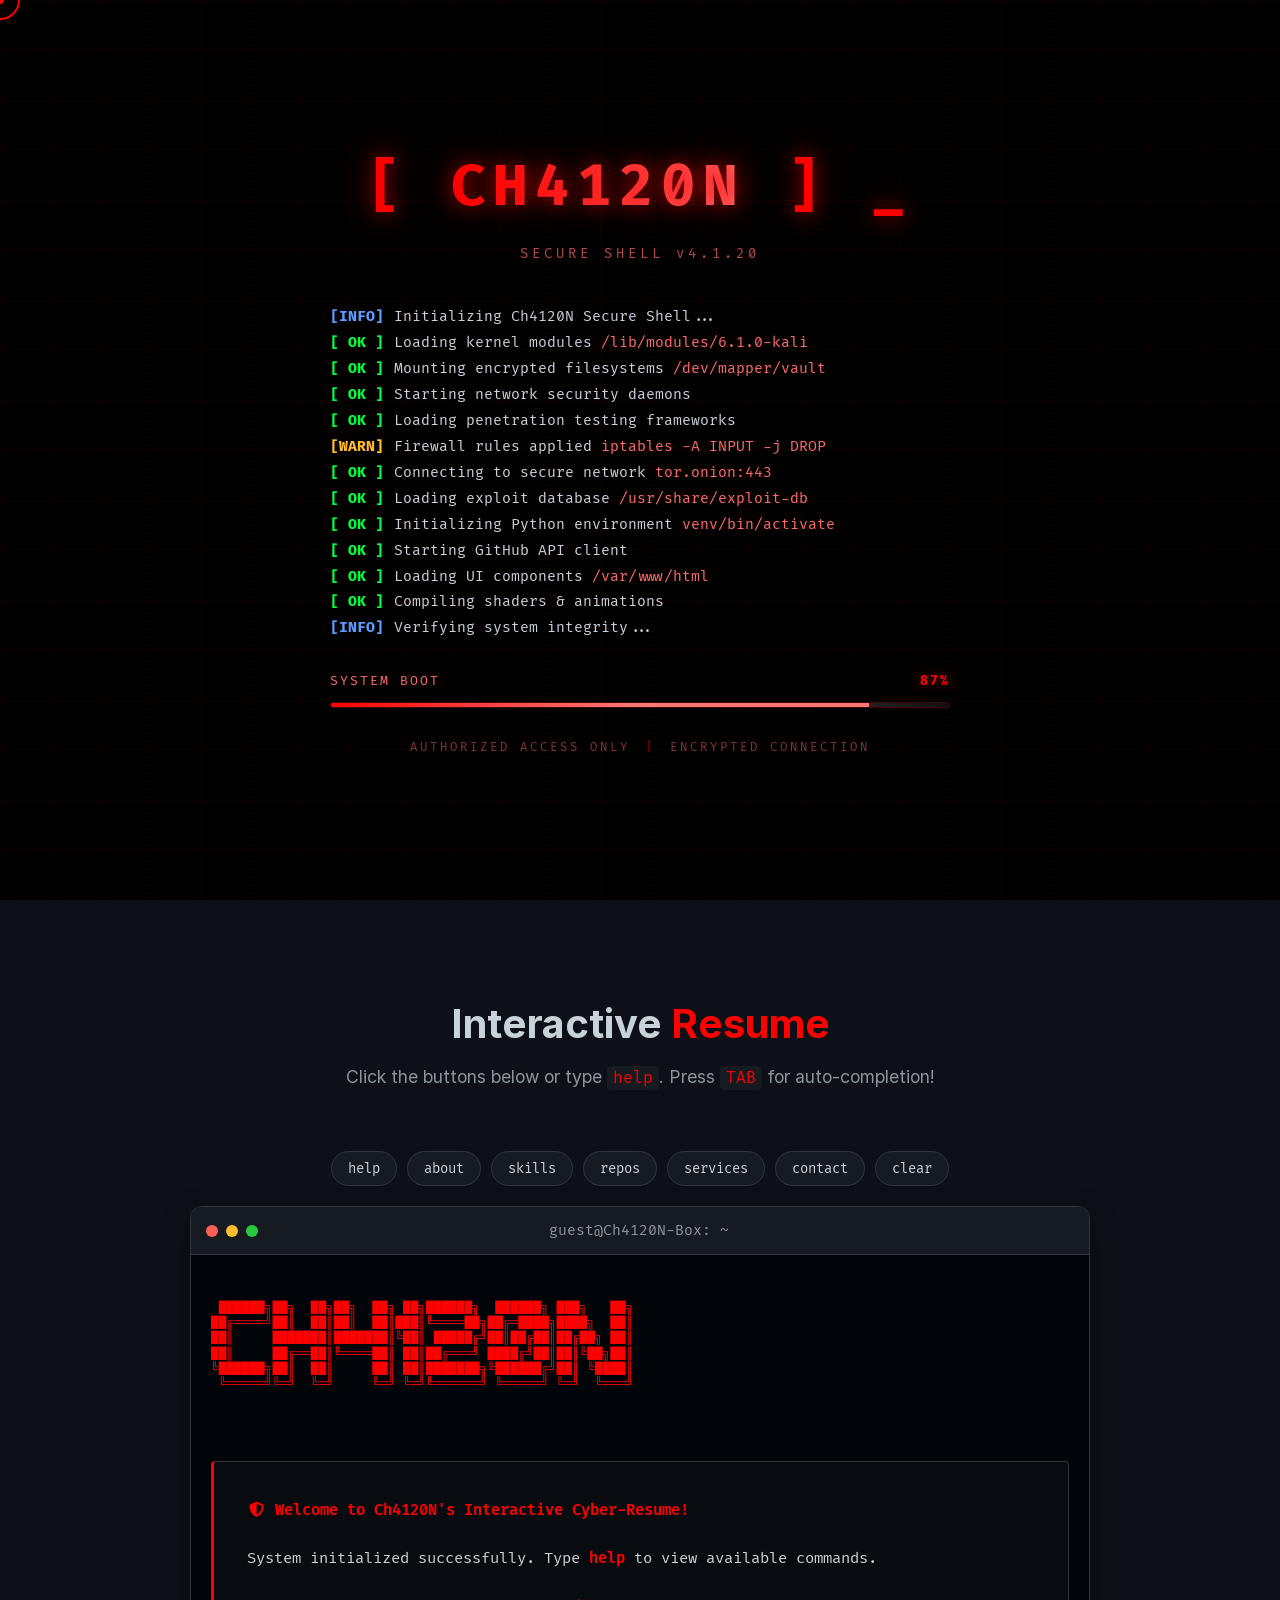
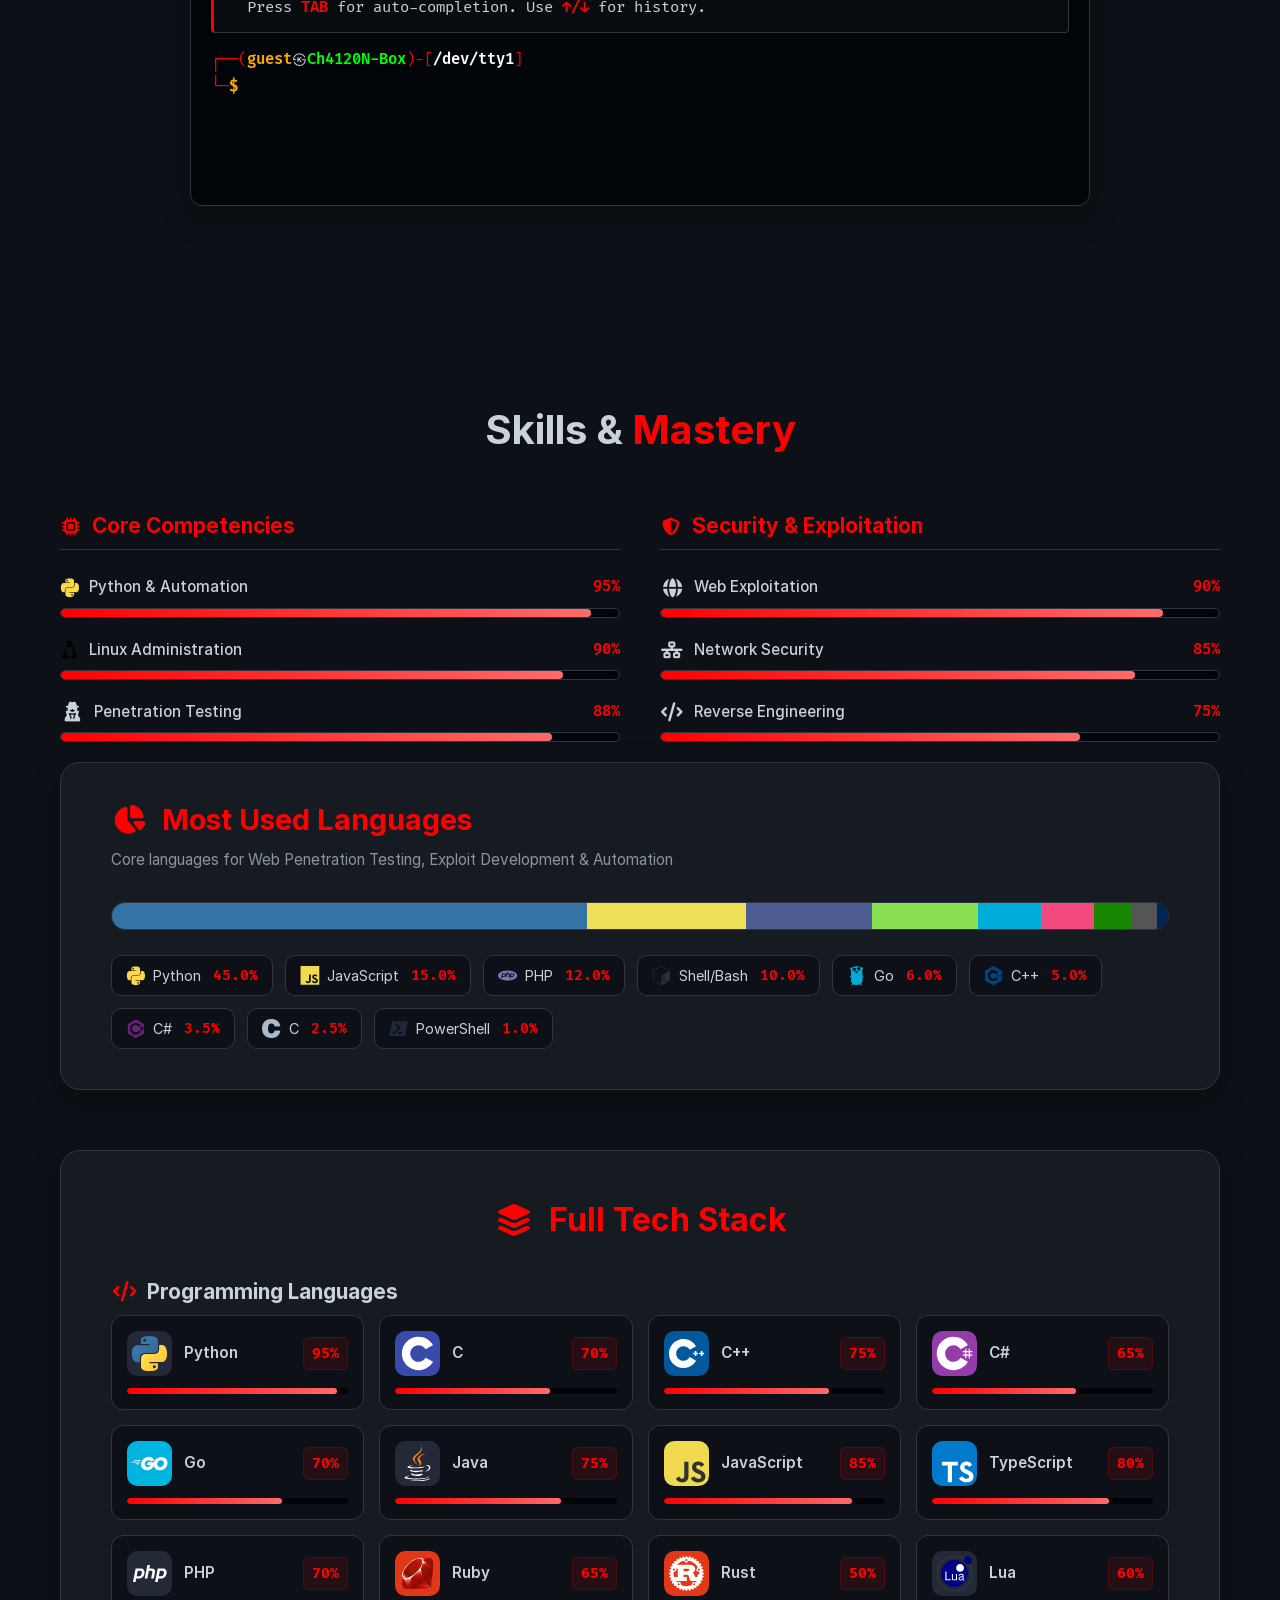
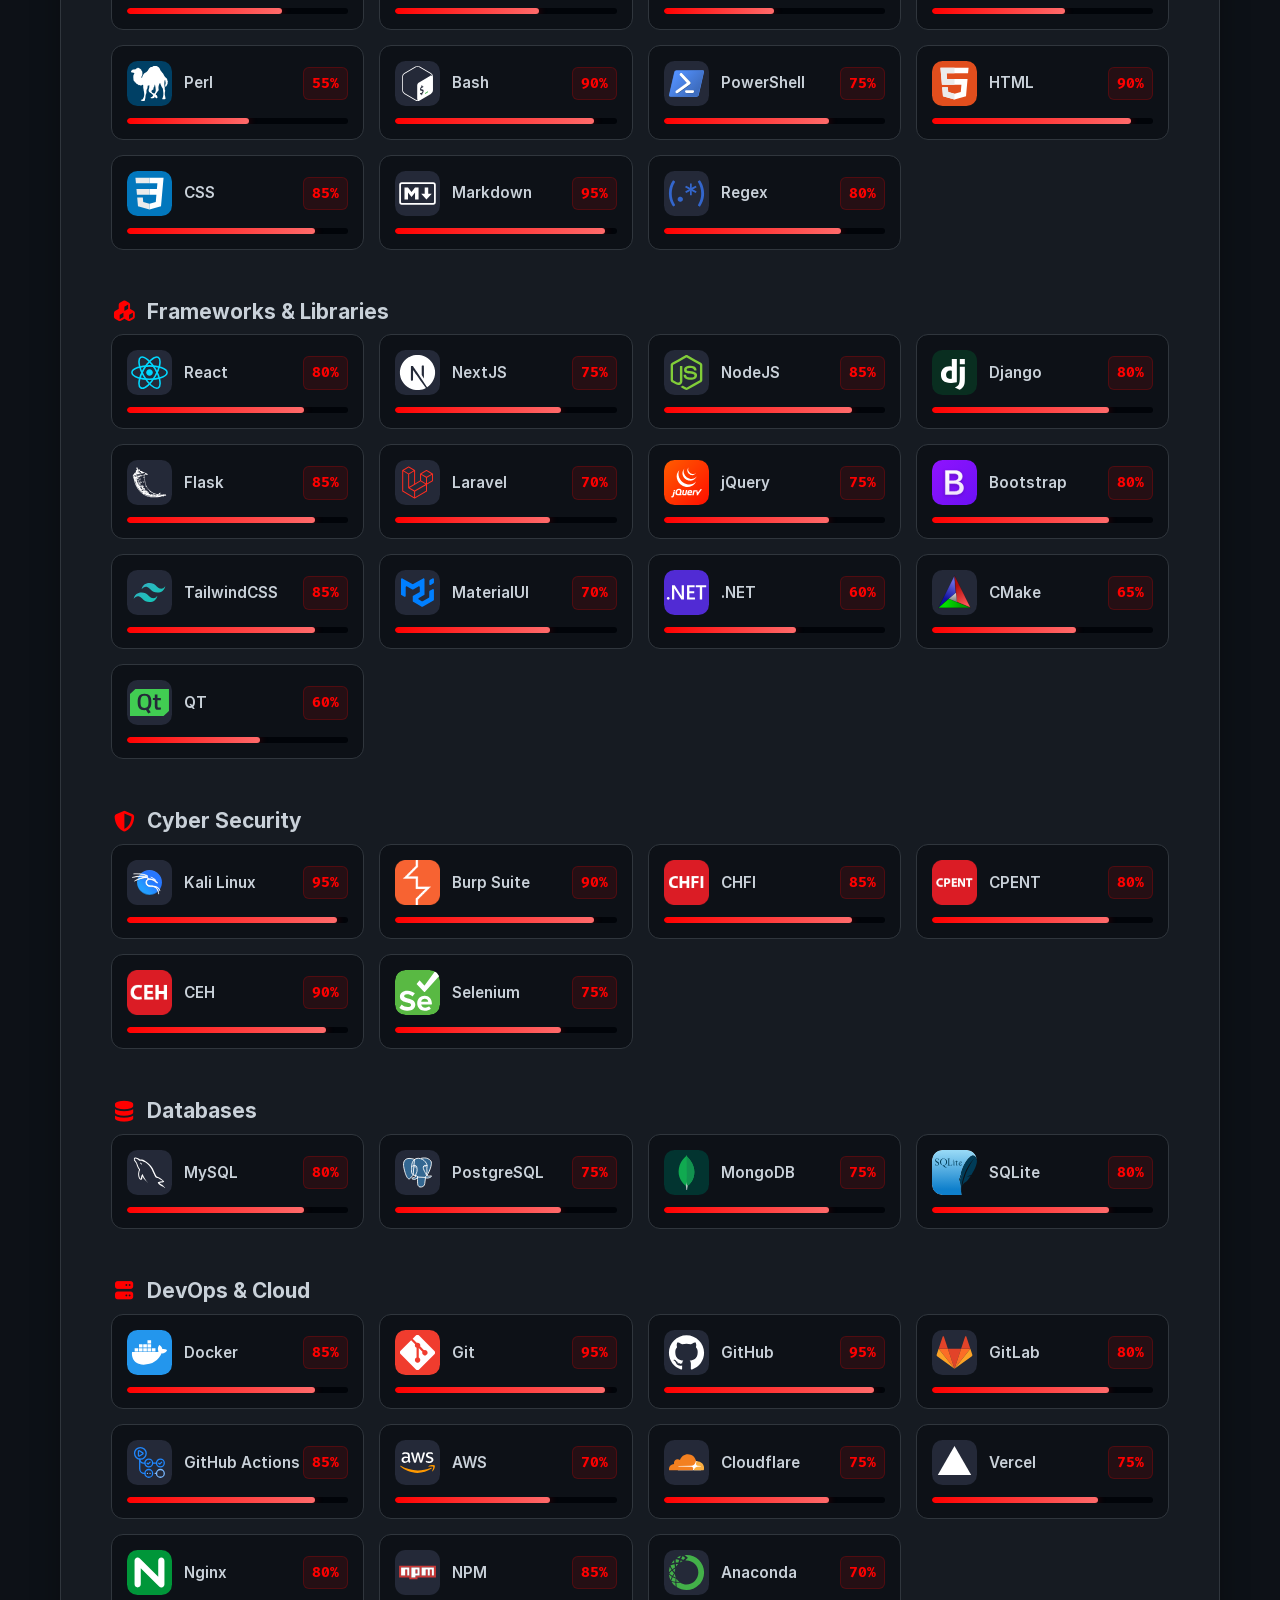
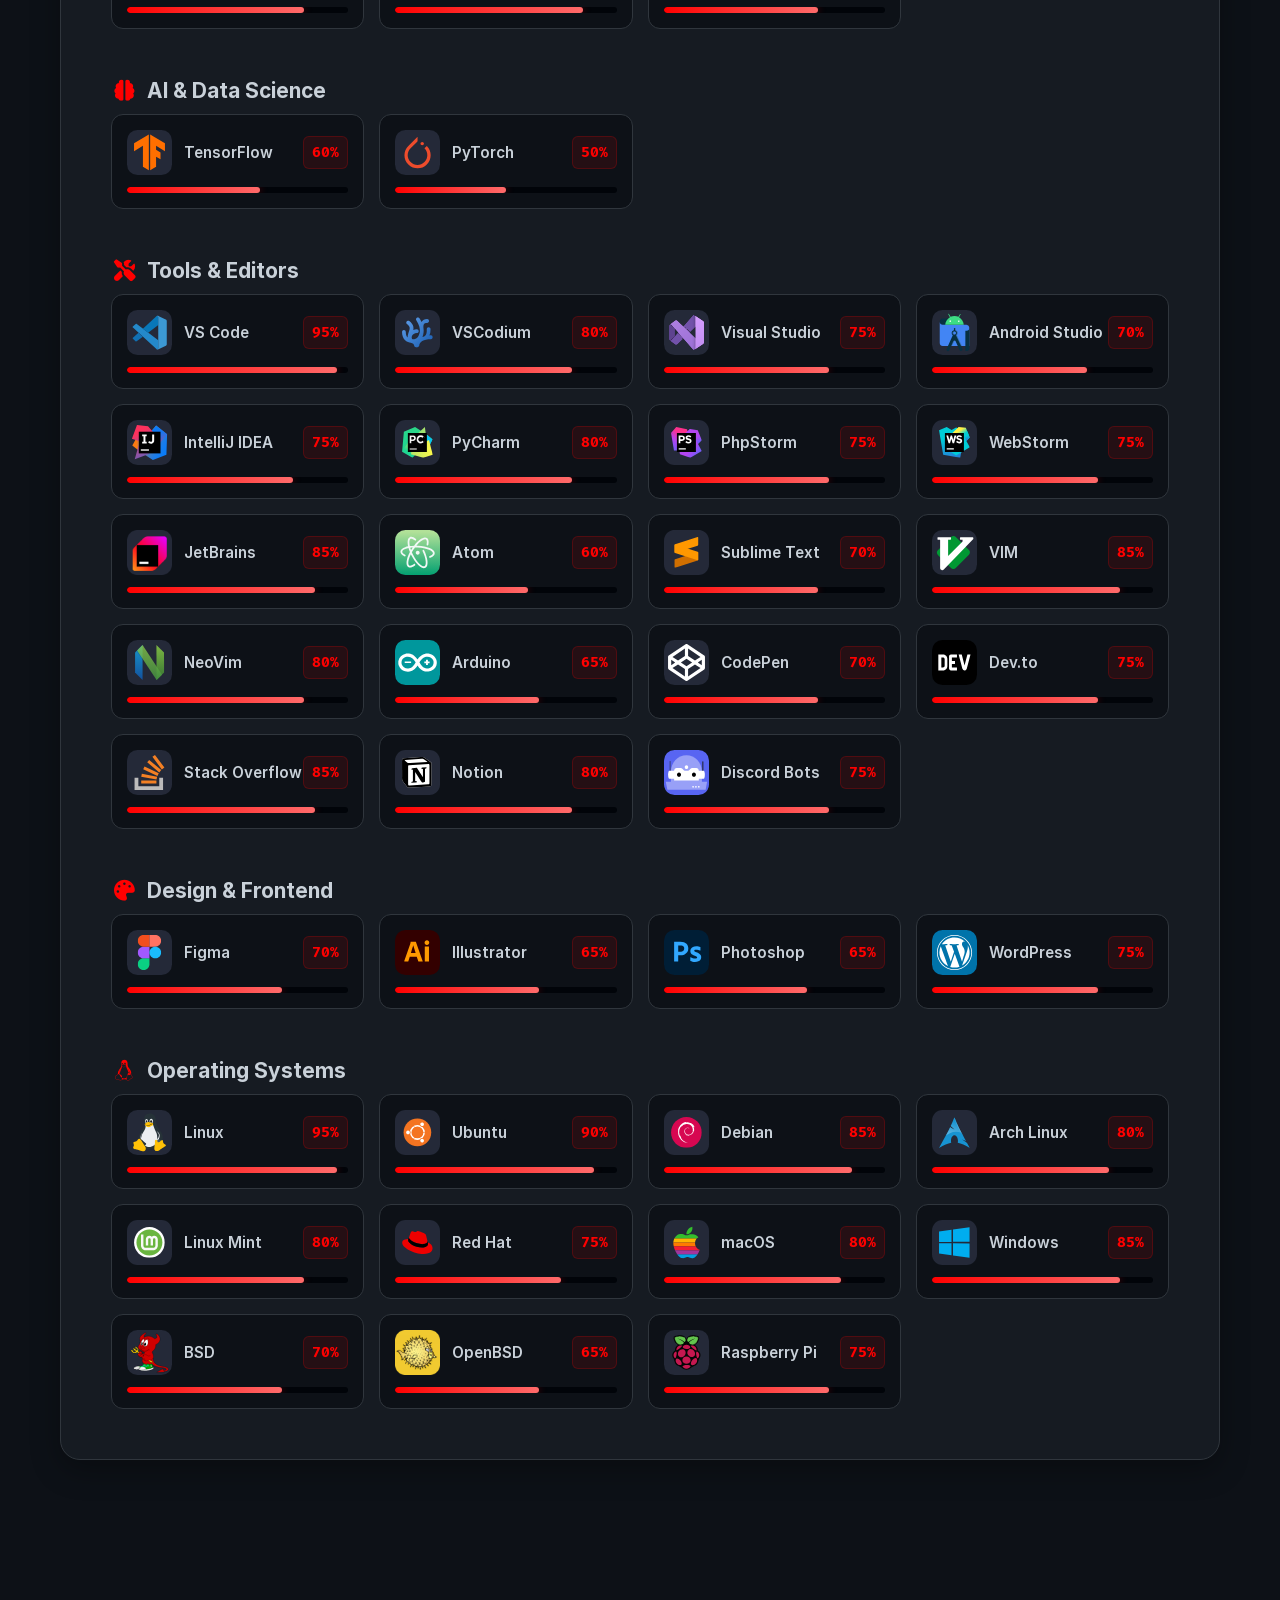
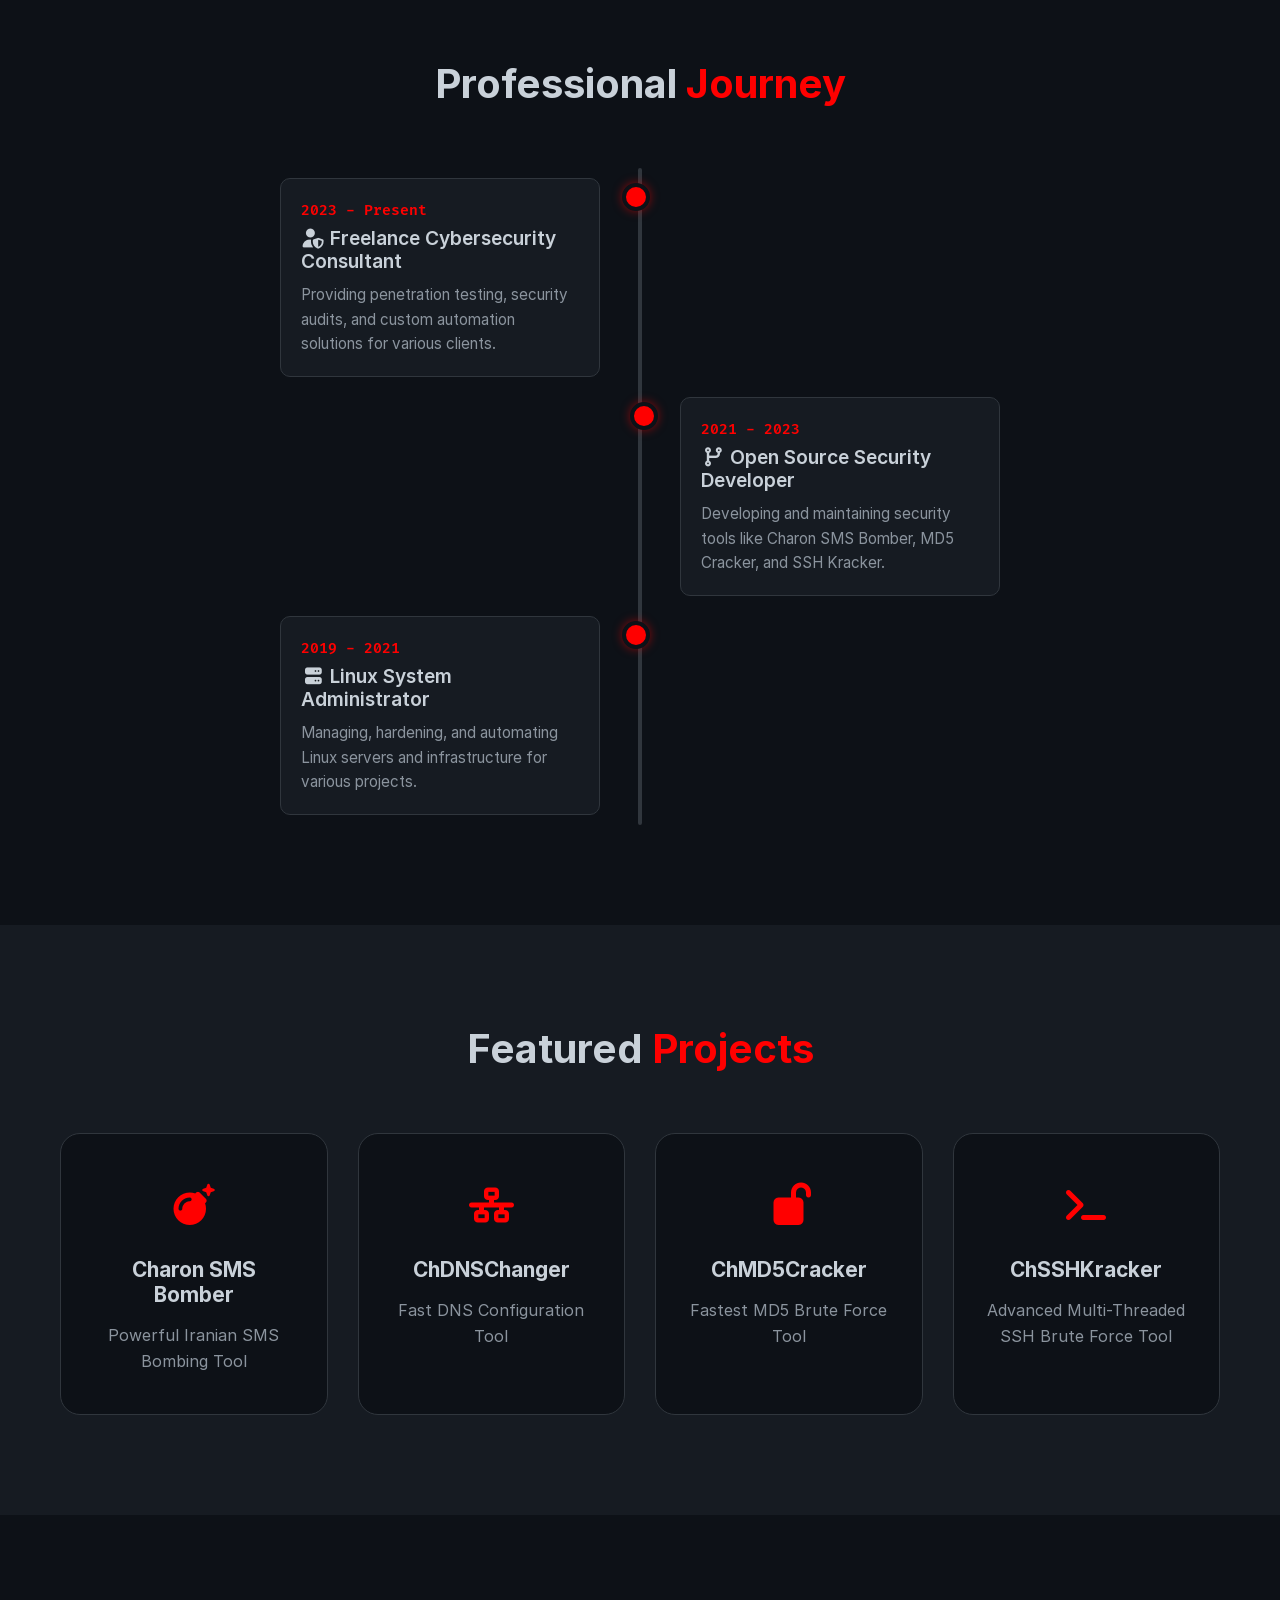
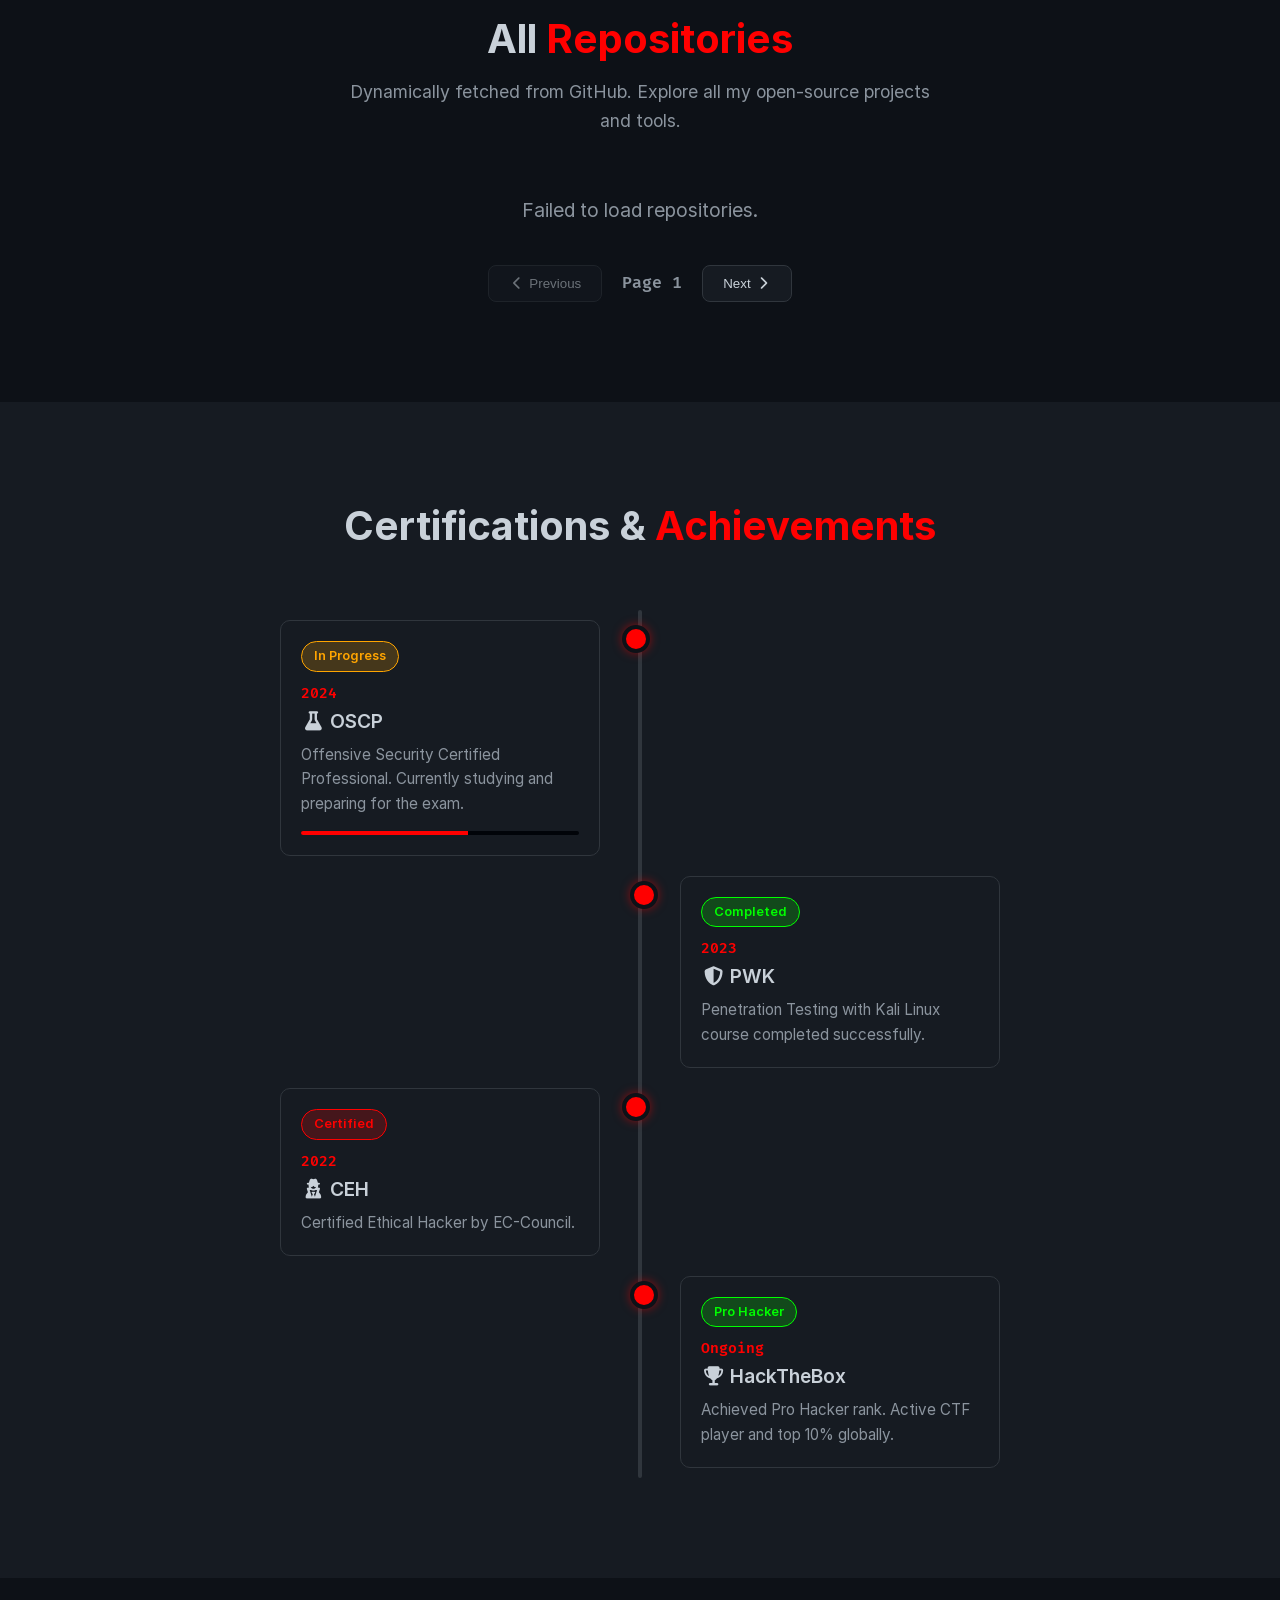
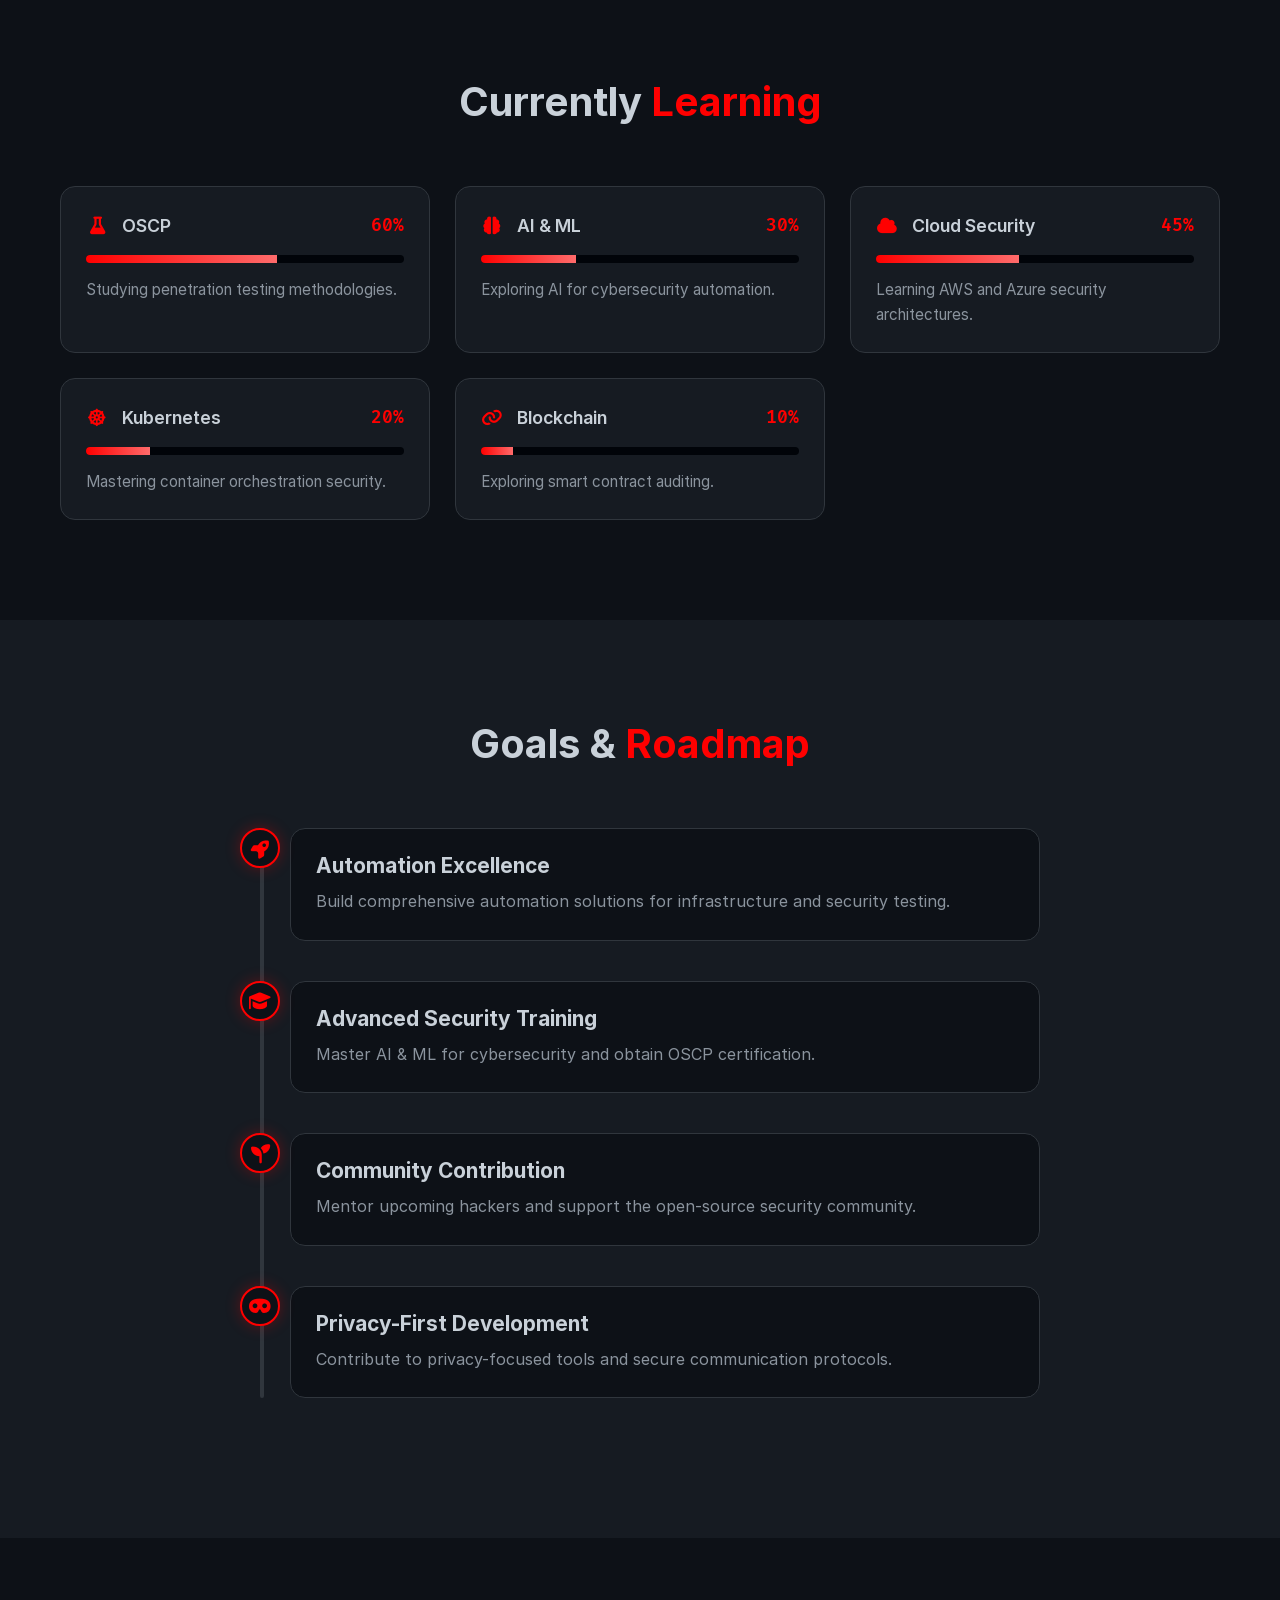
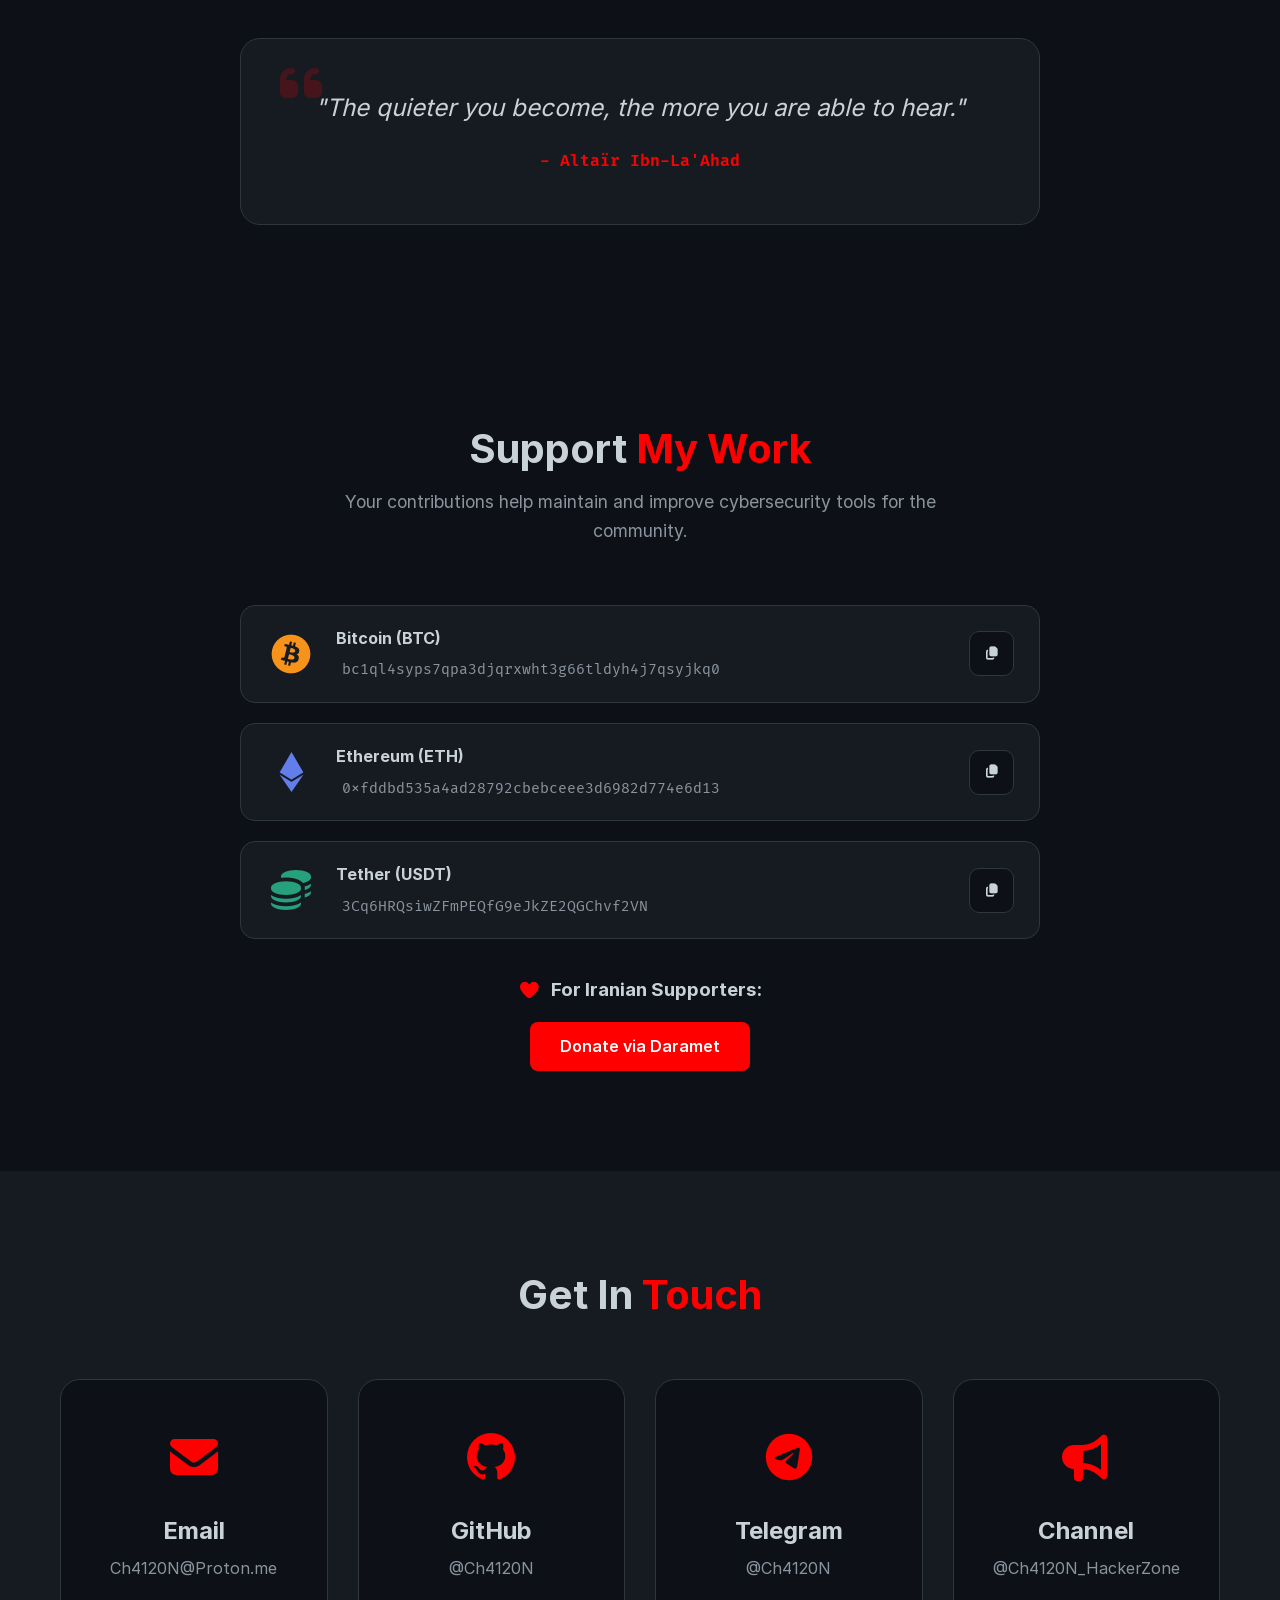
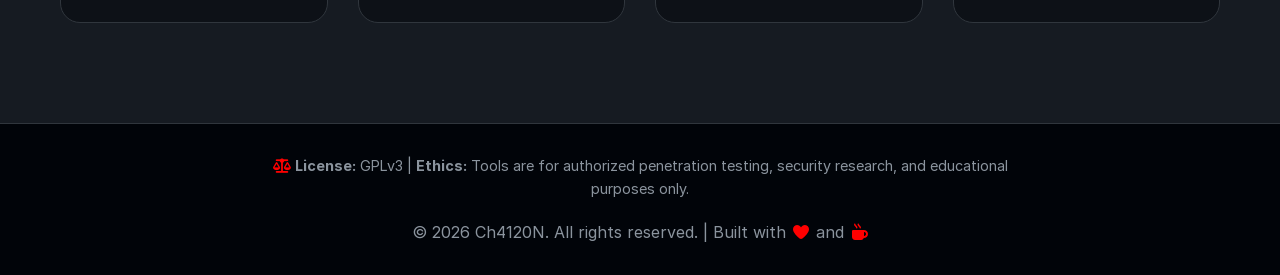
<file: public/index.html>
<!DOCTYPE html>
<html lang="en" data-theme="dark">
<head>
    <!-- Basic SEO Meta Tags -->
    <meta charset="UTF-8">
    <meta name="viewport" content="width=device-width, initial-scale=1.0">
    <title>Ch4120N | Cybersecurity Expert, Penetration Tester & Ethical Hacker</title>
    <meta name="description" content="Interactive cybersecurity portfolio of Ch4120N. Explore my skills, projects, and professional journey through a Kali Linux-style web terminal. Specializing in ethical hacking, Linux automation, and open-source security tools.">
    <meta name="keywords" content="Ch4120N, Cybersecurity Expert, Penetration Tester, Ethical Hacker, Linux Automation, Open Source Developer, Security Consultant, Bug Bounty Hunter, CTF Player, OSCP, CEH, Python Developer, Security Researcher, Interactive Resume, Web Terminal, Kali Linux">
    <meta name="author" content="Ch4120N">
    <meta name="robots" content="index, follow">
    <link rel="canonical" href="https://ch4120n.github.io/">

    <!-- Static Favicon (for something went wrong)-->
    <link rel="shortcut icon" href="favicon.png" type="image/x-icon">

    <!-- Dynamic Animated Favicon -->
    <link id="dynamic-favicon" rel="icon" type="image/png" href="">

    <!-- Open Graph / Facebook & LinkedIn -->
    <meta property="og:type" content="website">
    <meta property="og:url" content="https://ch4120n.github.io/">
    <meta property="og:title" content="Ch4120N | Cybersecurity Expert & Penetration Tester">
    <meta property="og:description" content="Explore my interactive cybersecurity portfolio. Featuring a Kali Linux-style web terminal, dynamic GitHub API integration, and a showcase of my ethical hacking projects.">
    <meta property="og:image" content="./images/og/og-image.jpg">
    <meta property="og:image:width" content="1200">
    <meta property="og:image:height" content="630">

    <!-- Twitter Card -->
    <meta property="twitter:card" content="summary_large_image">
    <meta property="twitter:url" content="https://ch4120n.github.io/">
    <meta property="twitter:title" content="Ch4120N | Cybersecurity Expert & Penetration Tester">
    <meta property="twitter:description" content="Explore my interactive cybersecurity portfolio. Featuring a Kali Linux-style web terminal, dynamic GitHub API integration, and a showcase of my ethical hacking projects.">
    <meta property="twitter:image" content="./images/og/og-image.jpg">

    <!-- Search Engine Verification -->
    <meta name="google-site-verification" content="oFwegoEhdhAb9c0YOeB6q9c5_7iLlU1gRvxLJ8Cj9bQ" />

    <!-- Structured Data (JSON-LD) for Google Knowledge Panel -->
    <script type="application/ld+json">
    {
      "@context": "https://schema.org",
      "@type": "Person",
      "name": "Ch4120N",
      "url": "https://ch4120n.github.io",
      "jobTitle": "Cybersecurity Expert & Penetration Tester",
      "email": "mailto:Ch4120N@Proton.me",
      "knowsAbout": ["Cybersecurity", "Penetration Testing", "Ethical Hacking", "Linux Administration", "Python", "Open Source Security", "Bug Bounty"],
      "sameAs": [
        "https://github.com/Ch4120N",
        "https://t.me/Ch4120N",
        "https://t.me/Ch4120N_HackerZone"
      ]
    }
    </script>
    <script type="application/ld+json">
    {
      "@context": "https://schema.org",
      "@type": "WebSite",
      "name": "Ch4120N Portfolio",
      "url": "https://ch4120n.github.io",
      "description": "Interactive cybersecurity portfolio and resume."
    }
    </script>

    <!-- Fonts -->
    <link rel="stylesheet" href="css/fonts.css">
    <link rel="stylesheet" href="fonts/fontawesome/css/all.min.css">
    <link rel="stylesheet" href="fonts/devicon/devicon.min.css">

    <!-- CSS  -->
    <link rel="stylesheet" href="css/variables.css">
    <link rel="stylesheet" href="css/base.css">
    <link rel="stylesheet" href="css/components.css">
    <link rel="stylesheet" href="css/loader.css">
    <link rel="stylesheet" href="css/terminal.css">
    <link rel="stylesheet" href="css/cursor.css">
    <link rel="stylesheet" href="css/responsive.css">

</head>
<body>
    <div id="loader" class="loader">
        <div class="loader-bg">
            <div class="scanlines"></div>
            <div class="grid-overlay"></div>
        </div>
        
        <div class="loader-content">
            <div class="loader-header">
                <div class="loader-logo">
                    <span class="logo-bracket">[</span>
                    <span class="logo-text">CH4120N</span>
                    <span class="logo-bracket">]</span>
                    <span class="logo-blink">_</span>
                </div>
                <div class="loader-subtitle">SECURE SHELL v4.1.20</div>
            </div>
            
            <div class="boot-sequence" id="bootSequence"></div>
            
            <div class="loader-progress">
                <div class="progress-header">
                    <span class="progress-label">SYSTEM BOOT</span>
                    <span class="progress-percent" id="progressPercent">0%</span>
                </div>
                <div class="progress-track">
                    <div class="progress-fill" id="progressFill"></div>
                    <div class="progress-glow"></div>
                </div>
            </div>
            
            <div class="loader-footer">
                <span class="footer-text">AUTHORIZED ACCESS ONLY</span>
                <span class="footer-separator">|</span>
                <span class="footer-text">ENCRYPTED CONNECTION</span>
            </div>
        </div>
    </div>

    <canvas id="global-particles"></canvas>

    <div class="cursor-dot"></div>
    <div class="cursor-outline"></div>
    <button id="back-to-top" title="Go to top"><i class="fas fa-arrow-up"></i></button>

    <header class="header" id="header">
        <div class="container header-container">
            <a href="#" class="logo">Ch4120N<span class="logo-accent">_</span></a>

            <button class="menu-toggle" id="menu-toggle" aria-label="Toggle Menu">
                <span></span><span></span><span></span>
            </button>

            <nav class="nav" id="main-nav">
                <a href="#hero" class="nav-link">Home</a>
                <a href="#terminal-section" class="nav-link">Terminal</a>
                <a href="#skills-section" class="nav-link">Skills</a>
                <a href="#projects" class="nav-link">Projects</a>
                <a href="#repositories" class="nav-link">Repositories</a>
                <a href="#certifications" class="nav-link">Certifications</a>
                <a href="#learning" class="nav-link">Learning</a>
                <a href="#goals" class="nav-link">Goals</a>
                <a href="#support" class="nav-link">Support</a>
                <a href="#contact" class="nav-link">Contact</a>
            </nav>
            
            <button class="theme-toggle" id="theme-toggle" aria-label="Toggle theme">
                <svg class="icon-sun" xmlns="http://www.w3.org/2000/svg" width="20" height="20" viewBox="0 0 24 24" fill="none" stroke="currentColor" stroke-width="2"><circle cx="12" cy="12" r="5"></circle><line x1="12" y1="1" x2="12" y2="3"></line><line x1="12" y1="21" x2="12" y2="23"></line><line x1="4.22" y1="4.22" x2="5.64" y2="5.64"></line><line x1="18.36" y1="18.36" x2="19.78" y2="19.78"></line><line x1="1" y1="12" x2="3" y2="12"></line><line x1="21" y1="12" x2="23" y2="12"></line><line x1="4.22" y1="19.78" x2="5.64" y2="18.36"></line><line x1="18.36" y1="5.64" x2="19.78" y2="4.22"></line></svg>
                <svg class="icon-moon" xmlns="http://www.w3.org/2000/svg" width="20" height="20" viewBox="0 0 24 24" fill="none" stroke="currentColor" stroke-width="2"><path d="M21 12.79A9 9 0 1 1 11.21 3 7 7 0 0 0 21 12.79z"></path></svg>
            </button>
        </div>
    </header>

    <section class="hero" id="hero">
        <div class="container hero-container">
            <div class="hero-content">
                <div class="system-status">
                    <div class="status-item"><span class="status-dot online"></span> Status: Online</div>
                    <div class="status-item"><i class="fas fa-map-marker-alt"></i> Location: Earth</div>
                    <div class="status-item"><i class="fas fa-briefcase"></i> Available: Yes</div>
                </div>
                <p class="hero-greeting">Hello, World! I'm</p>
                <h1 class="hero-title">Ch4120N</h1>
                <h2 class="hero-subtitle"><span class="typed-text"></span><span class="cursor-blink">&nbsp;</span></h2>
                <p class="hero-description">A passionate security-driven technologist specializing in ethical hacking, penetration testing, and building robust cybersecurity solutions.</p>
                <div class="hero-buttons">
                    <a href="#terminal-section" class="btn btn-primary"><i class="fas fa-terminal"></i> Open Terminal</a>
                    <a href="https://github.com/Ch4120N" target="_blank" class="btn btn-secondary"><i class="fab fa-github"></i> GitHub Profile</a>
                </div>
            </div>
            <div class="hero-image">
                <img src="images/animated/hero.gif" alt="Ch4120N Hero Animation" class="hero-gif">
            </div>
        </div>
    </section>

    <section class="terminal-section" id="terminal-section">
        <div class="container">
            <div class="section-header">
                <h2 class="section-title">Interactive <span class="text-accent">Resume</span></h2>
                <p class="section-subtitle">Click the buttons below or type <code>help</code>. Press <code>TAB</code> for auto-completion!</p>
            </div>
            <div class="terminal-quick-cmds" id="quick-cmds">
                <button class="quick-cmd-btn" data-cmd="help">help</button>
                <button class="quick-cmd-btn" data-cmd="about">about</button>
                <button class="quick-cmd-btn" data-cmd="skills">skills</button>
                <button class="quick-cmd-btn" data-cmd="repos">repos</button>
                <button class="quick-cmd-btn" data-cmd="services">services</button>
                <button class="quick-cmd-btn" data-cmd="contact">contact</button>
                <button class="quick-cmd-btn" data-cmd="clear">clear</button>
            </div>
            <div class="terminal-window" id="terminal-window">
                <div class="terminal-header">
                    <div class="terminal-buttons">
                        <span class="btn-close"></span><span class="btn-minimize"></span><span class="btn-maximize"></span>
                    </div>
                    <div class="terminal-title">guest@Ch4120N-Box: ~</div>
                    <div class="terminal-header-right"></div>
                </div>
                <div class="terminal-body" id="terminal-body">
                    <div class="terminal-output" id="terminal-output"></div>
                    <div class="terminal-prompt-multi">
                        <div class="prompt-line-1">
                            <div class="prompt-symbol">┌──(</div>
                            <div class="prompt-user">guest</div>
                            <div class="prompt-at">㉿</div>
                            <div class="prompt-host">Ch4120N-Box</div>
                            <div class="prompt-symbol">)-[</div>
                            <div class="prompt-path">/dev/tty1</div>
                            <div class="prompt-symbol">]</div>
                        </div>
                        <div class="terminal-input-line">
                            <div class="prompt-line-2">
                                <div class="prompt-symbol">└─</div>
                                <div class="prompt-symbol-root">$</div>
                            </div>
                            <input type="text" id="terminal-input" class="terminal-input" autocomplete="off" spellcheck="false">
                            <div id="caret" class="block-cursor"></div>
                        </div>
                    </div>
                </div>
            </div>
        </div>
    </section>

    <section class="skills-section" id="skills-section">
        <div class="container">
            <div class="section-header">
                <h2 class="section-title">Skills & <span class="text-accent">Mastery</span></h2>
            </div>
            <div class="skills-grid">
                <div class="skill-category">
                    <h3><i class="fas fa-microchip"></i> Core Competencies</h3>
                    <div class="skill-item" data-progress="95"><div class="skill-header"><span class="skill-name"><i class="devicon-python-plain colored"></i> Python & Automation</span><span class="skill-percent">95%</span></div><div class="progress-bar-container"><div class="progress-bar-fill"></div></div></div>
                    <div class="skill-item" data-progress="90"><div class="skill-header"><span class="skill-name"><i class="devicon-linux-plain colored"></i> Linux Administration</span><span class="skill-percent">90%</span></div><div class="progress-bar-container"><div class="progress-bar-fill"></div></div></div>
                    <div class="skill-item" data-progress="88"><div class="skill-header"><span class="skill-name"><i class="fas fa-user-secret"></i> Penetration Testing</span><span class="skill-percent">88%</span></div><div class="progress-bar-container"><div class="progress-bar-fill"></div></div></div>
                </div>
                <div class="skill-category">
                    <h3><i class="fas fa-shield-halved"></i> Security & Exploitation</h3>
                    <div class="skill-item" data-progress="90"><div class="skill-header"><span class="skill-name"><i class="fas fa-globe"></i> Web Exploitation</span><span class="skill-percent">90%</span></div><div class="progress-bar-container"><div class="progress-bar-fill"></div></div></div>
                    <div class="skill-item" data-progress="85"><div class="skill-header"><span class="skill-name"><i class="fas fa-network-wired"></i> Network Security</span><span class="skill-percent">85%</span></div><div class="progress-bar-container"><div class="progress-bar-fill"></div></div></div>
                    <div class="skill-item" data-progress="75"><div class="skill-header"><span class="skill-name"><i class="fas fa-code"></i> Reverse Engineering</span><span class="skill-percent">75%</span></div><div class="progress-bar-container"><div class="progress-bar-fill"></div></div></div>
                </div>
            </div>
            
            <div class="most-used-wrapper">
                <h3 class="most-used-title"><i class="fas fa-chart-pie"></i> Most Used Languages</h3>
                <p class="most-used-subtitle">Core languages for Web Penetration Testing, Exploit Development & Automation</p>
                
                <div class="lang-slider-container" id="langSlider">
                    <div class="lang-slider">
                        <div class="lang-segment" data-lang="python" style="width: 45%; background-color: #3572A5;"></div>
                        <div class="lang-segment" data-lang="javascript" style="width: 15%; background-color: #f1e05a;"></div>
                        <div class="lang-segment" data-lang="php" style="width: 12%; background-color: #4F5D95;"></div>
                        <div class="lang-segment" data-lang="bash" style="width: 10%; background-color: #89e051;"></div>
                        <div class="lang-segment" data-lang="go" style="width: 6%; background-color: #00ADD8;"></div>
                        <div class="lang-segment" data-lang="cpp" style="width: 5%; background-color: #f34b7d;"></div>
                        <div class="lang-segment" data-lang="csharp" style="width: 3.5%; background-color: #178600;"></div>
                        <div class="lang-segment" data-lang="c" style="width: 2.5%; background-color: #555555;"></div>
                        <div class="lang-segment" data-lang="powershell" style="width: 1%; background-color: #012456;"></div>
                    </div>
                    
                    <div class="lang-labels">
                        <div class="lang-label" data-lang="python"><i class="devicon-python-plain colored"></i><span>Python</span><span class="lang-percent">45.0%</span></div>
                        <div class="lang-label" data-lang="javascript"><i class="devicon-javascript-plain colored"></i><span>JavaScript</span><span class="lang-percent">15.0%</span></div>
                        <div class="lang-label" data-lang="php"><i class="devicon-php-plain colored"></i><span>PHP</span><span class="lang-percent">12.0%</span></div>
                        <div class="lang-label" data-lang="bash"><i class="devicon-bash-plain colored"></i><span>Shell/Bash</span><span class="lang-percent">10.0%</span></div>
                        <div class="lang-label" data-lang="go"><i class="devicon-go-plain colored"></i><span>Go</span><span class="lang-percent">6.0%</span></div>
                        <div class="lang-label" data-lang="cpp"><i class="devicon-cplusplus-plain colored"></i><span>C++</span><span class="lang-percent">5.0%</span></div>
                        <div class="lang-label" data-lang="csharp"><i class="devicon-csharp-plain colored"></i><span>C#</span><span class="lang-percent">3.5%</span></div>
                        <div class="lang-label" data-lang="c"><i class="devicon-c-plain colored"></i><span>C</span><span class="lang-percent">2.5%</span></div>
                        <div class="lang-label" data-lang="powershell"><i class="devicon-powershell-plain colored"></i><span>PowerShell</span><span class="lang-percent">1.0%</span></div>
                    </div>
                </div>
            </div>

            <div class="tech-stack-wrapper">
                <h3 class="tech-stack-title"><i class="fas fa-layer-group"></i> Full Tech Stack</h3>
                <div class="tech-categories">
                    <div class="tech-category">
                        <div class="tech-category-header"><h4><i class="fas fa-code"></i> Programming Languages</h4></div>
                        <div class="tech-grid">
                            <div class="tech-item-card"><div class="tech-card-header"><div class="tech-card-left"><img src="./images/icons/Python-Dark.svg" width="50" height="50" alt="Python" title="Python" class="tech-icon" /><span class="tech-name">Python</span></div><span class="tech-percent">95%</span></div><div class="tech-progress"><div class="tech-progress-fill" data-progress="95"></div></div></div>
                            <div class="tech-item-card"><div class="tech-card-header"><div class="tech-card-left"><img src="./images/icons/C.svg" width="50" height="50" alt="C" title="C" class="tech-icon" /><span class="tech-name">C</span></div><span class="tech-percent">70%</span></div><div class="tech-progress"><div class="tech-progress-fill" data-progress="70"></div></div></div>
                            <div class="tech-item-card"><div class="tech-card-header"><div class="tech-card-left"><img src="./images/icons/CPP.svg" width="50" height="50" alt="C++" title="C++" class="tech-icon" /><span class="tech-name">C++</span></div><span class="tech-percent">75%</span></div><div class="tech-progress"><div class="tech-progress-fill" data-progress="75"></div></div></div>
                            <div class="tech-item-card"><div class="tech-card-header"><div class="tech-card-left"><img src="./images/icons/CS.svg" width="50" height="50" alt="C#" title="C#" class="tech-icon" /><span class="tech-name">C#</span></div><span class="tech-percent">65%</span></div><div class="tech-progress"><div class="tech-progress-fill" data-progress="65"></div></div></div>
                            <div class="tech-item-card"><div class="tech-card-header"><div class="tech-card-left"><img src="./images/icons/GoLang.svg" width="50" height="50" alt="Go" title="Go" class="tech-icon" /><span class="tech-name">Go</span></div><span class="tech-percent">70%</span></div><div class="tech-progress"><div class="tech-progress-fill" data-progress="70"></div></div></div>
                            <div class="tech-item-card"><div class="tech-card-header"><div class="tech-card-left"><img src="./images/icons/Java-Dark.svg" width="50" height="50" alt="Java" title="Java" class="tech-icon" /><span class="tech-name">Java</span></div><span class="tech-percent">75%</span></div><div class="tech-progress"><div class="tech-progress-fill" data-progress="75"></div></div></div>
                            <div class="tech-item-card"><div class="tech-card-header"><div class="tech-card-left"><img src="./images/icons/JavaScript.svg" width="50" height="50" alt="JavaScript" title="JavaScript" class="tech-icon" /><span class="tech-name">JavaScript</span></div><span class="tech-percent">85%</span></div><div class="tech-progress"><div class="tech-progress-fill" data-progress="85"></div></div></div>
                            <div class="tech-item-card"><div class="tech-card-header"><div class="tech-card-left"><img src="./images/icons/TypeScript.svg" width="50" height="50" alt="TypeScript" title="TypeScript" class="tech-icon" /><span class="tech-name">TypeScript</span></div><span class="tech-percent">80%</span></div><div class="tech-progress"><div class="tech-progress-fill" data-progress="80"></div></div></div>
                            <div class="tech-item-card"><div class="tech-card-header"><div class="tech-card-left"><img src="./images/icons/PHP-Dark.svg" width="50" height="50" alt="PHP" title="PHP" class="tech-icon" /><span class="tech-name">PHP</span></div><span class="tech-percent">70%</span></div><div class="tech-progress"><div class="tech-progress-fill" data-progress="70"></div></div></div>
                            <div class="tech-item-card"><div class="tech-card-header"><div class="tech-card-left"><img src="./images/icons/Ruby.svg" width="50" height="50" alt="Ruby" title="Ruby" class="tech-icon" /><span class="tech-name">Ruby</span></div><span class="tech-percent">65%</span></div><div class="tech-progress"><div class="tech-progress-fill" data-progress="65"></div></div></div>
                            <div class="tech-item-card"><div class="tech-card-header"><div class="tech-card-left"><img src="./images/icons/Rust.svg" width="50" height="50" alt="Rust" title="Rust" class="tech-icon" /><span class="tech-name">Rust</span></div><span class="tech-percent">50%</span></div><div class="tech-progress"><div class="tech-progress-fill" data-progress="50"></div></div></div>
                            <div class="tech-item-card"><div class="tech-card-header"><div class="tech-card-left"><img src="./images/icons/Lua-Dark.svg" width="50" height="50" alt="Lua" title="Lua" class="tech-icon" /><span class="tech-name">Lua</span></div><span class="tech-percent">60%</span></div><div class="tech-progress"><div class="tech-progress-fill" data-progress="60"></div></div></div>
                            <div class="tech-item-card"><div class="tech-card-header"><div class="tech-card-left"><img src="./images/icons/Perl.svg" width="50" height="50" alt="Perl" title="Perl" class="tech-icon" /><span class="tech-name">Perl</span></div><span class="tech-percent">55%</span></div><div class="tech-progress"><div class="tech-progress-fill" data-progress="55"></div></div></div>
                            <div class="tech-item-card"><div class="tech-card-header"><div class="tech-card-left"><img src="./images/icons/Bash-Dark.svg" width="50" height="50" alt="Bash" title="Bash" class="tech-icon" /><span class="tech-name">Bash</span></div><span class="tech-percent">90%</span></div><div class="tech-progress"><div class="tech-progress-fill" data-progress="90"></div></div></div>
                            <div class="tech-item-card"><div class="tech-card-header"><div class="tech-card-left"><img src="./images/icons/Powershell-Dark.svg" width="50" height="50" alt="PowerShell" title="PowerShell" class="tech-icon" /><span class="tech-name">PowerShell</span></div><span class="tech-percent">75%</span></div><div class="tech-progress"><div class="tech-progress-fill" data-progress="75"></div></div></div>
                            <div class="tech-item-card"><div class="tech-card-header"><div class="tech-card-left"><img src="./images/icons/HTML.svg" width="50" height="50" alt="HTML" title="HTML" class="tech-icon" /><span class="tech-name">HTML</span></div><span class="tech-percent">90%</span></div><div class="tech-progress"><div class="tech-progress-fill" data-progress="90"></div></div></div>
                            <div class="tech-item-card"><div class="tech-card-header"><div class="tech-card-left"><img src="./images/icons/CSS.svg" width="50" height="50" alt="CSS" title="CSS" class="tech-icon" /><span class="tech-name">CSS</span></div><span class="tech-percent">85%</span></div><div class="tech-progress"><div class="tech-progress-fill" data-progress="85"></div></div></div>
                            <div class="tech-item-card"><div class="tech-card-header"><div class="tech-card-left"><img src="./images/icons/Markdown-Dark.svg" width="50" height="50" alt="Markdown" title="Markdown" class="tech-icon" /><span class="tech-name">Markdown</span></div><span class="tech-percent">95%</span></div><div class="tech-progress"><div class="tech-progress-fill" data-progress="95"></div></div></div>
                            <div class="tech-item-card"><div class="tech-card-header"><div class="tech-card-left"><img src="./images/icons/Regex-Dark.svg" width="50" height="50" alt="Regex" title="Regex" class="tech-icon" /><span class="tech-name">Regex</span></div><span class="tech-percent">80%</span></div><div class="tech-progress"><div class="tech-progress-fill" data-progress="80"></div></div></div>
                        </div>
                    </div>
                    <div class="tech-category">
                        <div class="tech-category-header"><h4><i class="fas fa-cubes"></i> Frameworks & Libraries</h4></div>
                        <div class="tech-grid">
                            <div class="tech-item-card"><div class="tech-card-header"><div class="tech-card-left"><img src="./images/icons/React-Dark.svg" width="50" height="50" alt="React" title="React" class="tech-icon" /><span class="tech-name">React</span></div><span class="tech-percent">80%</span></div><div class="tech-progress"><div class="tech-progress-fill" data-progress="80"></div></div></div>
                            <div class="tech-item-card"><div class="tech-card-header"><div class="tech-card-left"><img src="./images/icons/NextJS-Dark.svg" width="50" height="50" alt="NextJS" title="NextJS" class="tech-icon" /><span class="tech-name">NextJS</span></div><span class="tech-percent">75%</span></div><div class="tech-progress"><div class="tech-progress-fill" data-progress="75"></div></div></div>
                            <div class="tech-item-card"><div class="tech-card-header"><div class="tech-card-left"><img src="./images/icons/NodeJS-Dark.svg" width="50" height="50" alt="NodeJS" title="NodeJS" class="tech-icon" /><span class="tech-name">NodeJS</span></div><span class="tech-percent">85%</span></div><div class="tech-progress"><div class="tech-progress-fill" data-progress="85"></div></div></div>
                            <div class="tech-item-card"><div class="tech-card-header"><div class="tech-card-left"><img src="./images/icons/Django.svg" width="50" height="50" alt="Django" title="Django" class="tech-icon" /><span class="tech-name">Django</span></div><span class="tech-percent">80%</span></div><div class="tech-progress"><div class="tech-progress-fill" data-progress="80"></div></div></div>
                            <div class="tech-item-card"><div class="tech-card-header"><div class="tech-card-left"><img src="./images/icons/Flask-Dark.svg" width="50" height="50" alt="Flask" title="Flask" class="tech-icon" /><span class="tech-name">Flask</span></div><span class="tech-percent">85%</span></div><div class="tech-progress"><div class="tech-progress-fill" data-progress="85"></div></div></div>
                            <div class="tech-item-card"><div class="tech-card-header"><div class="tech-card-left"><img src="./images/icons/Laravel-Dark.svg" width="50" height="50" alt="Laravel" title="Laravel" class="tech-icon" /><span class="tech-name">Laravel</span></div><span class="tech-percent">70%</span></div><div class="tech-progress"><div class="tech-progress-fill" data-progress="70"></div></div></div>
                            <div class="tech-item-card"><div class="tech-card-header"><div class="tech-card-left"><img src="./images/icons/JQuery.svg" width="50" height="50" alt="jQuery" title="jQuery" class="tech-icon" /><span class="tech-name">jQuery</span></div><span class="tech-percent">75%</span></div><div class="tech-progress"><div class="tech-progress-fill" data-progress="75"></div></div></div>
                            <div class="tech-item-card"><div class="tech-card-header"><div class="tech-card-left"><img src="./images/icons/Bootstrap.svg" width="50" height="50" alt="Bootstrap" title="Bootstrap" class="tech-icon" /><span class="tech-name">Bootstrap</span></div><span class="tech-percent">80%</span></div><div class="tech-progress"><div class="tech-progress-fill" data-progress="80"></div></div></div>
                            <div class="tech-item-card"><div class="tech-card-header"><div class="tech-card-left"><img src="./images/icons/TailwindCSS-Dark.svg" width="50" height="50" alt="TailwindCSS" title="TailwindCSS" class="tech-icon" /><span class="tech-name">TailwindCSS</span></div><span class="tech-percent">85%</span></div><div class="tech-progress"><div class="tech-progress-fill" data-progress="85"></div></div></div>
                            <div class="tech-item-card"><div class="tech-card-header"><div class="tech-card-left"><img src="./images/icons/MaterialUI-Dark.svg" width="50" height="50" alt="MaterialUI" title="MaterialUI" class="tech-icon" /><span class="tech-name">MaterialUI</span></div><span class="tech-percent">70%</span></div><div class="tech-progress"><div class="tech-progress-fill" data-progress="70"></div></div></div>
                            <div class="tech-item-card"><div class="tech-card-header"><div class="tech-card-left"><img src="./images/icons/DotNet.svg" width="50" height="50" alt=".NET" title=".NET" class="tech-icon" /><span class="tech-name">.NET</span></div><span class="tech-percent">60%</span></div><div class="tech-progress"><div class="tech-progress-fill" data-progress="60"></div></div></div>
                            <div class="tech-item-card"><div class="tech-card-header"><div class="tech-card-left"><img src="./images/icons/CMake-Dark.svg" width="50" height="50" alt="CMake" title="CMake" class="tech-icon" /><span class="tech-name">CMake</span></div><span class="tech-percent">65%</span></div><div class="tech-progress"><div class="tech-progress-fill" data-progress="65"></div></div></div>
                            <div class="tech-item-card"><div class="tech-card-header"><div class="tech-card-left"><img src="./images/icons/QT-Dark.svg" width="50" height="50" alt="QT" title="QT" class="tech-icon" /><span class="tech-name">QT</span></div><span class="tech-percent">60%</span></div><div class="tech-progress"><div class="tech-progress-fill" data-progress="60"></div></div></div>
                        </div>
                    </div>
                    <div class="tech-category">
                        <div class="tech-category-header"><h4><i class="fas fa-shield-halved"></i> Cyber Security</h4></div>
                        <div class="tech-grid">
                            <div class="tech-item-card"><div class="tech-card-header"><div class="tech-card-left"><img src="./images/icons/Kali-Dark.svg" width="50" height="50" alt="Kali Linux" title="Kali Linux" class="tech-icon" /><span class="tech-name">Kali Linux</span></div><span class="tech-percent">95%</span></div><div class="tech-progress"><div class="tech-progress-fill" data-progress="95"></div></div></div>
                            <div class="tech-item-card"><div class="tech-card-header"><div class="tech-card-left"><img src="./images/icons/burpsuite.png" width="50" height="50" alt="Burp Suite" title="Burp Suite" class="tech-icon" /><span class="tech-name">Burp Suite</span></div><span class="tech-percent">90%</span></div><div class="tech-progress"><div class="tech-progress-fill" data-progress="90"></div></div></div>
                            <div class="tech-item-card"><div class="tech-card-header"><div class="tech-card-left"><img src="./images/icons/CHFI.png" width="50" height="50" alt="CHFI" title="CHFI" class="tech-icon" /><span class="tech-name">CHFI</span></div><span class="tech-percent">85%</span></div><div class="tech-progress"><div class="tech-progress-fill" data-progress="85"></div></div></div>
                            <div class="tech-item-card"><div class="tech-card-header"><div class="tech-card-left"><img src="./images/icons/CPENT.png" width="50" height="50" alt="CPENT" title="CPENT" class="tech-icon" /><span class="tech-name">CPENT</span></div><span class="tech-percent">80%</span></div><div class="tech-progress"><div class="tech-progress-fill" data-progress="80"></div></div></div>
                            <div class="tech-item-card"><div class="tech-card-header"><div class="tech-card-left"><img src="./images/icons/ceh.png" width="50" height="50" alt="CEH" title="CEH" class="tech-icon" /><span class="tech-name">CEH</span></div><span class="tech-percent">90%</span></div><div class="tech-progress"><div class="tech-progress-fill" data-progress="90"></div></div></div>
                            <div class="tech-item-card"><div class="tech-card-header"><div class="tech-card-left"><img src="./images/icons/Selenium.svg" width="50" height="50" alt="Selenium" title="Selenium" class="tech-icon" /><span class="tech-name">Selenium</span></div><span class="tech-percent">75%</span></div><div class="tech-progress"><div class="tech-progress-fill" data-progress="75"></div></div></div>
                        </div>
                    </div>
                    <div class="tech-category">
                        <div class="tech-category-header"><h4><i class="fas fa-database"></i> Databases</h4></div>
                        <div class="tech-grid">
                            <div class="tech-item-card"><div class="tech-card-header"><div class="tech-card-left"><img src="./images/icons/MySQL-Dark.svg" width="50" height="50" alt="MySQL" title="MySQL" class="tech-icon" /><span class="tech-name">MySQL</span></div><span class="tech-percent">80%</span></div><div class="tech-progress"><div class="tech-progress-fill" data-progress="80"></div></div></div>
                            <div class="tech-item-card"><div class="tech-card-header"><div class="tech-card-left"><img src="./images/icons/PostgreSQL-Dark.svg" width="50" height="50" alt="PostgreSQL" title="PostgreSQL" class="tech-icon" /><span class="tech-name">PostgreSQL</span></div><span class="tech-percent">75%</span></div><div class="tech-progress"><div class="tech-progress-fill" data-progress="75"></div></div></div>
                            <div class="tech-item-card"><div class="tech-card-header"><div class="tech-card-left"><img src="./images/icons/MongoDB.svg" width="50" height="50" alt="MongoDB" title="MongoDB" class="tech-icon" /><span class="tech-name">MongoDB</span></div><span class="tech-percent">75%</span></div><div class="tech-progress"><div class="tech-progress-fill" data-progress="75"></div></div></div>
                            <div class="tech-item-card"><div class="tech-card-header"><div class="tech-card-left"><img src="./images/icons/SQLite.svg" width="50" height="50" alt="SQLite" title="SQLite" class="tech-icon" /><span class="tech-name">SQLite</span></div><span class="tech-percent">80%</span></div><div class="tech-progress"><div class="tech-progress-fill" data-progress="80"></div></div></div>
                        </div>
                    </div>
                    <div class="tech-category">
                        <div class="tech-category-header"><h4><i class="fas fa-server"></i> DevOps & Cloud</h4></div>
                        <div class="tech-grid">
                            <div class="tech-item-card"><div class="tech-card-header"><div class="tech-card-left"><img src="./images/icons/Docker.svg" width="50" height="50" alt="Docker" title="Docker" class="tech-icon" /><span class="tech-name">Docker</span></div><span class="tech-percent">85%</span></div><div class="tech-progress"><div class="tech-progress-fill" data-progress="85"></div></div></div>
                            <div class="tech-item-card"><div class="tech-card-header"><div class="tech-card-left"><img src="./images/icons/Git.svg" width="50" height="50" alt="Git" title="Git" class="tech-icon" /><span class="tech-name">Git</span></div><span class="tech-percent">95%</span></div><div class="tech-progress"><div class="tech-progress-fill" data-progress="95"></div></div></div>
                            <div class="tech-item-card"><div class="tech-card-header"><div class="tech-card-left"><img src="./images/icons/Github-Dark.svg" width="50" height="50" alt="GitHub" title="GitHub" class="tech-icon" /><span class="tech-name">GitHub</span></div><span class="tech-percent">95%</span></div><div class="tech-progress"><div class="tech-progress-fill" data-progress="95"></div></div></div>
                            <div class="tech-item-card"><div class="tech-card-header"><div class="tech-card-left"><img src="./images/icons/GitLab-Dark.svg" width="50" height="50" alt="GitLab" title="GitLab" class="tech-icon" /><span class="tech-name">GitLab</span></div><span class="tech-percent">80%</span></div><div class="tech-progress"><div class="tech-progress-fill" data-progress="80"></div></div></div>
                            <div class="tech-item-card"><div class="tech-card-header"><div class="tech-card-left"><img src="./images/icons/GithubActions-Dark.svg" width="50" height="50" alt="GitHub Actions" title="GitHub Actions" class="tech-icon" /><span class="tech-name">GitHub Actions</span></div><span class="tech-percent">85%</span></div><div class="tech-progress"><div class="tech-progress-fill" data-progress="85"></div></div></div>
                            <div class="tech-item-card"><div class="tech-card-header"><div class="tech-card-left"><img src="./images/icons/AWS-Dark.svg" width="50" height="50" alt="AWS" title="AWS" class="tech-icon" /><span class="tech-name">AWS</span></div><span class="tech-percent">70%</span></div><div class="tech-progress"><div class="tech-progress-fill" data-progress="70"></div></div></div>
                            <div class="tech-item-card"><div class="tech-card-header"><div class="tech-card-left"><img src="./images/icons/Cloudflare-Dark.svg" width="50" height="50" alt="Cloudflare" title="Cloudflare" class="tech-icon" /><span class="tech-name">Cloudflare</span></div><span class="tech-percent">75%</span></div><div class="tech-progress"><div class="tech-progress-fill" data-progress="75"></div></div></div>
                            <div class="tech-item-card"><div class="tech-card-header"><div class="tech-card-left"><img src="./images/icons/Vercel-Dark.svg" width="50" height="50" alt="Vercel" title="Vercel" class="tech-icon" /><span class="tech-name">Vercel</span></div><span class="tech-percent">75%</span></div><div class="tech-progress"><div class="tech-progress-fill" data-progress="75"></div></div></div>
                            <div class="tech-item-card"><div class="tech-card-header"><div class="tech-card-left"><img src="./images/icons/Nginx.svg" width="50" height="50" alt="Nginx" title="Nginx" class="tech-icon" /><span class="tech-name">Nginx</span></div><span class="tech-percent">80%</span></div><div class="tech-progress"><div class="tech-progress-fill" data-progress="80"></div></div></div>
                            <div class="tech-item-card"><div class="tech-card-header"><div class="tech-card-left"><img src="./images/icons/Npm-Dark.svg" width="50" height="50" alt="NPM" title="NPM" class="tech-icon" /><span class="tech-name">NPM</span></div><span class="tech-percent">85%</span></div><div class="tech-progress"><div class="tech-progress-fill" data-progress="85"></div></div></div>
                            <div class="tech-item-card"><div class="tech-card-header"><div class="tech-card-left"><img src="./images/icons/Anaconda-Dark.svg" width="50" height="50" alt="Anaconda" title="Anaconda" class="tech-icon" /><span class="tech-name">Anaconda</span></div><span class="tech-percent">70%</span></div><div class="tech-progress"><div class="tech-progress-fill" data-progress="70"></div></div></div>
                        </div>
                    </div>
                    <div class="tech-category">
                        <div class="tech-category-header"><h4><i class="fas fa-brain"></i> AI & Data Science</h4></div>
                        <div class="tech-grid">
                            <div class="tech-item-card"><div class="tech-card-header"><div class="tech-card-left"><img src="./images/icons/TensorFlow-Dark.svg" width="50" height="50" alt="TensorFlow" title="TensorFlow" class="tech-icon" /><span class="tech-name">TensorFlow</span></div><span class="tech-percent">60%</span></div><div class="tech-progress"><div class="tech-progress-fill" data-progress="60"></div></div></div>
                            <div class="tech-item-card"><div class="tech-card-header"><div class="tech-card-left"><img src="./images/icons/PyTorch-Dark.svg" width="50" height="50" alt="PyTorch" title="PyTorch" class="tech-icon" /><span class="tech-name">PyTorch</span></div><span class="tech-percent">50%</span></div><div class="tech-progress"><div class="tech-progress-fill" data-progress="50"></div></div></div>
                        </div>
                    </div>
                    <div class="tech-category">
                        <div class="tech-category-header"><h4><i class="fas fa-screwdriver-wrench"></i> Tools & Editors</h4></div>
                        <div class="tech-grid">
                            <div class="tech-item-card"><div class="tech-card-header"><div class="tech-card-left"><img src="./images/icons/VSCode-Dark.svg" width="50" height="50" alt="VS Code" title="VS Code" class="tech-icon" /><span class="tech-name">VS Code</span></div><span class="tech-percent">95%</span></div><div class="tech-progress"><div class="tech-progress-fill" data-progress="95"></div></div></div>
                            <div class="tech-item-card"><div class="tech-card-header"><div class="tech-card-left"><img src="./images/icons/VSCodium-Dark.svg" width="50" height="50" alt="VSCodium" title="VSCodium" class="tech-icon" /><span class="tech-name">VSCodium</span></div><span class="tech-percent">80%</span></div><div class="tech-progress"><div class="tech-progress-fill" data-progress="80"></div></div></div>
                            <div class="tech-item-card"><div class="tech-card-header"><div class="tech-card-left"><img src="./images/icons/VisualStudio-Dark.svg" width="50" height="50" alt="Visual Studio" title="Visual Studio" class="tech-icon" /><span class="tech-name">Visual Studio</span></div><span class="tech-percent">75%</span></div><div class="tech-progress"><div class="tech-progress-fill" data-progress="75"></div></div></div>
                            <div class="tech-item-card"><div class="tech-card-header"><div class="tech-card-left"><img src="./images/icons/AndroidStudio-Dark.svg" width="50" height="50" alt="Android Studio" title="Android Studio" class="tech-icon" /><span class="tech-name">Android Studio</span></div><span class="tech-percent">70%</span></div><div class="tech-progress"><div class="tech-progress-fill" data-progress="70"></div></div></div>
                            <div class="tech-item-card"><div class="tech-card-header"><div class="tech-card-left"><img src="./images/icons/Idea-Dark.svg" width="50" height="50" alt="IntelliJ IDEA" title="IntelliJ IDEA" class="tech-icon" /><span class="tech-name">IntelliJ IDEA</span></div><span class="tech-percent">75%</span></div><div class="tech-progress"><div class="tech-progress-fill" data-progress="75"></div></div></div>
                            <div class="tech-item-card"><div class="tech-card-header"><div class="tech-card-left"><img src="./images/icons/PyCharm-Dark.svg" width="50" height="50" alt="PyCharm" title="PyCharm" class="tech-icon" /><span class="tech-name">PyCharm</span></div><span class="tech-percent">80%</span></div><div class="tech-progress"><div class="tech-progress-fill" data-progress="80"></div></div></div>
                            <div class="tech-item-card"><div class="tech-card-header"><div class="tech-card-left"><img src="./images/icons/PhpStorm-Dark.svg" width="50" height="50" alt="PhpStorm" title="PhpStorm" class="tech-icon" /><span class="tech-name">PhpStorm</span></div><span class="tech-percent">75%</span></div><div class="tech-progress"><div class="tech-progress-fill" data-progress="75"></div></div></div>
                            <div class="tech-item-card"><div class="tech-card-header"><div class="tech-card-left"><img src="./images/icons/WebStorm-Dark.svg" width="50" height="50" alt="WebStorm" title="WebStorm" class="tech-icon" /><span class="tech-name">WebStorm</span></div><span class="tech-percent">75%</span></div><div class="tech-progress"><div class="tech-progress-fill" data-progress="75"></div></div></div>
                            <div class="tech-item-card"><div class="tech-card-header"><div class="tech-card-left"><img src="./images/icons/jetbrains.png" width="50" height="50" alt="JetBrains" title="JetBrains" class="tech-icon" /><span class="tech-name">JetBrains</span></div><span class="tech-percent">85%</span></div><div class="tech-progress"><div class="tech-progress-fill" data-progress="85"></div></div></div>
                            <div class="tech-item-card"><div class="tech-card-header"><div class="tech-card-left"><img src="./images/icons/Atom.svg" width="50" height="50" alt="Atom" title="Atom" class="tech-icon" /><span class="tech-name">Atom</span></div><span class="tech-percent">60%</span></div><div class="tech-progress"><div class="tech-progress-fill" data-progress="60"></div></div></div>
                            <div class="tech-item-card"><div class="tech-card-header"><div class="tech-card-left"><img src="./images/icons/Sublime-Dark.svg" width="50" height="50" alt="Sublime Text" title="Sublime Text" class="tech-icon" /><span class="tech-name">Sublime Text</span></div><span class="tech-percent">70%</span></div><div class="tech-progress"><div class="tech-progress-fill" data-progress="70"></div></div></div>
                            <div class="tech-item-card"><div class="tech-card-header"><div class="tech-card-left"><img src="./images/icons/VIM-Dark.svg" width="50" height="50" alt="VIM" title="VIM" class="tech-icon" /><span class="tech-name">VIM</span></div><span class="tech-percent">85%</span></div><div class="tech-progress"><div class="tech-progress-fill" data-progress="85"></div></div></div>
                            <div class="tech-item-card"><div class="tech-card-header"><div class="tech-card-left"><img src="./images/icons/NeoVim-Dark.svg" width="50" height="50" alt="NeoVim" title="NeoVim" class="tech-icon" /><span class="tech-name">NeoVim</span></div><span class="tech-percent">80%</span></div><div class="tech-progress"><div class="tech-progress-fill" data-progress="80"></div></div></div>
                            <div class="tech-item-card"><div class="tech-card-header"><div class="tech-card-left"><img src="./images/icons/Arduino.svg" width="50" height="50" alt="Arduino" title="Arduino" class="tech-icon" /><span class="tech-name">Arduino</span></div><span class="tech-percent">65%</span></div><div class="tech-progress"><div class="tech-progress-fill" data-progress="65"></div></div></div>
                            <div class="tech-item-card"><div class="tech-card-header"><div class="tech-card-left"><img src="./images/icons/CodePen-Dark.svg" width="50" height="50" alt="CodePen" title="CodePen" class="tech-icon" /><span class="tech-name">CodePen</span></div><span class="tech-percent">70%</span></div><div class="tech-progress"><div class="tech-progress-fill" data-progress="70"></div></div></div>
                            <div class="tech-item-card"><div class="tech-card-header"><div class="tech-card-left"><img src="./images/icons/DevTo-Dark.svg" width="50" height="50" alt="Dev.to" title="Dev.to" class="tech-icon" /><span class="tech-name">Dev.to</span></div><span class="tech-percent">75%</span></div><div class="tech-progress"><div class="tech-progress-fill" data-progress="75"></div></div></div>
                            <div class="tech-item-card"><div class="tech-card-header"><div class="tech-card-left"><img src="./images/icons/StackOverflow-Dark.svg" width="50" height="50" alt="Stack Overflow" title="Stack Overflow" class="tech-icon" /><span class="tech-name">Stack Overflow</span></div><span class="tech-percent">85%</span></div><div class="tech-progress"><div class="tech-progress-fill" data-progress="85"></div></div></div>
                            <div class="tech-item-card"><div class="tech-card-header"><div class="tech-card-left"><img src="./images/icons/Notion-Dark.svg" width="50" height="50" alt="Notion" title="Notion" class="tech-icon" /><span class="tech-name">Notion</span></div><span class="tech-percent">80%</span></div><div class="tech-progress"><div class="tech-progress-fill" data-progress="80"></div></div></div>
                            <div class="tech-item-card"><div class="tech-card-header"><div class="tech-card-left"><img src="./images/icons/DiscordBots.svg" width="50" height="50" alt="Discord Bots" title="Discord Bots" class="tech-icon" /><span class="tech-name">Discord Bots</span></div><span class="tech-percent">75%</span></div><div class="tech-progress"><div class="tech-progress-fill" data-progress="75"></div></div></div>
                        </div>
                    </div>
                    <div class="tech-category">
                        <div class="tech-category-header"><h4><i class="fas fa-palette"></i> Design & Frontend</h4></div>
                        <div class="tech-grid">
                            <div class="tech-item-card"><div class="tech-card-header"><div class="tech-card-left"><img src="./images/icons/Figma-Dark.svg" width="50" height="50" alt="Figma" title="Figma" class="tech-icon" /><span class="tech-name">Figma</span></div><span class="tech-percent">70%</span></div><div class="tech-progress"><div class="tech-progress-fill" data-progress="70"></div></div></div>
                            <div class="tech-item-card"><div class="tech-card-header"><div class="tech-card-left"><img src="./images/icons/Illustrator.svg" width="50" height="50" alt="Illustrator" title="Illustrator" class="tech-icon" /><span class="tech-name">Illustrator</span></div><span class="tech-percent">65%</span></div><div class="tech-progress"><div class="tech-progress-fill" data-progress="65"></div></div></div>
                            <div class="tech-item-card"><div class="tech-card-header"><div class="tech-card-left"><img src="./images/icons/Photoshop.svg" width="50" height="50" alt="Photoshop" title="Photoshop" class="tech-icon" /><span class="tech-name">Photoshop</span></div><span class="tech-percent">65%</span></div><div class="tech-progress"><div class="tech-progress-fill" data-progress="65"></div></div></div>
                            <div class="tech-item-card"><div class="tech-card-header"><div class="tech-card-left"><img src="./images/icons/Wordpress.svg" width="50" height="50" alt="WordPress" title="WordPress" class="tech-icon" /><span class="tech-name">WordPress</span></div><span class="tech-percent">75%</span></div><div class="tech-progress"><div class="tech-progress-fill" data-progress="75"></div></div></div>
                        </div>
                    </div>
                    <div class="tech-category">
                        <div class="tech-category-header"><h4><i class="fab fa-linux"></i> Operating Systems</h4></div>
                        <div class="tech-grid">
                            <div class="tech-item-card"><div class="tech-card-header"><div class="tech-card-left"><img src="./images/icons/Linux-Dark.svg" width="50" height="50" alt="Linux" title="Linux" class="tech-icon" /><span class="tech-name">Linux</span></div><span class="tech-percent">95%</span></div><div class="tech-progress"><div class="tech-progress-fill" data-progress="95"></div></div></div>
                            <div class="tech-item-card"><div class="tech-card-header"><div class="tech-card-left"><img src="./images/icons/Ubuntu-Dark.svg" width="50" height="50" alt="Ubuntu" title="Ubuntu" class="tech-icon" /><span class="tech-name">Ubuntu</span></div><span class="tech-percent">90%</span></div><div class="tech-progress"><div class="tech-progress-fill" data-progress="90"></div></div></div>
                            <div class="tech-item-card"><div class="tech-card-header"><div class="tech-card-left"><img src="./images/icons/Debian-Dark.svg" width="50" height="50" alt="Debian" title="Debian" class="tech-icon" /><span class="tech-name">Debian</span></div><span class="tech-percent">85%</span></div><div class="tech-progress"><div class="tech-progress-fill" data-progress="85"></div></div></div>
                            <div class="tech-item-card"><div class="tech-card-header"><div class="tech-card-left"><img src="./images/icons/Arch-Dark.svg" width="50" height="50" alt="Arch Linux" title="Arch Linux" class="tech-icon" /><span class="tech-name">Arch Linux</span></div><span class="tech-percent">80%</span></div><div class="tech-progress"><div class="tech-progress-fill" data-progress="80"></div></div></div>
                            <div class="tech-item-card"><div class="tech-card-header"><div class="tech-card-left"><img src="./images/icons/Mint-Dark.svg" width="50" height="50" alt="Linux Mint" title="Linux Mint" class="tech-icon" /><span class="tech-name">Linux Mint</span></div><span class="tech-percent">80%</span></div><div class="tech-progress"><div class="tech-progress-fill" data-progress="80"></div></div></div>
                            <div class="tech-item-card"><div class="tech-card-header"><div class="tech-card-left"><img src="./images/icons/RedHat-Dark.svg" width="50" height="50" alt="Red Hat" title="Red Hat" class="tech-icon" /><span class="tech-name">Red Hat</span></div><span class="tech-percent">75%</span></div><div class="tech-progress"><div class="tech-progress-fill" data-progress="75"></div></div></div>
                            <div class="tech-item-card"><div class="tech-card-header"><div class="tech-card-left"><img src="./images/icons/Apple-Dark.svg" width="50" height="50" alt="Apple" title="Apple" class="tech-icon" /><span class="tech-name">macOS</span></div><span class="tech-percent">80%</span></div><div class="tech-progress"><div class="tech-progress-fill" data-progress="80"></div></div></div>
                            <div class="tech-item-card"><div class="tech-card-header"><div class="tech-card-left"><img src="./images/icons/Windows-Dark.svg" width="50" height="50" alt="Windows" title="Windows" class="tech-icon" /><span class="tech-name">Windows</span></div><span class="tech-percent">85%</span></div><div class="tech-progress"><div class="tech-progress-fill" data-progress="85"></div></div></div>
                            <div class="tech-item-card"><div class="tech-card-header"><div class="tech-card-left"><img src="./images/icons/BSD-Dark.svg" width="50" height="50" alt="BSD" title="BSD" class="tech-icon" /><span class="tech-name">BSD</span></div><span class="tech-percent">70%</span></div><div class="tech-progress"><div class="tech-progress-fill" data-progress="70"></div></div></div>
                            <div class="tech-item-card"><div class="tech-card-header"><div class="tech-card-left"><img src="./images/icons/openbsd.png" width="50" height="50" alt="OpenBSD" title="OpenBSD" class="tech-icon" /><span class="tech-name">OpenBSD</span></div><span class="tech-percent">65%</span></div><div class="tech-progress"><div class="tech-progress-fill" data-progress="65"></div></div></div>
                            <div class="tech-item-card"><div class="tech-card-header"><div class="tech-card-left"><img src="./images/icons/RaspberryPi-Dark.svg" width="50" height="50" alt="Raspberry Pi" title="Raspberry Pi" class="tech-icon" /><span class="tech-name">Raspberry Pi</span></div><span class="tech-percent">75%</span></div><div class="tech-progress"><div class="tech-progress-fill" data-progress="75"></div></div></div>
                        </div>
                    </div>

                </div>
            </div>
        </div>
    </section>

    <section class="experience-section" id="journey">
        <div class="container">
            <div class="section-header"><h2 class="section-title">Professional <span class="text-accent">Journey</span></h2></div>
            <div class="timeline">
                <div class="timeline-item left"><div class="timeline-content"><div class="timeline-year">2023 - Present</div><h3 class="timeline-role"><i class="fas fa-user-shield"></i> Freelance Cybersecurity Consultant</h3><p class="timeline-desc">Providing penetration testing, security audits, and custom automation solutions for various clients.</p></div></div>
                <div class="timeline-item right"><div class="timeline-content"><div class="timeline-year">2021 - 2023</div><h3 class="timeline-role"><i class="fas fa-code-branch"></i> Open Source Security Developer</h3><p class="timeline-desc">Developing and maintaining security tools like Charon SMS Bomber, MD5 Cracker, and SSH Kracker.</p></div></div>
                <div class="timeline-item left"><div class="timeline-content"><div class="timeline-year">2019 - 2021</div><h3 class="timeline-role"><i class="fas fa-server"></i> Linux System Administrator</h3><p class="timeline-desc">Managing, hardening, and automating Linux servers and infrastructure for various projects.</p></div></div>
            </div>
        </div>
    </section>

    <section class="projects-section" id="projects">
        <div class="container">
            <div class="section-header"><h2 class="section-title">Featured <span class="text-accent">Projects</span></h2></div>
            <div class="projects-grid">
                <a href="https://github.com/Ch4120N/Charon-SMS-Bomber" target="_blank" class="project-card"><div class="project-icon"><i class="fas fa-bomb"></i></div><h3>Charon SMS Bomber</h3><p>Powerful Iranian SMS Bombing Tool</p></a>
                <a href="https://github.com/Ch4120N/ChDNSChanger" target="_blank" class="project-card"><div class="project-icon"><i class="fas fa-network-wired"></i></div><h3>ChDNSChanger</h3><p>Fast DNS Configuration Tool</p></a>
                <a href="https://github.com/Ch4120N/ChMD5Cracker" target="_blank" class="project-card"><div class="project-icon"><i class="fas fa-lock-open"></i></div><h3>ChMD5Cracker</h3><p>Fastest MD5 Brute Force Tool</p></a>
                <a href="https://github.com/Ch4120N/ChSSHKracker" target="_blank" class="project-card"><div class="project-icon"><i class="fas fa-terminal"></i></div><h3>ChSSHKracker</h3><p>Advanced Multi-Threaded SSH Brute Force Tool</p></a>
            </div>
        </div>
    </section>

    <section class="repos-section" id="repositories">
        <div class="container">
            <div class="section-header">
                <h2 class="section-title">All <span class="text-accent">Repositories</span></h2>
                <p class="section-subtitle">Dynamically fetched from GitHub. Explore all my open-source projects and tools.</p>
            </div>
            <div class="repos-grid" id="repos-grid"><p class="loading-text"><i class="fas fa-spinner fa-spin"></i> Loading repositories...</p></div>
            <div class="pagination-controls">
                <button id="prev-page" disabled><i class="fas fa-chevron-left"></i> Previous</button>
                <span id="page-info">Page 1</span>
                <button id="next-page">Next <i class="fas fa-chevron-right"></i></button>
            </div>
        </div>
    </section>

    <section class="certifications-section" id="certifications">
        <div class="container">
            <div class="section-header"><h2 class="section-title">Certifications & <span class="text-accent">Achievements</span></h2></div>
            <div class="timeline">
                <div class="timeline-item left">
                    <div class="timeline-content">
                        <div class="timeline-status in-progress">In Progress</div>
                        <div class="timeline-year">2024</div>
                        <h3 class="timeline-role"><i class="fas fa-flask"></i> OSCP</h3>
                        <p class="timeline-desc">Offensive Security Certified Professional. Currently studying and preparing for the exam.</p>
                        <div class="cert-progress"><div class="cert-progress-fill" style="width: 60%"></div></div>
                    </div>
                </div>
                <div class="timeline-item right">
                    <div class="timeline-content">
                        <div class="timeline-status completed">Completed</div>
                        <div class="timeline-year">2023</div>
                        <h3 class="timeline-role"><i class="fas fa-shield-halved"></i> PWK</h3>
                        <p class="timeline-desc">Penetration Testing with Kali Linux course completed successfully.</p>
                    </div>
                </div>
                <div class="timeline-item left">
                    <div class="timeline-content">
                        <div class="timeline-status certified">Certified</div>
                        <div class="timeline-year">2022</div>
                        <h3 class="timeline-role"><i class="fas fa-user-secret"></i> CEH</h3>
                        <p class="timeline-desc">Certified Ethical Hacker by EC-Council.</p>
                    </div>
                </div>
                <div class="timeline-item right">
                    <div class="timeline-content">
                        <div class="timeline-status completed">Pro Hacker</div>
                        <div class="timeline-year">Ongoing</div>
                        <h3 class="timeline-role"><i class="fas fa-trophy"></i> HackTheBox</h3>
                        <p class="timeline-desc">Achieved Pro Hacker rank. Active CTF player and top 10% globally.</p>
                    </div>
                </div>
            </div>
        </div>
    </section>

    <section class="learning-section" id="learning">
        <div class="container">
            <div class="section-header"><h2 class="section-title">Currently <span class="text-accent">Learning</span></h2></div>
            <div class="learning-grid">
                <div class="learning-card">
                    <div class="learning-header"><span><i class="fas fa-flask"></i> OSCP</span><span class="learning-percent">60%</span></div>
                    <div class="learning-progress-container"><div class="learning-progress-fill" data-width="60"></div></div>
                    <p>Studying penetration testing methodologies.</p>
                </div>
                <div class="learning-card">
                    <div class="learning-header"><span><i class="fas fa-brain"></i> AI & ML</span><span class="learning-percent">30%</span></div>
                    <div class="learning-progress-container"><div class="learning-progress-fill" data-width="30"></div></div>
                    <p>Exploring AI for cybersecurity automation.</p>
                </div>
                <div class="learning-card">
                    <div class="learning-header"><span><i class="fas fa-cloud"></i> Cloud Security</span><span class="learning-percent">45%</span></div>
                    <div class="learning-progress-container"><div class="learning-progress-fill" data-width="45"></div></div>
                    <p>Learning AWS and Azure security architectures.</p>
                </div>
                <div class="learning-card">
                    <div class="learning-header"><span><i class="fas fa-dharmachakra"></i> Kubernetes</span><span class="learning-percent">20%</span></div>
                    <div class="learning-progress-container"><div class="learning-progress-fill" data-width="20"></div></div>
                    <p>Mastering container orchestration security.</p>
                </div>
                <div class="learning-card">
                    <div class="learning-header"><span><i class="fas fa-link"></i> Blockchain</span><span class="learning-percent">10%</span></div>
                    <div class="learning-progress-container"><div class="learning-progress-fill" data-width="10"></div></div>
                    <p>Exploring smart contract auditing.</p>
                </div>
            </div>
        </div>
    </section>

    <section class="goals-section" id="goals">
        <div class="container">
            <div class="section-header"><h2 class="section-title">Goals & <span class="text-accent">Roadmap</span></h2></div>
            <div class="roadmap-container">
                <div class="roadmap-line"></div>
                <div class="roadmap-item">
                    <div class="roadmap-icon"><i class="fas fa-rocket"></i></div>
                    <div class="roadmap-content">
                        <h3>Automation Excellence</h3>
                        <p>Build comprehensive automation solutions for infrastructure and security testing.</p>
                    </div>
                </div>
                <div class="roadmap-item">
                    <div class="roadmap-icon"><i class="fas fa-graduation-cap"></i></div>
                    <div class="roadmap-content">
                        <h3>Advanced Security Training</h3>
                        <p>Master AI & ML for cybersecurity and obtain OSCP certification.</p>
                    </div>
                </div>
                <div class="roadmap-item">
                    <div class="roadmap-icon"><i class="fas fa-seedling"></i></div>
                    <div class="roadmap-content">
                        <h3>Community Contribution</h3>
                        <p>Mentor upcoming hackers and support the open-source security community.</p>
                    </div>
                </div>
                <div class="roadmap-item">
                    <div class="roadmap-icon"><i class="fas fa-mask"></i></div>
                    <div class="roadmap-content">
                        <h3>Privacy-First Development</h3>
                        <p>Contribute to privacy-focused tools and secure communication protocols.</p>
                    </div>
                </div>
            </div>
        </div>
    </section>

    <section class="quotes-section" id="quotes">
        <div class="container">
            <div class="quote-card">
                <i class="fas fa-quote-left quote-icon"></i>
                <p id="quote-text" class="quote-text">"The quieter you become, the more you are able to hear."</p>
                <span id="quote-author" class="quote-author">- Altaïr Ibn-La'Ahad</span>
            </div>
        </div>
    </section>

    <section class="support-section" id="support">
        <div class="container">
            <div class="section-header">
                <h2 class="section-title">Support <span class="text-accent">My Work</span></h2>
                <p class="section-subtitle">Your contributions help maintain and improve cybersecurity tools for the community.</p>
            </div>
            <div class="support-content">
                <div class="crypto-addresses">
                    <div class="crypto-item">
                        <div class="crypto-info"><i class="fab fa-bitcoin crypto-logo btc"></i><div><strong>Bitcoin (BTC)</strong><code>bc1ql4syps7qpa3djqrxwht3g66tldyh4j7qsyjkq0</code></div></div>
                        <button class="copy-btn" data-address="bc1ql4syps7qpa3djqrxwht3g66tldyh4j7qsyjkq0"><i class="fas fa-copy"></i></button>
                    </div>
                    <div class="crypto-item">
                        <div class="crypto-info"><i class="fab fa-ethereum crypto-logo eth"></i><div><strong>Ethereum (ETH)</strong><code>0xfddbd535a4ad28792cbebceee3d6982d774e6d13</code></div></div>
                        <button class="copy-btn" data-address="0xfddbd535a4ad28792cbebceee3d6982d774e6d13"><i class="fas fa-copy"></i></button>
                    </div>
                    <div class="crypto-item">
                        <div class="crypto-info"><i class="fas fa-coins crypto-logo usdt"></i><div><strong>Tether (USDT)</strong><code>3Cq6HRQsiwZFmPEQfG9eJkZE2QGChvf2VN</code></div></div>
                        <button class="copy-btn" data-address="3Cq6HRQsiwZFmPEQfG9eJkZE2QGChvf2VN"><i class="fas fa-copy"></i></button>
                    </div>
                </div>
                <div class="daramet-link">
                    <h3><i class="fas fa-heart"></i> For Iranian Supporters:</h3>
                    <a href="https://daramet.com/Ch4120N" target="_blank" class="btn btn-primary">Donate via Daramet</a>
                </div>
            </div>
        </div>
    </section>

    <section class="contact-section" id="contact">
        <div class="container">
            <div class="section-header"><h2 class="section-title">Get In <span class="text-accent">Touch</span></h2></div>
            <div class="contact-links">
                <a href="mailto:Ch4120N@Proton.me" class="contact-card"><div class="contact-icon"><i class="fas fa-envelope"></i></div><h3>Email</h3><p>Ch4120N@Proton.me</p></a>
                <a href="https://github.com/Ch4120N" target="_blank" class="contact-card"><div class="contact-icon"><i class="fab fa-github"></i></div><h3>GitHub</h3><p>@Ch4120N</p></a>
                <a href="https://t.me/Ch4120N" target="_blank" class="contact-card"><div class="contact-icon"><i class="fab fa-telegram"></i></div><h3>Telegram</h3><p>@Ch4120N</p></a>
                <a href="https://t.me/Ch4120N_HackerZone" target="_blank" class="contact-card"><div class="contact-icon"><i class="fas fa-bullhorn"></i></div><h3>Channel</h3><p>@Ch4120N_HackerZone</p></a>
            </div>
        </div>
    </section>

    <footer class="footer">
        <div class="container">
            <div class="footer-ethics">
                <p><i class="fas fa-balance-scale"></i> <strong>License:</strong> GPLv3 | <strong>Ethics:</strong> Tools are for authorized penetration testing, security research, and educational purposes only.</p>
            </div>
            <p>&copy; 2026 Ch4120N. All rights reserved. | Built with <i class="fas fa-heart" style="color:var(--accent)"></i> and <i class="fas fa-mug-hot" style="color:var(--accent)"></i></p>
        </div>
    </footer>

    <script src="js/data.js"></script>
    <script src="js/cursor.js"></script>
    <script src="js/theme.js"></script>
    <script src="js/terminal.js"></script>
    <script src="js/loader.js"></script>
    <script src="js/main.js"></script>
</body>
</html>
</file>
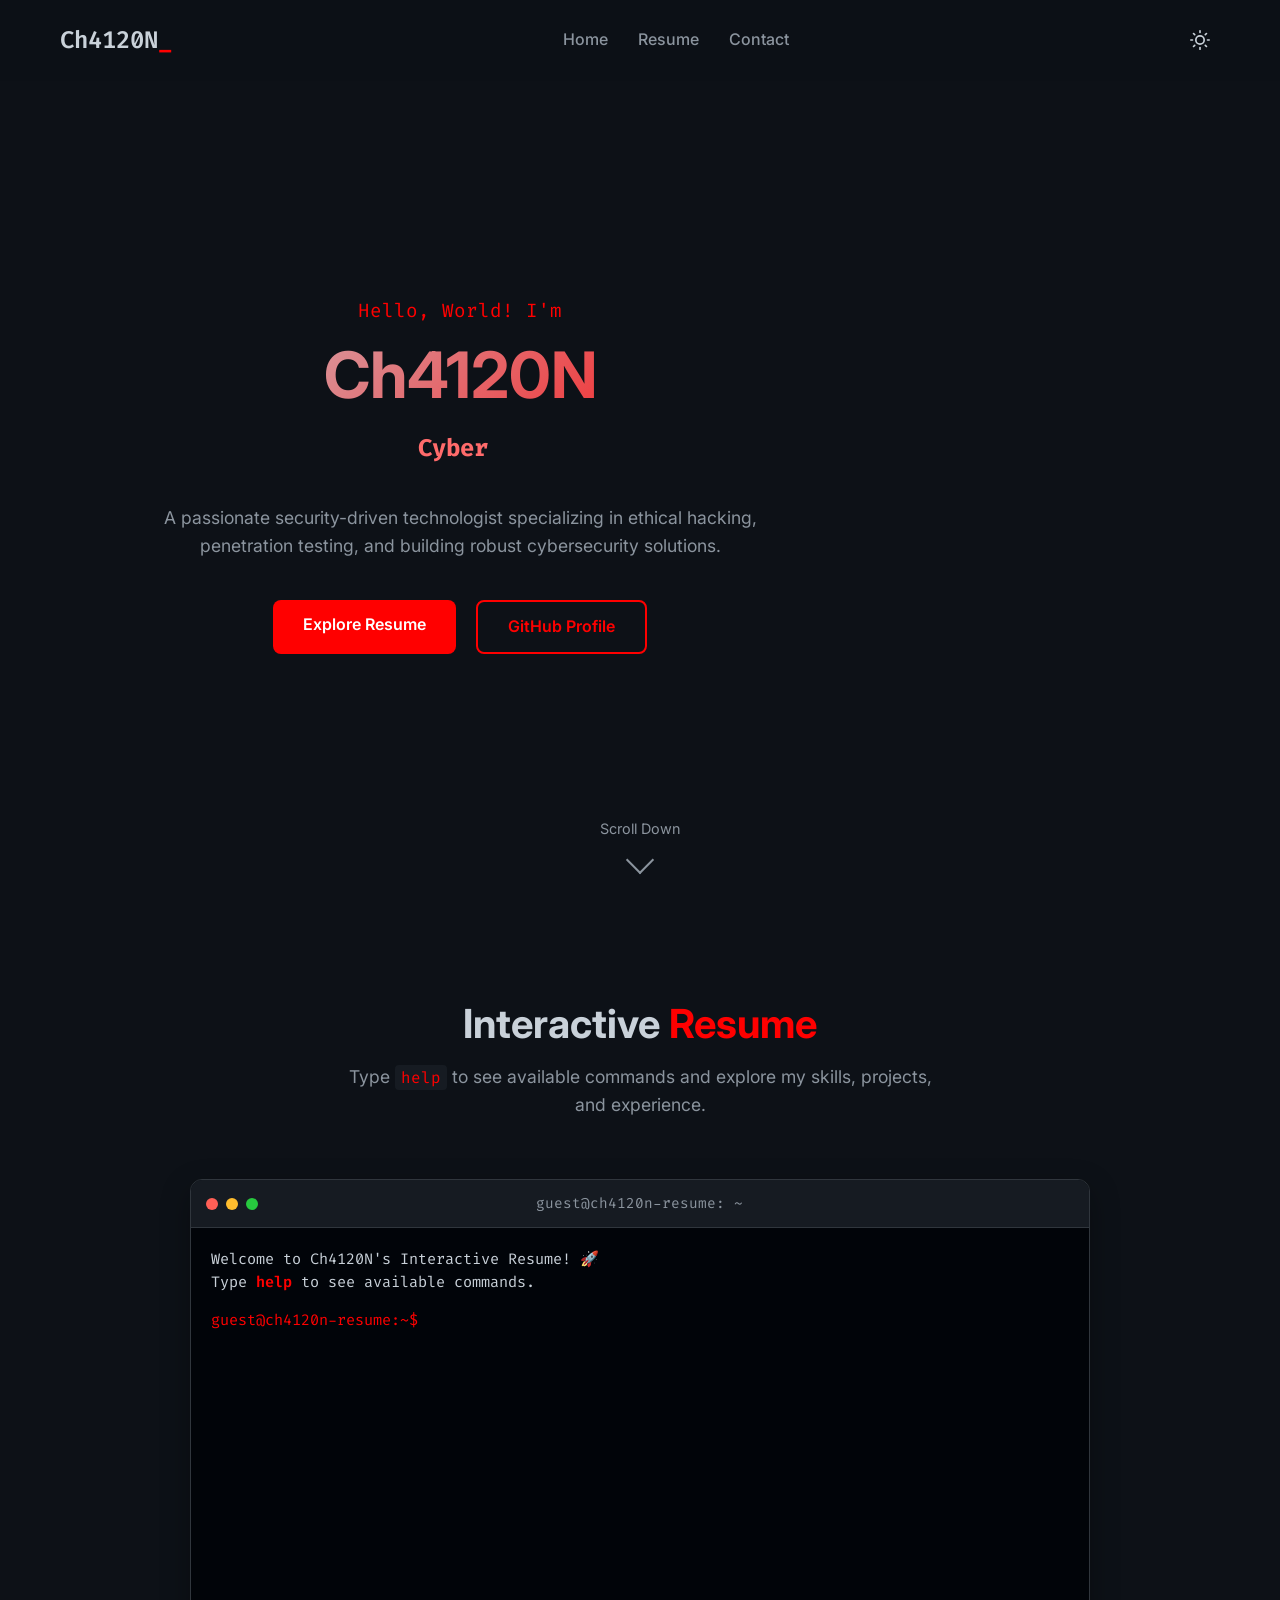
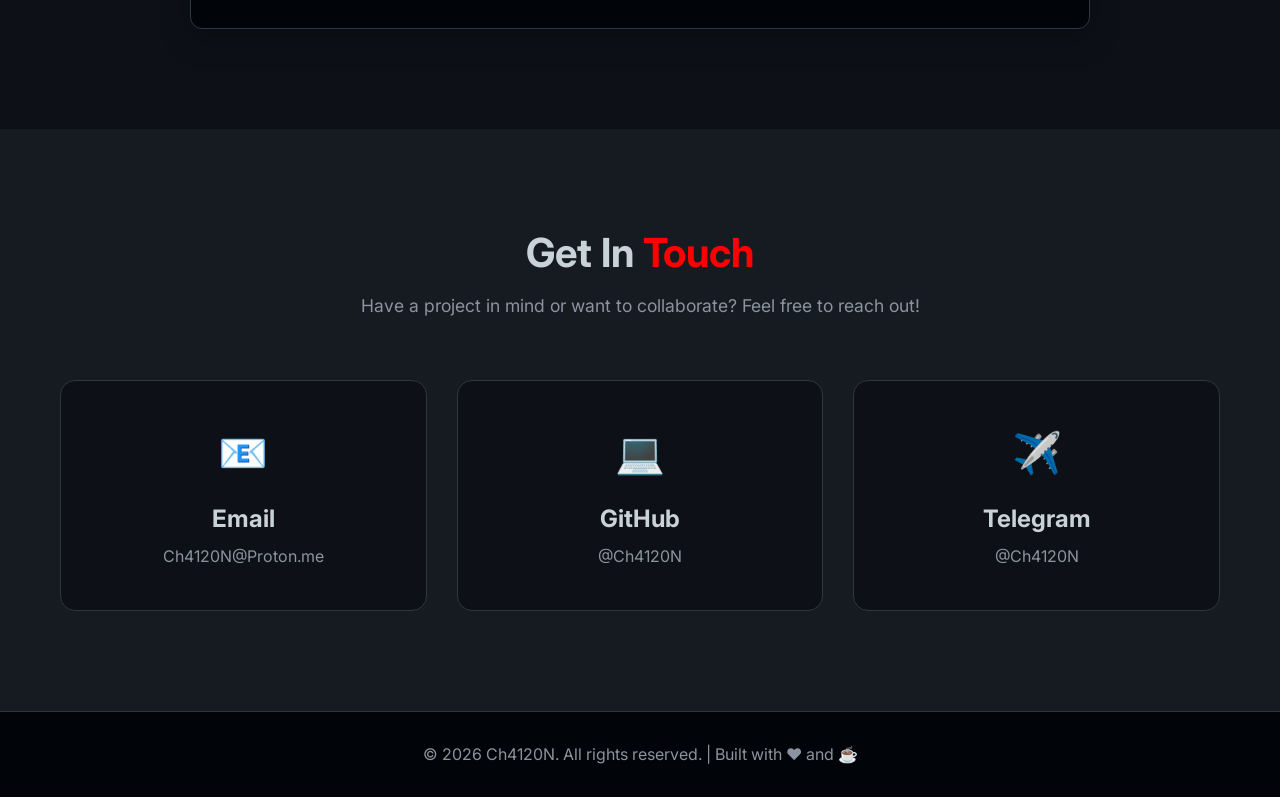
<file: src/index.html>
<!DOCTYPE html>
<html lang="en" data-theme="dark">
<head>
    <meta charset="UTF-8">
    <meta name="viewport" content="width=device-width, initial-scale=1.0">
    <title>Ch4120N | Cybersecurity Expert & Penetration Tester</title>
    <meta name="description" content="Ch4120N - Cybersecurity Expert, Penetration Tester, Linux Automation Specialist, and Open Source Developer. Explore my interactive resume.">
    <meta name="keywords" content="Ch4120N, Cybersecurity, Penetration Testing, Ethical Hacking, Linux, Open Source, Resume">
    <meta name="google-site-verification" content="l4gzIHopgDDt57xRYeRvJZ5DYgg4lLb-qPciUxhNxkY" />
    
    <!-- CSS Modules -->
    <link rel="stylesheet" href="css/variables.css">
    <link rel="stylesheet" href="css/base.css">
    <link rel="stylesheet" href="css/components.css">
    <link rel="stylesheet" href="css/terminal.css">
    <link rel="stylesheet" href="css/cursor.css">
    <link rel="stylesheet" href="css/responsive.css">
    
    <!-- Fonts -->
    <link rel="preconnect" href="https://fonts.googleapis.com">
    <link rel="preconnect" href="https://fonts.gstatic.com" crossorigin>
    <link href="https://fonts.googleapis.com/css2?family=Fira+Code:wght@400;500;600&family=Inter:wght@300;400;500;600;700&display=swap" rel="stylesheet">
</head>
<body>
    <!-- Custom Cursor -->
    <div class="cursor-dot"></div>
    <div class="cursor-outline"></div>

    <!-- Header -->
    <header class="header" id="header">
        <div class="container header-container">
            <a href="#" class="logo">Ch4120N<span class="logo-accent">_</span></a>
            <nav class="nav">
                <a href="#hero" class="nav-link">Home</a>
                <a href="#terminal-section" class="nav-link">Resume</a>
                <a href="#contact" class="nav-link">Contact</a>
            </nav>
            <button class="theme-toggle" id="theme-toggle" aria-label="Toggle theme">
                <svg class="icon-sun" xmlns="http://www.w3.org/2000/svg" width="20" height="20" viewBox="0 0 24 24" fill="none" stroke="currentColor" stroke-width="2" stroke-linecap="round" stroke-linejoin="round"><circle cx="12" cy="12" r="5"></circle><line x1="12" y1="1" x2="12" y2="3"></line><line x1="12" y1="21" x2="12" y2="23"></line><line x1="4.22" y1="4.22" x2="5.64" y2="5.64"></line><line x1="18.36" y1="18.36" x2="19.78" y2="19.78"></line><line x1="1" y1="12" x2="3" y2="12"></line><line x1="21" y1="12" x2="23" y2="12"></line><line x1="4.22" y1="19.78" x2="5.64" y2="18.36"></line><line x1="18.36" y1="5.64" x2="19.78" y2="4.22"></line></svg>
                <svg class="icon-moon" xmlns="http://www.w3.org/2000/svg" width="20" height="20" viewBox="0 0 24 24" fill="none" stroke="currentColor" stroke-width="2" stroke-linecap="round" stroke-linejoin="round"><path d="M21 12.79A9 9 0 1 1 11.21 3 7 7 0 0 0 21 12.79z"></path></svg>
            </button>
        </div>
    </header>

    <!-- Hero Section -->
    <section class="hero" id="hero">
        <div class="container hero-container">
            <div class="hero-content">
                <p class="hero-greeting">Hello, World! I'm</p>
                <h1 class="hero-title">Ch4120N</h1>
                <h2 class="hero-subtitle">
                    <span class="typed-text"></span><span class="cursor-blink">&nbsp;</span>
                </h2>
                <p class="hero-description">
                    A passionate security-driven technologist specializing in ethical hacking, penetration testing, and building robust cybersecurity solutions.
                </p>
                <div class="hero-buttons">
                    <a href="#terminal-section" class="btn btn-primary">Explore Resume</a>
                    <a href="https://github.com/Ch4120N" target="_blank" class="btn btn-secondary">GitHub Profile</a>
                </div>
            </div>
        </div>
        <div class="hero-scroll-indicator">
            <span>Scroll Down</span>
            <div class="scroll-arrow"></div>
        </div>
    </section>

    <!-- Terminal Section -->
    <section class="terminal-section" id="terminal-section">
        <div class="container">
            <div class="section-header">
                <h2 class="section-title">Interactive <span class="text-accent">Resume</span></h2>
                <p class="section-subtitle">Type <code>help</code> to see available commands and explore my skills, projects, and experience.</p>
            </div>
            
            <div class="terminal-window" id="terminal-window">
                <div class="terminal-header">
                    <div class="terminal-buttons">
                        <span class="btn-close"></span>
                        <span class="btn-minimize"></span>
                        <span class="btn-maximize"></span>
                    </div>
                    <div class="terminal-title">guest@ch4120n-resume: ~</div>
                    <div class="terminal-header-right"></div>
                </div>
                <div class="terminal-body" id="terminal-body">
                    <div class="terminal-output" id="terminal-output"></div>
                    <div class="terminal-input-line">
                        <span class="prompt">guest@ch4120n-resume:~$</span>
                        <input type="text" id="terminal-input" class="terminal-input" autocomplete="off" spellcheck="false">
                    </div>
                </div>
            </div>
        </div>
    </section>

    <!-- Contact Section -->
    <section class="contact-section" id="contact">
        <div class="container">
            <div class="section-header">
                <h2 class="section-title">Get In <span class="text-accent">Touch</span></h2>
                <p class="section-subtitle">Have a project in mind or want to collaborate? Feel free to reach out!</p>
            </div>
            <div class="contact-links">
                <a href="mailto:Ch4120N@Proton.me" class="contact-card">
                    <div class="contact-icon">📧</div>
                    <h3>Email</h3>
                    <p>Ch4120N@Proton.me</p>
                </a>
                <a href="https://github.com/Ch4120N" target="_blank" class="contact-card">
                    <div class="contact-icon">💻</div>
                    <h3>GitHub</h3>
                    <p>@Ch4120N</p>
                </a>
                <a href="https://t.me/Ch4120N" target="_blank" class="contact-card">
                    <div class="contact-icon">✈️</div>
                    <h3>Telegram</h3>
                    <p>@Ch4120N</p>
                </a>
            </div>
        </div>
    </section>

    <!-- Footer -->
    <footer class="footer">
        <div class="container">
            <p>&copy; 2026 Ch4120N. All rights reserved. | Built with ❤️ and ☕</p>
        </div>
    </footer>

    <!-- JS Modules -->
    <script src="js/data.js"></script>
    <script src="js/cursor.js"></script>
    <script src="js/theme.js"></script>
    <script src="js/terminal.js"></script>
    <script src="js/main.js"></script>

</body>
</html>
</file>
<file: public/css/fonts.css>
/* Fira Code */
@font-face {
    font-family: 'Fira Code';
    src: url('../fonts/firacode/FiraCode-Regular.woff2') format('woff2');
    font-weight: 400;
    font-style: normal;
    font-display: swap;
}
@font-face {
    font-family: 'Fira Code';
    src: url('../fonts/firacode/FiraCode-Medium.woff2') format('woff2');
    font-weight: 500;
    font-style: normal;
    font-display: swap;
}
@font-face {
    font-family: 'Fira Code';
    src: url('../fonts/firacode/FiraCode-SemiBold.woff2') format('woff2');
    font-weight: 600;
    font-style: normal;
    font-display: swap;
}
@font-face {
    font-family: 'Fira Code';
    src: url('../fonts/firacode/FiraCode-Bold.woff2') format('woff2');
    font-weight: 700;
    font-style: normal;
    font-display: swap;
}

/* Inter */
@font-face {
    font-family: 'Inter';
    src: url('../fonts/inter/Inter-Regular.woff2') format('woff2');
    font-weight: 400;
    font-style: normal;
    font-display: swap;
}
@font-face {
    font-family: 'Inter';
    src: url('../fonts/inter/Inter-Medium.woff2') format('woff2');
    font-weight: 500;
    font-style: normal;
    font-display: swap;
}
@font-face {
    font-family: 'Inter';
    src: url('../fonts/inter/Inter-SemiBold.woff2') format('woff2');
    font-weight: 600;
    font-style: normal;
    font-display: swap;
}
@font-face {
    font-family: 'Inter';
    src: url('../fonts/inter/Inter-Bold.woff2') format('woff2');
    font-weight: 700;
    font-style: normal;
    font-display: swap;
}
</file>
<file: public/css/variables.css>
:root {
    /* Dark Theme (Default) */
    --bg-primary: #0d1117;
    --bg-secondary: #161b22;
    --bg-tertiary: #010409;
    --text-primary: #c9d1d9;
    --text-secondary: #8b949e;
    --accent: #ff0000;
    --accent-secondary: #ff6b6b;
    --terminal-bg: #010409;
    --terminal-text: #c9d1d9;
    --terminal-prompt: #ff0000;
    --border-color: #30363d;
    --header-bg: rgba(13, 17, 23, 0.8);
    --shadow: 0 10px 30px rgba(0, 0, 0, 0.3);
    --transition: all 0.3s ease;
}

[data-theme="light"] {
    /* Light Theme */
    --bg-primary: #ffffff;
    --bg-secondary: #f6f8fa;
    --bg-tertiary: #e6ebf1;
    --text-primary: #24292f;
    --text-secondary: #57606a;
    --accent: #cf222e;
    --accent-secondary: #ff6b6b;
    --terminal-bg: #f6f8fa;
    --terminal-text: #24292f;
    --terminal-prompt: #cf222e;
    --border-color: #d0d7de;
    --header-bg: rgba(255, 255, 255, 0.8);
    --shadow: 0 10px 30px rgba(0, 0, 0, 0.1);
}
</file>
<file: public/css/base.css>
* { margin: 0; padding: 0; box-sizing: border-box; }
html { scroll-behavior: smooth; }

body {
    font-family: 'Inter', sans-serif;
    background-color: var(--bg-primary);
    color: var(--text-primary);
    line-height: 1.6;
    overflow-x: hidden;
    transition: var(--transition);
    min-height: 100vh;
    -webkit-user-select: none; /* Safari */
    -ms-user-select: none; /* IE 10 and IE 11 */
    user-select: none; /* Standard syntax */
}

/* Hide default cursor on desktop */
@media (pointer: fine) {
    body, a, button, input, .terminal-input { cursor: none; }
}

.container { width: 100%; max-width: 1200px; margin: 0 auto; padding: 0 20px; }
a { text-decoration: none; color: inherit; transition: var(--transition); }

code {
    font-family: 'Fira Code', monospace;
    background-color: var(--bg-secondary);
    padding: 2px 6px;
    border-radius: 4px;
    font-size: 0.9em;
    color: var(--accent);
}

h1, h2, h3, h4 { font-weight: 700; line-height: 1.2; }
.text-accent { color: var(--accent); }

.section-header { text-align: center; margin-bottom: 60px; }
.section-title { font-size: 2.5rem; margin-bottom: 15px; }
.section-subtitle { font-size: 1.1rem; color: var(--text-secondary); max-width: 600px; margin: 0 auto; }

/* Global Themed Scrollbars */
html {
    scrollbar-width: thin;
    scrollbar-color: var(--accent) var(--bg-secondary);
}
::-webkit-scrollbar { width: 10px; height: 10px; }
::-webkit-scrollbar-track { background: var(--bg-secondary); }
::-webkit-scrollbar-thumb { 
    background-color: var(--accent); 
    border-radius: 5px; 
    border: 2px solid var(--bg-secondary); 
}
::-webkit-scrollbar-thumb:hover { background-color: var(--accent-secondary); }
</file>
<file: public/css/components.css>
/* Header */
.header {
    position: fixed; top: 0; left: 0; width: 100%;
    padding: 20px 0; background-color: var(--header-bg);
    backdrop-filter: blur(10px); z-index: 1000;
    border-bottom: 1px solid transparent; transition: var(--transition);
}
.header.scrolled { padding: 15px 0; border-bottom-color: var(--border-color); }
.header-container { display: flex; justify-content: space-between; align-items: center; }
.logo { font-family: 'Fira Code', monospace; font-size: 1.5rem; font-weight: 600; color: var(--text-primary); }
.logo-accent { color: var(--accent); animation: blink 1s infinite; }
@keyframes blink { 0%, 100% { opacity: 1; } 50% { opacity: 0; } }

.nav { display: flex; gap: 30px; }
.nav-link { font-weight: 500; color: var(--text-secondary); position: relative; }
.nav-link:hover { color: var(--accent); }
.nav-link::after {
    content: ''; position: absolute; bottom: -5px; left: 0;
    width: 0; height: 2px; background-color: var(--accent); transition: var(--transition);
}
.nav-link:hover::after { width: 100%; }

.theme-toggle {
    background: none; border: none; color: var(--text-primary);
    font-size: 1.2rem; display: flex; align-items: center; justify-content: center;
    width: 40px; height: 40px; border-radius: 50%; transition: var(--transition);
}
.theme-toggle:hover { background-color: var(--bg-secondary); color: var(--accent); }
.icon-moon { display: none; }
[data-theme="light"] .icon-sun { display: none; }
[data-theme="light"] .icon-moon { display: block; }


/* Hero */
.hero {
    min-height: 100vh; display: flex; flex-direction: column;
    justify-content: center; align-items: center; text-align: center;
    position: relative; padding: 100px 20px 50px;
}
.hero-content { max-width: 800px; }
.hero-greeting { font-size: 1.2rem; color: var(--accent); margin-bottom: 10px; font-family: 'Fira Code', monospace; }
.hero-title {
    font-size: 4rem; margin-bottom: 20px;
    background: linear-gradient(135deg, var(--text-primary) 0%, var(--accent) 100%);
    -webkit-background-clip: text; -webkit-text-fill-color: transparent; background-clip: text;
}
.hero-subtitle { font-size: 1.5rem; color: var(--text-secondary); margin-bottom: 30px; min-height: 2.5rem; font-family: 'Fira Code', monospace; }
.typed-text { color: var(--accent-secondary); }
.cursor-blink { animation: blink 1s infinite; }
.hero-description { font-size: 1.1rem; color: var(--text-secondary); margin-bottom: 40px; max-width: 600px; margin-left: auto; margin-right: auto; }

.hero-buttons { display: flex; gap: 20px; justify-content: center; flex-wrap: wrap; }

/* Hero Image */
.hero-container { display: flex; align-items: center; justify-content: space-between; gap: 50px; position: relative; z-index: 2; }
.hero-content { flex: 1; text-align: left; }
.hero-image { flex: 1; display: flex; justify-content: center; align-items: center; }
.hero-gif { max-width: 100%; height: auto; border-radius: 20px; box-shadow: 0 20px 50px rgba(255,0,0,0.2); border: 2px solid var(--border-color); }
@media (max-width: 900px) { .hero-container { flex-direction: column; text-align: center; } .hero-content { text-align: center; } }

/* Buttons */
.btn { padding: 12px 30px; border-radius: 8px; font-weight: 600; font-size: 1rem; transition: var(--transition); display: inline-block; }
.btn-primary { background-color: var(--accent); color: #fff; }
.btn-primary:hover { background-color: var(--accent-secondary); transform: translateY(-3px); box-shadow: 0 10px 20px rgba(255, 0, 0, 0.2); }
.btn-secondary { background-color: transparent; border: 2px solid var(--accent); color: var(--accent); }
.btn-secondary:hover { background-color: var(--accent); color: #fff; transform: translateY(-3px); }

.hero-scroll-indicator {
    position: absolute; bottom: 30px; left: 50%; transform: translateX(-50%);
    display: flex; flex-direction: column; align-items: center; color: var(--text-secondary);
    font-size: 0.9rem; animation: float 2s ease-in-out infinite;
}

.scroll-arrow { width: 20px; height: 20px; border-right: 2px solid var(--text-secondary); border-bottom: 2px solid var(--text-secondary); transform: rotate(45deg); margin-top: 10px; }

@keyframes float { 0%, 100% { transform: translateX(-50%) translateY(0); } 50% { transform: translateX(-50%) translateY(10px); } }

/* System Status Widget */
.system-status { display: flex; gap: 20px; justify-content: center; margin-bottom: 30px; flex-wrap: wrap; font-family: 'Fira Code', monospace; font-size: 0.9rem; color: var(--text-secondary); }
.status-item { display: flex; align-items: center; gap: 8px; background: var(--bg-secondary); padding: 8px 15px; border-radius: 20px; border: 1px solid var(--border-color); }
.status-dot { width: 8px; height: 8px; border-radius: 50%; background: #00ff00; box-shadow: 0 0 10px #00ff00; animation: pulse 2s infinite; }
@keyframes pulse { 0% { opacity: 1; } 50% { opacity: 0.5; } 100% { opacity: 1; } }


/* Terminal Section */
.terminal-section { padding: 100px 0; }

/* Contact Section */
.contact-section { padding: 100px 0; background-color: var(--bg-secondary); }
.contact-links { display: grid; grid-template-columns: repeat(auto-fit, minmax(250px, 1fr)); gap: 30px; margin-top: 50px; }
.contact-card { background-color: var(--bg-primary); padding: 40px 30px; border-radius: 20px; text-align: center; border: 1px solid var(--border-color); transition: var(--transition); position: relative; overflow: hidden; }
.contact-card::before { content: ''; position: absolute; top: 0; left: 0; width: 100%; height: 100%; background: linear-gradient(135deg, rgba(255,0,0,0.05) 0%, transparent 100%); opacity: 0; transition: opacity 0.3s; }
.contact-card:hover::before { opacity: 1; }
.contact-card:hover { transform: translateY(-10px); border-color: var(--accent); box-shadow: 0 15px 30px rgba(255,0,0,0.15); }
.contact-icon { font-size: 3rem; color: var(--accent); margin-bottom: 20px; transition: var(--transition); }
.contact-card:hover .contact-icon { transform: scale(1.2); }
.contact-card h3 { font-size: 1.5rem; margin-bottom: 10px; color: var(--text-primary); position: relative; }
.contact-card p { color: var(--text-secondary); word-break: break-all; position: relative; }

/* Footer */
.footer { padding: 30px 0; text-align: center; background-color: var(--bg-tertiary); color: var(--text-secondary); border-top: 1px solid var(--border-color); }
.footer-ethics { margin-bottom: 20px; font-size: 0.9rem; color: var(--text-secondary); max-width: 800px; margin-left: auto; margin-right: auto; display: flex; align-items: center; justify-content: center; gap: 10px; }
.footer-ethics i { color: var(--accent); }

/* Progress Bars Section */
.progress-section { padding: 100px 0; background-color: var(--bg-primary); }
.skills-grid { display: grid; grid-template-columns: repeat(auto-fit, minmax(300px, 1fr)); gap: 40px; }
.skill-category h3 { font-size: 1.3rem; margin-bottom: 25px; color: var(--accent); border-bottom: 1px solid var(--border-color); padding-bottom: 10px; }
.skill-item { margin-bottom: 20px; }
.skill-header { display: flex; justify-content: space-between; margin-bottom: 8px; font-weight: 500; font-size: 0.95rem; }
.skill-name { color: var(--text-primary); }
.skill-percent { color: var(--accent); font-family: 'Fira Code', monospace; font-weight: 600; }
.progress-bar-container {
    width: 100%; height: 10px; background-color: var(--bg-tertiary);
    border-radius: 5px; overflow: hidden; border: 1px solid var(--border-color);
}
.progress-bar-fill {
    height: 100%; background: linear-gradient(90deg, var(--accent), var(--accent-secondary));
    border-radius: 5px; width: 0; transition: width 1.5s ease-in-out;
}

/* Experience Timeline */
.experience-section { padding: 100px 0; background-color: var(--bg-primary); }
.timeline { position: relative; max-width: 800px; margin: 0 auto; }
.timeline::after { content: ''; position: absolute; width: 4px; background-color: var(--border-color); top: 0; bottom: 0; left: 50%; margin-left: -2px; border-radius: 2px; }
.timeline-item { padding: 10px 40px; position: relative; width: 50%; }
.timeline-item.left { left: 0; }
.timeline-item.right { left: 50%; }
.timeline-item::after { content: ''; position: absolute; width: 20px; height: 20px; background-color: var(--accent); border: 4px solid var(--bg-primary); top: 15px; border-radius: 50%; z-index: 1; box-shadow: 0 0 10px rgba(255,0,0,0.5); }
.timeline-item.left::after { right: -10px; }
.timeline-item.right::after { left: -10px; }
.timeline-content { padding: 20px; background-color: var(--bg-secondary); border-radius: 10px; border: 1px solid var(--border-color); transition: var(--transition); }
.timeline-content:hover { transform: translateY(-5px); border-color: var(--accent); }
.timeline-year { color: var(--accent); font-weight: 600; font-family: 'Fira Code', monospace; margin-bottom: 5px; font-size: 0.9rem; }
.timeline-role { font-size: 1.2rem; font-weight: 600; margin-bottom: 10px; color: var(--text-primary); }
.timeline-desc { color: var(--text-secondary); font-size: 0.95rem; }

@media screen and (max-width: 768px) {
    .timeline::after { left: 20px; }
    .timeline-item { width: 100%; padding-left: 50px; padding-right: 10px; }
    .timeline-item.right { left: 0; }
    .timeline-item.left::after, .timeline-item.right::after { left: 10px; }
}

/* Skills & Most Used Languages & Tech Stack */
.skills-section { padding: 100px 0; background-color: var(--bg-primary); }
.skill-category h3 { font-size: 1.3rem; margin-bottom: 25px; color: var(--accent); border-bottom: 1px solid var(--border-color); padding-bottom: 10px; display: flex; align-items: center; gap: 10px; }
.skill-category h3 i { font-size: 1.1rem; }
.skill-item .skill-name { display: flex; align-items: center; gap: 10px; }
.skill-item .skill-name i { font-size: 1.2rem; }

.most-used-wrapper { margin-bottom: 60px; background: var(--bg-secondary); padding: 40px 50px; border-radius: 20px; border: 1px solid var(--border-color); box-shadow: var(--shadow); }
.most-used-title { font-size: 1.8rem; margin-bottom: 10px; color: var(--accent); display: flex; align-items: center; gap: 15px; }
.most-used-subtitle { color: var(--text-secondary); margin-bottom: 30px; font-size: .95rem; }
.lang-slider-container { position: relative; }
.lang-slider { display: flex; height: 28px; border-radius: 14px; overflow: hidden; background: var(--bg-tertiary); border: 1px solid var(--border-color); margin-bottom: 25px; box-shadow: inset 0 2px 4px rgba(0,0,0,.2); }
.lang-segment { height: 100%; transition: all .4s cubic-bezier(.4,0,.2,1); cursor: none !important; position: relative; }
.lang-segment:hover { transform: scaleY(1.15); z-index: 2; box-shadow: 0 0 15px rgba(255,255,255,.3); }
.lang-labels { display: flex; flex-wrap: wrap; gap: 12px; }
.lang-label { display: flex; align-items: center; gap: 8px; background: var(--bg-primary); padding: 8px 14px; border-radius: 10px; border: 1px solid var(--border-color); transition: all .3s ease; cursor: none !important; font-size: .9rem; }
.lang-label i { font-size: 1.2rem; }
.lang-percent { font-family: 'Fira Code', monospace; font-weight: 600; color: var(--accent); margin-left: 4px; }
.lang-slider-container.dimmed .lang-segment { filter: grayscale(1) brightness(.4); opacity: .3; }
.lang-slider-container.dimmed .lang-label { opacity: .3; transform: scale(.95); }
.lang-slider-container.dimmed .lang-segment.active { filter: none; opacity: 1; transform: scaleY(1.2); box-shadow: 0 0 20px rgba(255,0,0,.4); z-index: 3; }
.lang-slider-container.dimmed .lang-label.active { opacity: 1; transform: scale(1.05); border-color: var(--accent); box-shadow: 0 5px 15px rgba(255,0,0,.15); }
.lang-slider-container.dimmed .lang-label.active .lang-percent { color: #fff; background: var(--accent); padding: 2px 6px; border-radius: 4px; }

.tech-stack-wrapper{margin-top:60px;background:var(--bg-secondary);padding:50px;border-radius:20px;border:1px solid var(--border-color);box-shadow:var(--shadow)}
.tech-stack-title{font-size:2rem;margin-bottom:40px;text-align:center;color:var(--accent);display:flex;align-items:center;justify-content:center;gap:15px}
.tech-categories{display:flex;flex-direction:column;gap:50px}
.tech-category-header{display:flex;justify-content:space-between;align-items:center;margin-bottom:10px}
.tech-category h4{font-size:1.3rem;color:var(--text-primary);display:flex;align-items:center;gap:10px}
.tech-category h4 i{color:var(--accent)}
.tech-mastery{color:var(--accent);font-family:'Fira Code',monospace;font-weight:600;font-size:1.1rem}
.tech-progress-container{width:100%;height:8px;background:var(--bg-tertiary);border-radius:4px;margin-bottom:25px;overflow:hidden;border:1px solid var(--border-color)}
.tech-progress-fill{height:100%;background:linear-gradient(90deg,var(--accent),var(--accent-secondary));width:0;transition:width 1.5s ease-in-out;border-radius:4px}
.tech-grid{display:grid;grid-template-columns:repeat(auto-fill,minmax(240px,1fr));gap:15px}
.tech-item-card{background:var(--bg-primary);border:1px solid var(--border-color);border-radius:12px;padding:15px;transition:all .3s cubic-bezier(.175,.885,.32,1.275);cursor:none !important}
.tech-item-card:hover{transform:translateY(-5px);border-color:var(--accent);box-shadow:0 10px 25px rgba(255,0,0,.15)}
.tech-card-header{display:flex;justify-content:space-between;align-items:center;margin-bottom:12px}
.tech-card-left{display:flex;align-items:center;gap:12px}
.tech-icon{font-size:2rem;transition:transform .3s ease}
.tech-item-card:hover .tech-icon{transform:scale(1.15) rotate(5deg)}
.tech-name{font-weight:600;font-size:.95rem;color:var(--text-primary)}
.tech-percent{font-family:'Fira Code',monospace;font-weight:700;font-size:.9rem;color:var(--accent);background:rgba(255,0,0,.1);padding:4px 8px;border-radius:6px;border:1px solid rgba(255,0,0,.2)}
.tech-progress{width:100%;height:6px;background:var(--bg-tertiary);border-radius:3px;overflow:hidden;position:relative}
.tech-progress-fill{height:100%;background:linear-gradient(90deg,var(--accent),var(--accent-secondary));border-radius:3px;width:0;transition:width 1.5s ease-out;box-shadow:0 0 8px rgba(255,0,0,.4)}
img.tech-icon { width: 45px; height: 45px; object-fit: contain; transition: transform .3s ease; }
.tech-item-card:hover img.tech-icon { transform: scale(1.15) rotate(5deg); }

/* Projects */
.projects-section { padding: 100px 0; background-color: var(--bg-secondary); }
.projects-grid { display: grid; grid-template-columns: repeat(auto-fit, minmax(250px, 1fr)); gap: 30px; }
.project-card { background-color: var(--bg-primary); padding: 40px 30px; border-radius: 20px; border: 1px solid var(--border-color); transition: var(--transition); text-align: center; position: relative; overflow: hidden; }
.project-card::before { content: ''; position: absolute; top: 0; left: 0; width: 100%; height: 4px; background: linear-gradient(90deg, var(--accent), var(--accent-secondary)); transform: scaleX(0); transition: transform 0.3s; }
.project-card:hover::before { transform: scaleX(1); }
.project-card:hover { transform: translateY(-10px); border-color: var(--accent); box-shadow: var(--shadow); }
.project-icon { font-size: 2.5rem; color: var(--accent); margin-bottom: 20px; }
.project-card h3 { font-size: 1.3rem; margin-bottom: 15px; color: var(--text-primary); }
.project-card p { color: var(--text-secondary); }

/* Repositories */
.repos-section { padding: 100px 0; background-color: var(--bg-primary); }
.repos-grid { display: grid; grid-template-columns: repeat(auto-fill, minmax(300px, 1fr)); gap: 25px; margin-bottom: 40px; }
.repo-card { background-color: var(--bg-secondary); padding: 25px; border-radius: 15px; border: 1px solid var(--border-color); transition: var(--transition); display: flex; flex-direction: column; }
.repo-card:hover { transform: translateY(-5px); border-color: var(--accent); box-shadow: 0 10px 30px rgba(255,0,0,0.1); }
.repo-header { display: flex; align-items: center; gap: 10px; margin-bottom: 15px; }
.repo-header i { color: var(--text-secondary); font-size: 1.2rem; }
.repo-card h3 { font-size: 1.2rem; color: var(--accent); word-break: break-word; }
.repo-card p { color: var(--text-secondary); font-size: 0.9rem; flex: 1; margin-bottom: 20px; min-height: 40px; }
.repo-meta { display: flex; gap: 15px; font-size: 0.85rem; color: var(--text-secondary); margin-bottom: 20px; }
.repo-meta span { display: flex; align-items: center; gap: 5px; }
.repo-link { display: block; text-align: center; padding: 10px; background-color: var(--bg-primary); border: 1px solid var(--border-color); border-radius: 8px; color: var(--text-primary); font-weight: 500; transition: var(--transition); }
.repo-link:hover { background-color: var(--accent); color: #fff; border-color: var(--accent); }
.loading-text { text-align: center; color: var(--text-secondary); grid-column: 1 / -1; font-size: 1.2rem; }
.pagination-controls { display: flex; justify-content: center; align-items: center; gap: 20px; margin-top: 30px; }
.pagination-controls button { background-color: var(--bg-secondary); color: var(--text-primary); border: 1px solid var(--border-color); padding: 10px 20px; border-radius: 8px; font-weight: 500; transition: var(--transition); cursor: none; }
.pagination-controls button:hover:not(:disabled) { background-color: var(--accent); color: #fff; border-color: var(--accent); }
.pagination-controls button:disabled { opacity: 0.5; cursor: not-allowed; }
#page-info { font-family: 'Fira Code', monospace; color: var(--text-secondary); font-weight: 600; }


/* Services */
.services-section { padding: 100px 0; background-color: var(--bg-primary); }
.services-grid { display: grid; grid-template-columns: repeat(auto-fit, minmax(250px, 1fr)); gap: 30px; }
.service-card { background-color: var(--bg-secondary); padding: 40px 30px; border-radius: 20px; border: 1px solid var(--border-color); transition: var(--transition); text-align: center; position: relative; overflow: hidden; }
.service-card:hover { transform: translateY(-10px); border-color: var(--accent); box-shadow: 0 15px 30px rgba(255,0,0,0.15); }
.service-icon { font-size: 3rem; color: var(--accent); margin-bottom: 25px; transition: var(--transition); }
.service-card:hover .service-icon { transform: scale(1.2) rotate(5deg); }
.service-card h3 { font-size: 1.4rem; margin-bottom: 20px; color: var(--text-primary); }
.service-card ul { list-style: none; padding: 0; text-align: left; }
.service-card li { color: var(--text-secondary); margin-bottom: 12px; padding-left: 25px; position: relative; font-size: 0.95rem; }
.service-card li::before { content: '\f00c'; font-family: 'Font Awesome 6 Free'; font-weight: 900; color: var(--accent); position: absolute; left: 0; font-size: 0.8rem; top: 2px; }

/* Certifications */
.certifications-section { padding: 100px 0; background-color: var(--bg-secondary); }
.certs-grid { display: grid; grid-template-columns: repeat(auto-fit, minmax(250px, 1fr)); gap: 30px; }
.cert-card {
    background-color: var(--bg-primary); padding: 40px 30px; border-radius: 20px; border: 1px solid var(--border-color);
    text-align: center; transition: var(--transition);
}
.cert-card:hover { transform: translateY(-10px); border-color: var(--accent); box-shadow: var(--shadow); }
.cert-icon { font-size: 2.5rem; color: var(--accent); margin-bottom: 20px; }
.cert-card h3 { font-size: 1.3rem; margin-bottom: 25px; color: var(--text-primary); }
.cert-badges { display: flex; flex-direction: column; gap: 10px; }
.badge { background-color: var(--bg-secondary); color: var(--text-primary); padding: 8px 15px; border-radius: 8px; font-size: 0.9rem; font-weight: 500; border: 1px solid var(--border-color); transition: var(--transition); }
.cert-card:hover .badge { border-color: var(--accent); color: var(--accent); }

/* Certifications Timeline Status */
.timeline-status { display: inline-block; padding: 4px 12px; border-radius: 20px; font-size: 0.8rem; font-weight: 600; margin-bottom: 10px; }
.timeline-status.in-progress { background-color: rgba(255, 165, 0, 0.2); color: orange; border: 1px solid orange; }
.timeline-status.completed { background-color: rgba(0, 255, 0, 0.2); color: #00ff00; border: 1px solid #00ff00; }
.timeline-status.certified { background-color: rgba(255, 0, 0, 0.2); color: var(--accent); border: 1px solid var(--accent); }
.cert-progress { width: 100%; height: 4px; background: var(--bg-tertiary); border-radius: 2px; margin-top: 15px; overflow: hidden; }
.cert-progress-fill { height: 100%; background: var(--accent); transition: width 1s ease; }

/* Currently Learning */
.learning-section { padding: 100px 0; background-color: var(--bg-primary); }
.learning-grid { display: grid; grid-template-columns: repeat(auto-fit, minmax(300px, 1fr)); gap: 25px; }
.learning-card { background-color: var(--bg-secondary); padding: 25px; border-radius: 15px; border: 1px solid var(--border-color); transition: var(--transition); }
.learning-card:hover { transform: translateY(-5px); border-color: var(--accent); box-shadow: var(--shadow); }
.learning-header { display: flex; justify-content: space-between; align-items: center; margin-bottom: 15px; font-size: 1.1rem; font-weight: 600; }
.learning-header i { color: var(--accent); margin-right: 10px; }
.learning-percent { color: var(--accent); font-family: 'Fira Code', monospace; }
.learning-progress-container { width: 100%; height: 8px; background-color: var(--bg-tertiary); border-radius: 4px; overflow: hidden; margin-bottom: 15px; }
.learning-progress-fill { height: 100%; background: linear-gradient(90deg, var(--accent), var(--accent-secondary)); width: 0; transition: width 1.5s ease-in-out; }
.learning-card p { color: var(--text-secondary); font-size: 0.95rem; }

/* Goals & Roadmap */
.goals-section { padding: 100px 0; background-color: var(--bg-secondary); }
.roadmap-container { position: relative; max-width: 800px; margin: 0 auto; padding-left: 50px; }
.roadmap-line { position: absolute; left: 20px; top: 0; bottom: 0; width: 4px; background: var(--border-color); border-radius: 2px; }
.roadmap-item { position: relative; margin-bottom: 40px; }
.roadmap-icon { position: absolute; left: -50px; width: 40px; height: 40px; background: var(--bg-primary); border: 2px solid var(--accent); border-radius: 50%; display: flex; align-items: center; justify-content: center; color: var(--accent); font-size: 1.2rem; box-shadow: 0 0 15px rgba(255,0,0,0.3); }
.roadmap-content { background: var(--bg-primary); padding: 25px; border-radius: 15px; border: 1px solid var(--border-color); transition: var(--transition); }
.roadmap-content:hover { transform: translateX(10px); border-color: var(--accent); }
.roadmap-content h3 { font-size: 1.3rem; margin-bottom: 10px; color: var(--text-primary); }
.roadmap-content p { color: var(--text-secondary); }

/* Quotes Section */
.quotes-section { padding: 100px 0; background-color: var(--bg-primary); text-align: center; }
.quote-card { max-width: 800px; margin: 0 auto; background: var(--bg-secondary); padding: 50px; border-radius: 20px; border: 1px solid var(--border-color); position: relative; }
.quote-icon { font-size: 3rem; color: var(--accent); opacity: 0.2; position: absolute; top: 20px; left: 30px; }
.quote-text { font-size: 1.5rem; font-style: italic; color: var(--text-primary); margin-bottom: 20px; transition: opacity 0.5s; }
.quote-author { font-family: 'Fira Code', monospace; color: var(--accent); font-weight: 600; transition: opacity 0.5s; }


/* Support */
.support-section { padding: 100px 0; background-color: var(--bg-primary); }
.support-content { max-width: 800px; margin: 0 auto; }
.crypto-addresses { display: flex; flex-direction: column; gap: 20px; margin-bottom: 40px; }
.crypto-item { background-color: var(--bg-secondary); padding: 20px 25px; border-radius: 15px; border: 1px solid var(--border-color); display: flex; justify-content: space-between; align-items: center; transition: var(--transition); }
.crypto-item:hover { border-color: var(--accent); }
.crypto-info { display: flex; align-items: center; gap: 20px; flex: 1; min-width: 0; }
.crypto-logo { font-size: 2.5rem; }
.crypto-logo.btc { color: #f7931a; }
.crypto-logo.eth { color: #627eea; }
.crypto-logo.usdt { color: #26a17b; }
.crypto-info strong { display: block; color: var(--text-primary); margin-bottom: 5px; }
.crypto-info code { font-size: 0.9rem; word-break: break-all; background: transparent; color: var(--text-secondary); font-family: 'Fira Code', monospace; }
.copy-btn { background-color: var(--bg-primary); color: var(--text-primary); border: 1px solid var(--border-color); width: 45px; height: 45px; border-radius: 10px; display: flex; align-items: center; justify-content: center; transition: var(--transition); cursor: none; flex-shrink: 0; }
.copy-btn:hover { background-color: var(--accent); color: #fff; border-color: var(--accent); }
.daramet-link { text-align: center; margin-top: 40px; }
.daramet-link h3 { margin-bottom: 20px; color: var(--text-primary); display: flex; align-items: center; justify-content: center; gap: 10px; }
.daramet-link h3 i { color: var(--accent); }

/* Back to Top Button */
#back-to-top { position: fixed; bottom: 30px; right: 30px; width: 50px; height: 50px; background: var(--accent); color: #fff; border: none; border-radius: 50%; font-size: 1.2rem; cursor: pointer; opacity: 0; visibility: hidden; transition: all 0.3s; z-index: 1000; box-shadow: 0 5px 15px rgba(255,0,0,0.3); }
#back-to-top.visible { opacity: 1; visibility: visible; }
#back-to-top:hover { transform: translateY(-5px); background: var(--accent-secondary); }

/* --- GLOBAL PARTICLE BACKGROUND FIX --- */
#global-particles {
    position: fixed;
    top: 0;
    left: 0;
    width: 100vw;
    height: 100vh;
    z-index: -1; /* Pushes it behind everything */
    pointer-events: none; /* Allows clicking through to elements below */
    background-color: var(--bg-primary); /* Matches theme background */
}
</file>
<file: public/css/loader.css>
.loader { position: fixed; inset: 0; z-index: 99999; background: #000; display: flex; align-items: center; justify-content: center; transition: opacity .8s ease, visibility .8s ease; }
.loader.hidden { opacity: 0; visibility: hidden; pointer-events: none; }
.loader-bg { position: absolute; inset: 0; overflow: hidden; }
.scanlines { position: absolute; inset: 0; background: repeating-linear-gradient(0deg, rgba(0,0,0,0) 0px, rgba(0,0,0,0) 2px, rgba(255,0,0,.03) 3px, rgba(0,0,0,0) 4px); pointer-events: none; animation: scanMove 8s linear infinite; }
@keyframes scanMove { from { background-position: 0 0; } to { background-position: 0 100px; } }
.grid-overlay { position: absolute; inset: 0; background-image: linear-gradient(rgba(255,0,0,.03) 1px, transparent 1px), linear-gradient(90deg, rgba(255,0,0,.03) 1px, transparent 1px); background-size: 50px 50px; animation: gridPulse 4s ease-in-out infinite; }
@keyframes gridPulse { 0%, 100% { opacity: .3; } 50% { opacity: .8; } }

.loader-content { position: relative; z-index: 2; width: 90%; max-width: 700px; padding: 40px; font-family: 'Fira Code', monospace; color: #ff0000; }

.loader-header { text-align: center; margin-bottom: 40px; }
.loader-logo { font-size: 3.5rem; font-weight: 900; letter-spacing: 8px; margin-bottom: 10px; text-shadow: 0 0 20px rgba(255,0,0,.6), 0 0 40px rgba(255,0,0,.3); }
.logo-bracket { color: #ff0000; animation: bracketPulse 2s ease-in-out infinite; }
.logo-text { background: linear-gradient(90deg, #ff0000, #ff6b6b, #ff0000); background-size: 200% auto; -webkit-background-clip: text; background-clip: text; -webkit-text-fill-color: transparent; animation: shineLogo 3s linear infinite; }
@keyframes shineLogo { to { background-position: 200% center; } }
@keyframes bracketPulse { 0%, 100% { opacity: 1; } 50% { opacity: .4; } }
.logo-blink { animation: blink 1s step-end infinite; }
@keyframes blink { 50% { opacity: 0; } }
.loader-subtitle { font-size: .85rem; color: #ff6b6b; letter-spacing: 4px; opacity: .7; }

.boot-sequence { min-height: 200px; margin-bottom: 30px; font-size: .9rem; line-height: 1.8; }
.boot-line { opacity: 0; transform: translateX(-10px); animation: lineAppear .4s forwards; white-space: nowrap; overflow: hidden; }
@keyframes lineAppear { to { opacity: 1; transform: translateX(0); } }
.boot-line .status-ok { color: #00ff41; font-weight: 700; margin-right: 10px; }
.boot-line .status-warn { color: #ffbd2e; font-weight: 700; margin-right: 10px; }
.boot-line .status-info { color: #5c9dff; font-weight: 700; margin-right: 10px; }
.boot-line .msg { color: #c9d1d9; }
.boot-line .path { color: #ff6b6b; }

.loader-progress { margin-bottom: 30px; }
.progress-header { display: flex; justify-content: space-between; margin-bottom: 10px; font-size: .8rem; letter-spacing: 2px; }
.progress-label { color: #ff6b6b; }
.progress-percent { color: #ff0000; font-weight: 700; text-shadow: 0 0 10px rgba(255,0,0,.5); }
.progress-track { position: relative; height: 6px; background: rgba(255,255,255,.05); border: 1px solid rgba(255,0,0,.2); border-radius: 3px; overflow: hidden; }
.progress-fill { height: 100%; width: 0; background: linear-gradient(90deg, #ff0000, #ff6b6b); box-shadow: 0 0 10px rgba(255,0,0,.6); transition: width .3s ease; }
.progress-glow { position: absolute; top: 0; left: 0; width: 100%; height: 100%; background: linear-gradient(90deg, transparent, rgba(255,255,255,.3), transparent); animation: glowMove 2s linear infinite; }
@keyframes glowMove { from { transform: translateX(-100%); } to { transform: translateX(100%); } }

.loader-footer { display: flex; justify-content: center; gap: 15px; font-size: .75rem; letter-spacing: 3px; color: #ff6b6b; opacity: .5; }
.footer-separator { color: #ff0000; }

@media (prefers-reduced-motion: reduce) {
    .scanlines, .grid-overlay, .logo-blink, .progress-glow { animation: none; }
}

@media (max-width: 600px) {
    .loader-logo { font-size: 2rem; letter-spacing: 4px; }
    .loader-content { padding: 20px; }
    .boot-sequence { font-size: .75rem; }
}
</file>
<file: public/css/terminal.css>
.terminal-window {
    background-color: var(--terminal-bg); border-radius: 12px;
    box-shadow: var(--shadow); overflow: hidden; border: 1px solid var(--border-color);
    font-family: 'Fira Code', monospace; max-width: 900px; margin: 0 auto;
    height: 600px; display: flex; flex-direction: column;
}
.terminal-header {
    background-color: var(--bg-secondary); padding: 12px 15px;
    display: flex; align-items: center; border-bottom: 1px solid var(--border-color);
}
.terminal-buttons { display: flex; gap: 8px; }
.terminal-buttons span { width: 12px; height: 12px; border-radius: 50%; display: block; }
.btn-close { background-color: #ff5f56; }
.btn-minimize { background-color: #ffbd2e; }
.btn-maximize { background-color: #27c93f; }
.terminal-title { flex: 1; text-align: center; color: var(--text-secondary); font-size: 0.9rem; }
.terminal-header-right { width: 54px; }

.terminal-body {
    flex: 1; padding: 20px; overflow-y: auto; color: var(--terminal-text); 
    font-size: 0.95rem; line-height: 1.6;
    scrollbar-width: thin; scrollbar-color: var(--terminal-prompt) var(--terminal-bg);
}
.terminal-body::-webkit-scrollbar { width: 8px; }
.terminal-body::-webkit-scrollbar-track { background: var(--terminal-bg); }
.terminal-body::-webkit-scrollbar-thumb { background-color: var(--terminal-prompt); border-radius: 4px; border: 2px solid var(--terminal-bg); }

.terminal-output { white-space: pre-wrap; word-break: break-word; margin-bottom: 10px; }

/* --- COLORED PROMPT & BLOCK CURSOR --- */
.terminal-prompt-multi { font-family: 'Fira Code', monospace; }
.prompt-line-1 { margin-bottom: 2px; user-select: none; font-size: 0.95rem; display: flex;}
.prompt-user { color: #ffaa00; font-weight: 600; }
.prompt-at { color: var(--terminal-text); }
.prompt-host { color: #00ff00; font-weight: 600; }
.prompt-path { color: #fff; font-weight: 600; }
.prompt-symbol { color: #ff0000; }
.prompt-symbol-root { color: #ffaa00; font-weight: bold; }

.terminal-input-line { position: relative; display: flex; align-items: center; }
.prompt-line-2 { margin-right: 8px; user-select: none; font-size: 0.95rem; display: flex; align-items: center; }
.prompt-line-2-wrap { display: flex; align-items: center; }

.cmd-text { margin-left: 8px; white-space: pre-wrap; word-break: break-all; }

.terminal-input {
    display: inline-block;
    background: transparent; border: none; outline: none;
    color: var(--terminal-text); font-family: 'Fira Code', monospace;
    font-size: 0.95rem; flex: 1; caret-color: transparent;
}
.terminal-input:focus + .block-cursor { display: inline-block; }
@keyframes caret-pulse {
    0%, 100% {
        opacity: 0.6;
        box-shadow: 
            0 0 6px rgba(128, 128, 128, 0.4),
            0 0 12px rgba(128, 128, 128, 0.2),
            inset 0 1px 0 rgba(255, 255, 255, 0.15);
    }
    50% {
        opacity: 1;
        box-shadow: 
            0 0 10px rgba(128, 128, 128, 0.7),
            0 0 20px rgba(128, 128, 128, 0.4),
            inset 0 1px 0 rgba(255, 255, 255, 0.25);
    }
}
.block-cursor {
    position: absolute;
    width: 9px;
    height: 1.5em;
    background: #808080;
    border-radius: 2px;
    pointer-events: none;
    top: 50%;
    transform: translateY(-50%);

    /* Smooth movement when text changes */
    transition: left 0.1s ease;

    /* Soft glow overlay */
    box-shadow: 
        0 0 6px rgba(128, 128, 128, 0.4),
        0 0 12px rgba(128, 128, 128, 0.2),
        inset 0 1px 0 rgba(255, 255, 255, 0.15);

    /* Beautiful pulse animation */
    animation: caret-pulse 1.2s infinite ease-in-out;

    display: none;
}
/* --- BEAUTIFUL TERMINAL OUTPUTS --- */
.term-box {
    background: rgba(255, 255, 255, 0.03); border: 1px solid var(--border-color);
    border-left: 3px solid var(--accent); padding: 12px 15px; margin: 10px 0; border-radius: 4px;
}
.term-table { width: 100%; border-collapse: collapse; margin: 10px 0; }
.term-table th, .term-table td { padding: 8px 12px; text-align: left; border-bottom: 1px solid var(--border-color); }
.term-table th { color: var(--accent); font-weight: 600; }
.term-badge {
    display: inline-block; padding: 3px 10px; border-radius: 12px; font-size: 0.8rem;
    background: rgba(255, 0, 0, 0.1); color: var(--accent); border: 1px solid var(--accent); margin: 2px;
}
.term-progress-container {
    display: inline-block; width: 150px; height: 10px; background-color: var(--bg-tertiary);
    border-radius: 5px; overflow: hidden; vertical-align: middle; margin: 0 10px; border: 1px solid var(--border-color);
}
.term-progress-fill { height: 100%; background: linear-gradient(90deg, var(--accent), var(--accent-secondary)); }

.command-echo { margin-bottom: 15px; white-space: normal;}
.output-text { margin-bottom: 15px; }
.highlight { color: var(--accent); font-weight: 600; }
.link { color: #58a6ff; text-decoration: underline; cursor: pointer; }
[data-theme="light"] .link { color: #0969da; }
.ascii-art { color: var(--accent); line-height: 1.2; font-size: 0.8rem; margin-bottom: 20px; display: block; }

/* Quick Commands UI */
.terminal-quick-cmds {
    display: flex; flex-wrap: wrap; gap: 10px; margin-bottom: 20px; justify-content: center;
}
.quick-cmd-btn {
    background-color: var(--bg-secondary); color: var(--text-primary); border: 1px solid var(--border-color);
    padding: 8px 16px; border-radius: 20px; font-family: 'Fira Code', monospace; font-size: 0.85rem;
    transition: var(--transition); cursor: none; 
}
.quick-cmd-btn:hover { background-color: var(--accent); color: #fff; border-color: var(--accent); transform: translateY(-2px); }
</file>
<file: public/css/cursor.css>
/* Only show custom cursor on devices with a real mouse (fine pointer + hover capability) */
@media (hover: hover) and (pointer: fine) {
    .cursor-dot, .cursor-outline {
        pointer-events: none; 
        position: fixed; 
        top: 0; 
        left: 0; 
        transform: translate(-50%, -50%); 
        border-radius: 50%; 
        z-index: 99999; /* Extremely high z-index to stay on top */
    }

    .cursor-dot { 
        width: 8px; 
        height: 8px; 
        background-color: var(--accent); 
    }
    
    .cursor-outline { 
        width: 40px; 
        height: 40px; 
        border: 2px solid var(--accent); 
        transition: width 0.2s ease, height 0.2s ease, background-color 0.2s ease, border-color 0.2s ease; 
    }
    
    .cursor-outline.hover { 
        width: 60px; 
        height: 60px; 
        background-color: rgba(255, 0, 0, 0.1); 
        border-color: var(--accent-secondary); 
    }

    /* Hide default system cursor on desktop for all interactive elements */
    body, a, button, input, textarea, .terminal-input, .quick-cmd-btn { 
        cursor: none !important; 
    }
}

/* Hide custom cursor completely on touch/mobile devices */
@media (pointer: coarse), (hover: none) {
    .cursor-dot, .cursor-outline { 
        display: none !important; 
    }
}
</file>
<file: public/css/responsive.css>
/* === HAMBURGER MENU (Desktop Hidden) === */
.menu-toggle { display: none; flex-direction: column; justify-content: space-between; width: 30px; height: 22px; background: transparent; border: none; cursor: pointer; z-index: 1002; padding: 0; }
.menu-toggle span { display: block; width: 100%; height: 3px; background-color: var(--accent); border-radius: 3px; transition: all .3s ease; transform-origin: center; }
.menu-toggle.active span:nth-child(1) { transform: translateY(9.5px) rotate(45deg); }
.menu-toggle.active span:nth-child(2) { opacity: 0; }
.menu-toggle.active span:nth-child(3) { transform: translateY(-9.5px) rotate(-45deg); }

/* === TABLET & SMALL DESKTOP (<= 1024px) === */
@media (max-width: 1024px) {
    .tech-grid { grid-template-columns: repeat(auto-fill, minmax(200px, 1fr)); }
    .stats-grid { grid-template-columns: repeat(2, 1fr); }
    .hero-title { font-size: 3rem; }
}

/* === MOBILE (<= 768px) === */
@media (max-width: 768px) {
    /* Header & Nav */
    .menu-toggle { display: flex; }
    .nav { 
        position: fixed; top: 0; right: -100%; width: 75%; max-width: 300px; height: 100vh; 
        background: var(--bg-secondary); flex-direction: column; justify-content: center; align-items: center;
        gap: 30px; transition: right .4s cubic-bezier(.4,0,.2,1); 
        box-shadow: -10px 0 40px rgba(0,0,0,.6); z-index: 1001; border-left: 1px solid var(--border-color);
    }
    .nav.active { right: 0; }
    .nav-link { font-size: 1.2rem; }

    /* Hero Section */
    .hero-container { flex-direction: column; text-align: center; gap: 30px; padding-top: 120px; }
    .hero-content { text-align: center; }
    .hero-title { font-size: 2.5rem; }
    .hero-subtitle { font-size: 1.2rem; }
    .hero-image { width: 100%; max-width: 350px; margin: 0 auto; }
    .system-status { justify-content: center; flex-wrap: wrap; gap: 10px; }
    .status-item { font-size: .8rem; padding: 6px 12px; }
    .profile-stats img { height: 24px; }

    /* Dual Expertise */
    .split-container { flex-direction: column; min-height: auto; }
    .split-side { padding: 50px 25px; }
    .split-side:hover { flex: 1; /* Disable hover expand on mobile */ }
    .split-divider { width: 100%; height: 60px; flex-direction: row; }
    .divider-line { height: 2px; width: 100%; flex: 1; background: linear-gradient(90deg, transparent, var(--accent), transparent); }
    .side-title { font-size: 2rem; }
    .stats-grid { grid-template-columns: repeat(2, 1fr); gap: 10px; }
    .stat-card { padding: 15px; }
    .stat-number { font-size: 1.5rem; }

    /* Terminal */
    .terminal-window { height: 500px; }
    .terminal-body { font-size: .85rem; padding: 15px; }
    .prompt-line-1, .prompt-line-2 { font-size: .85rem; }
    .terminal-quick-cmds { gap: 8px; }
    .quick-cmd-btn { padding: 6px 12px; font-size: .75rem; }
    .term-table { font-size: .8rem; }
    .term-table th, .term-table td { padding: 6px 8px; }

    /* Tech Stack */
    .tech-stack-wrapper { padding: 30px 20px; }
    .tech-grid { grid-template-columns: repeat(auto-fill, minmax(160px, 1fr)); gap: 10px; }
    .tech-item-card { padding: 12px; }
    .tech-icon, img.tech-icon { width: 35px; height: 35px; font-size: 1.5rem; }
    .tech-name { font-size: .85rem; }
    .tech-percent { font-size: .75rem; padding: 3px 6px; }

    /* Timeline & Projects */
    .timeline::after { left: 20px; }
    .timeline-item { width: 100%; padding-left: 50px; padding-right: 10px; }
    .timeline-item.right { left: 0; }
    .timeline-item.left::after, .timeline-item.right::after { left: 10px; }
    .projects-grid, .services-grid, .certs-grid, .goals-grid { grid-template-columns: 1fr; }

    /* Loader */
    .loader-logo { font-size: 2rem; letter-spacing: 4px; }
    .loader-content { padding: 20px; }
    .boot-sequence { font-size: .7rem; line-height: 1.6; min-height: 150px; }
    .boot-line { white-space: normal; word-break: break-word; }
}

/* === SMALL MOBILE (<= 480px) === */
@media (max-width: 480px) {
    .hero-title { font-size: 2rem; }
    .hero-buttons { flex-direction: column; width: 100%; }
    .btn { width: 100%; text-align: center; }
    .section-title { font-size: 1.8rem; }
    .tech-grid { grid-template-columns: 1fr; } /* Single column for tiny screens */
    .lang-labels { justify-content: center; }
    .lang-label { font-size: .8rem; padding: 6px 10px; }
}

/* === TOUCH DEVICES (Hide Custom Cursor) === */
@media (hover: none) and (pointer: coarse) {
    .cursor-dot, .cursor-outline { display: none !important; }
    body, a, button, input, textarea, .tech-item-card, .quick-cmd-btn, .terminal-input { cursor: auto !important; }
}
</file>
<file: src/css/variables.css>
:root {
    /* Dark Theme (Default) */
    --bg-primary: #0d1117;
    --bg-secondary: #161b22;
    --bg-tertiary: #010409;
    --text-primary: #c9d1d9;
    --text-secondary: #8b949e;
    --accent: #ff0000;
    --accent-secondary: #ff6b6b;
    --terminal-bg: #010409;
    --terminal-text: #c9d1d9;
    --terminal-prompt: #ff0000;
    --border-color: #30363d;
    --header-bg: rgba(13, 17, 23, 0.8);
    --shadow: 0 10px 30px rgba(0, 0, 0, 0.3);
    --transition: all 0.3s ease;
}

[data-theme="light"] {
    /* Light Theme */
    --bg-primary: #ffffff;
    --bg-secondary: #f6f8fa;
    --bg-tertiary: #e6ebf1;
    --text-primary: #24292f;
    --text-secondary: #57606a;
    --accent: #cf222e;
    --accent-secondary: #ff6b6b;
    --terminal-bg: #f6f8fa;
    --terminal-text: #24292f;
    --terminal-prompt: #cf222e;
    --border-color: #d0d7de;
    --header-bg: rgba(255, 255, 255, 0.8);
    --shadow: 0 10px 30px rgba(0, 0, 0, 0.1);
}
</file>
<file: src/css/base.css>
* { margin: 0; padding: 0; box-sizing: border-box; }
html { scroll-behavior: smooth; }

body {
    font-family: 'Inter', sans-serif;
    background-color: var(--bg-primary);
    color: var(--text-primary);
    line-height: 1.6;
    overflow-x: hidden;
    transition: var(--transition);
}

/* Hide default cursor on desktop */
@media (pointer: fine) {
    body, a, button, input, .terminal-input { cursor: none; }
}

.container { width: 100%; max-width: 1200px; margin: 0 auto; padding: 0 20px; }
a { text-decoration: none; color: inherit; transition: var(--transition); }

code {
    font-family: 'Fira Code', monospace;
    background-color: var(--bg-secondary);
    padding: 2px 6px;
    border-radius: 4px;
    font-size: 0.9em;
    color: var(--accent);
}

h1, h2, h3, h4 { font-weight: 700; line-height: 1.2; }
.text-accent { color: var(--accent); }

.section-header { text-align: center; margin-bottom: 60px; }
.section-title { font-size: 2.5rem; margin-bottom: 15px; }
.section-subtitle { font-size: 1.1rem; color: var(--text-secondary); max-width: 600px; margin: 0 auto; }
</file>
<file: src/css/components.css>
/* Header */
.header {
    position: fixed; top: 0; left: 0; width: 100%;
    padding: 20px 0; background-color: var(--header-bg);
    backdrop-filter: blur(10px); z-index: 1000;
    border-bottom: 1px solid transparent; transition: var(--transition);
}
.header.scrolled { padding: 15px 0; border-bottom-color: var(--border-color); }
.header-container { display: flex; justify-content: space-between; align-items: center; }
.logo { font-family: 'Fira Code', monospace; font-size: 1.5rem; font-weight: 600; color: var(--text-primary); }
.logo-accent { color: var(--accent); animation: blink 1s infinite; }
@keyframes blink { 0%, 100% { opacity: 1; } 50% { opacity: 0; } }

.nav { display: flex; gap: 30px; }
.nav-link { font-weight: 500; color: var(--text-secondary); position: relative; }
.nav-link:hover { color: var(--accent); }
.nav-link::after {
    content: ''; position: absolute; bottom: -5px; left: 0;
    width: 0; height: 2px; background-color: var(--accent); transition: var(--transition);
}
.nav-link:hover::after { width: 100%; }

.theme-toggle {
    background: none; border: none; color: var(--text-primary);
    font-size: 1.2rem; display: flex; align-items: center; justify-content: center;
    width: 40px; height: 40px; border-radius: 50%; transition: var(--transition);
}
.theme-toggle:hover { background-color: var(--bg-secondary); color: var(--accent); }
.icon-moon { display: none; }
[data-theme="light"] .icon-sun { display: none; }
[data-theme="light"] .icon-moon { display: block; }


/* Hero */
.hero {
    min-height: 100vh; display: flex; flex-direction: column;
    justify-content: center; align-items: center; text-align: center;
    position: relative; padding: 100px 20px 50px;
}
.hero-content { max-width: 800px; }
.hero-greeting { font-size: 1.2rem; color: var(--accent); margin-bottom: 10px; font-family: 'Fira Code', monospace; }
.hero-title {
    font-size: 4rem; margin-bottom: 20px;
    background: linear-gradient(135deg, var(--text-primary) 0%, var(--accent) 100%);
    -webkit-background-clip: text; -webkit-text-fill-color: transparent; background-clip: text;
}
.hero-subtitle { font-size: 1.5rem; color: var(--text-secondary); margin-bottom: 30px; min-height: 2.5rem; font-family: 'Fira Code', monospace; }
.typed-text { color: var(--accent-secondary); }
.cursor-blink { animation: blink 1s infinite; }
.hero-description { font-size: 1.1rem; color: var(--text-secondary); margin-bottom: 40px; max-width: 600px; margin-left: auto; margin-right: auto; }

.hero-buttons { display: flex; gap: 20px; justify-content: center; flex-wrap: wrap; }

/* Buttons */
.btn { padding: 12px 30px; border-radius: 8px; font-weight: 600; font-size: 1rem; transition: var(--transition); display: inline-block; }
.btn-primary { background-color: var(--accent); color: #fff; }
.btn-primary:hover { background-color: var(--accent-secondary); transform: translateY(-3px); box-shadow: 0 10px 20px rgba(255, 0, 0, 0.2); }
.btn-secondary { background-color: transparent; border: 2px solid var(--accent); color: var(--accent); }
.btn-secondary:hover { background-color: var(--accent); color: #fff; transform: translateY(-3px); }

.hero-scroll-indicator {
    position: absolute; bottom: 30px; left: 50%; transform: translateX(-50%);
    display: flex; flex-direction: column; align-items: center; color: var(--text-secondary);
    font-size: 0.9rem; animation: float 2s ease-in-out infinite;
}

.scroll-arrow { width: 20px; height: 20px; border-right: 2px solid var(--text-secondary); border-bottom: 2px solid var(--text-secondary); transform: rotate(45deg); margin-top: 10px; }

@keyframes float { 0%, 100% { transform: translateX(-50%) translateY(0); } 50% { transform: translateX(-50%) translateY(10px); } }

/* Terminal Section */
.terminal-section { padding: 100px 0; }

/* Contact Section */
.contact-section { padding: 100px 0; background-color: var(--bg-secondary); }
.contact-links { display: grid; grid-template-columns: repeat(auto-fit, minmax(250px, 1fr)); gap: 30px; margin-top: 50px; }
.contact-card {
    background-color: var(--bg-primary); padding: 40px 30px; border-radius: 15px;
    text-align: center; border: 1px solid var(--border-color); transition: var(--transition);
}
.contact-card:hover { transform: translateY(-10px); border-color: var(--accent); box-shadow: var(--shadow); }
.contact-icon { font-size: 2.5rem; margin-bottom: 20px; }
.contact-card h3 { font-size: 1.5rem; margin-bottom: 10px; color: var(--text-primary); }
.contact-card p { color: var(--text-secondary); word-break: break-all; }

/* Footer */
.footer { padding: 30px 0; text-align: center; background-color: var(--bg-tertiary); color: var(--text-secondary); border-top: 1px solid var(--border-color); }
</file>
<file: src/css/terminal.css>
.terminal-window {
    background-color: var(--terminal-bg); border-radius: 12px;
    box-shadow: var(--shadow); overflow: hidden; border: 1px solid var(--border-color);
    font-family: 'Fira Code', monospace; max-width: 900px; margin: 0 auto;
}
.terminal-header {
    background-color: var(--bg-secondary); padding: 12px 15px;
    display: flex; align-items: center; border-bottom: 1px solid var(--border-color);
}
.terminal-buttons { display: flex; gap: 8px; }
.terminal-buttons span { width: 12px; height: 12px; border-radius: 50%; display: block; }
.btn-close { background-color: #ff5f56; }
.btn-minimize { background-color: #ffbd2e; }
.btn-maximize { background-color: #27c93f; }
.terminal-title { flex: 1; text-align: center; color: var(--text-secondary); font-size: 0.9rem; }
.terminal-header-right { width: 54px; }

.terminal-body {
    padding: 20px; min-height: 400px; max-height: 600px;
    overflow-y: auto; color: var(--terminal-text); font-size: 0.95rem; line-height: 1.5;
}
.terminal-body::-webkit-scrollbar { width: 8px; }
.terminal-body::-webkit-scrollbar-track { background: var(--terminal-bg); }
.terminal-body::-webkit-scrollbar-thumb { background-color: var(--border-color); border-radius: 4px; }

.terminal-output { white-space: pre-wrap; word-break: break-word; }
.terminal-input-line { display: flex; align-items: center; margin-top: 10px; }

.prompt { color: var(--terminal-prompt); margin-right: 10px; white-space: nowrap; user-select: none; }
.terminal-input {
    background: transparent; border: none; outline: none;
    color: var(--terminal-text); font-family: 'Fira Code', monospace;
    font-size: 0.95rem; flex: 1; caret-color: var(--accent);
}

.terminal-output .command-echo { color: var(--terminal-text); }
.terminal-output .command-echo .prompt-echo { color: var(--terminal-prompt); }
.terminal-output .output-text { margin-bottom: 15px; color: var(--terminal-text); }
.terminal-output .output-text .highlight { color: var(--accent); font-weight: 600; }
.terminal-output .output-text .link { color: #58a6ff; text-decoration: underline; }
[data-theme="light"] .terminal-output .output-text .link { color: #0969da; }
.terminal-output .ascii-art { color: var(--accent); line-height: 1.2; font-size: 0.8rem; margin-bottom: 20px; display: block; }
</file>
<file: src/css/cursor.css>
.cursor-dot, .cursor-outline {
    pointer-events: none; position: fixed; top: 0; left: 0;
    transform: translate(-50%, -50%); border-radius: 50%;
    z-index: 9999; opacity: 0; transition: opacity 0.3s ease;
}

.cursor-dot { width: 8px; height: 8px; background-color: var(--accent); z-index: 10000; }
.cursor-outline {
    width: 40px; height: 40px; border: 2px solid var(--accent);
    transition: width 0.3s ease, height 0.3s ease, background-color 0.3s ease, border-color 0.3s ease;
}

.cursor-outline.hover { width: 60px; height: 60px; background-color: rgba(255, 0, 0, 0.1); border-color: var(--accent-secondary); }

/* Hide custom cursor on touch devices */
@media (pointer: coarse) {
    .cursor-dot, .cursor-outline { display: none; }
    body, a, button, input { cursor: auto; }
}
</file>
<file: src/css/responsive.css>
@media (max-width: 768px) {
    .header-container { flex-wrap: wrap; }
    .nav { order: 3; width: 100%; justify-content: center; margin-top: 15px; gap: 20px; }
    .hero-title { font-size: 2.5rem; }
    .hero-subtitle { font-size: 1.2rem; }
    .section-title { font-size: 2rem; }
    .terminal-body { font-size: 0.85rem; padding: 15px; }
    .prompt { font-size: 0.85rem; }
    .terminal-input { font-size: 0.85rem; }
}

@media (max-width: 480px) {
    .hero-buttons { flex-direction: column; width: 100%; }
    .btn { width: 100%; text-align: center; }
    .nav { gap: 15px; font-size: 0.9rem; }
}
</file>
<file: public/fonts/devicon/devicon.min.css>
﻿@font-face{font-family:"devicon";src:url("fonts/devicon.eot?qd25fp");src:url("fonts/devicon.eot?qd25fp#iefix") format("embedded-opentype"),url("fonts/devicon.ttf?qd25fp") format("truetype"),url("fonts/devicon.woff?qd25fp") format("woff"),url("fonts/devicon.svg?qd25fp#devicon") format("svg");font-weight:normal;font-style:normal;font-display:block}[class^=devicon-],[class*=" devicon-"]{font-family:"devicon" !important;speak:never;font-style:normal;font-weight:normal;font-variant:normal;text-transform:none;line-height:1;-webkit-font-smoothing:antialiased;-moz-osx-font-smoothing:grayscale}.devicon-teleport-line-wordmark:before{content:""}.devicon-teleport-line:before{content:""}.devicon-teleport-original-wordmark:before,.devicon-teleport-plain-wordmark:before{content:""}.devicon-teleport-original:before,.devicon-teleport-plain:before{content:""}.devicon-cosmosdb-plain-wordmark:before{content:""}.devicon-cosmosdb-plain:before{content:""}.devicon-forgejo-line-wordmark:before{content:""}.devicon-forgejo-line:before{content:""}.devicon-forgejo-plain-wordmark:before{content:""}.devicon-forgejo-plain:before{content:""}.devicon-remix-line-wordmark:before{content:""}.devicon-remix-line:before{content:""}.devicon-remix-original-wordmark:before,.devicon-remix-plain-wordmark:before{content:""}.devicon-remix-original:before,.devicon-remix-plain:before{content:""}.devicon-leetcode-line-wordmark:before{content:""}.devicon-leetcode-plain-wordmark:before{content:""}.devicon-leetcode-line:before{content:""}.devicon-leetcode-plain:before{content:""}.devicon-stenciljs-plain-wordmark:before{content:""}.devicon-stenciljs-plain:before{content:""}.devicon-glitch-plain:before{content:""}.devicon-nuxt-plain-wordmark:before{content:""}.devicon-nuxt-original:before,.devicon-nuxt-plain:before{content:""}.devicon-kalilinux-line-wordmark:before{content:""}.devicon-kalilinux-line:before{content:""}.devicon-kalilinux-plain-wordmark:before{content:""}.devicon-kalilinux-original:before,.devicon-kalilinux-plain:before{content:""}.devicon-waku-line:before{content:""}.devicon-waku-plain:before{content:""}.devicon-newrelic-line:before,.devicon-newrelic-line-wordmark:before{content:""}.devicon-newrelic-plain:before,.devicon-newrelic-plain-wordmark:before{content:""}.devicon-racket-line:before{content:""}.devicon-racket-plain:before{content:""}.devicon-bevyengine-line-wordmark:before{content:""}.devicon-bevyengine-line:before{content:""}.devicon-bevyengine-plain-wordmark:before{content:""}.devicon-bevyengine-plain:before{content:""}.devicon-cloudrun-line:before{content:""}.devicon-cloudrun-plain:before{content:""}.devicon-processing-line:before{content:""}.devicon-processing-plain:before,.devicon-processing-plain-wordmark:before{content:""}.devicon-vaadin-original:before,.devicon-vaadin-plain:before{content:""}.devicon-appwrite-plain-wordmark:before{content:""}.devicon-appwrite-original:before,.devicon-appwrite-plain:before{content:""}.devicon-discloud-plain-wordmark:before{content:""}.devicon-discloud-original:before,.devicon-discloud-plain:before{content:""}.devicon-netbeans-plain-wordmark:before{content:""}.devicon-netbeans-plain:before{content:""}.devicon-primeng-plain:before{content:""}.devicon-dynatrace-line-wordmark:before{content:""}.devicon-dynatrace-line:before{content:""}.devicon-dynatrace-plain-wordmark:before{content:""}.devicon-dynatrace-plain:before{content:""}.devicon-expo-line-wordmark:before{content:""}.devicon-expo-line:before{content:""}.devicon-expo-original-wordmark:before,.devicon-expo-plain-wordmark:before{content:""}.devicon-expo-original:before,.devicon-expo-plain:before{content:""}.devicon-sourceengine-plain-wordmark:before{content:""}.devicon-sourceengine-plain:before{content:""}.devicon-linuxmint-plain-wordmark:before{content:""}.devicon-linuxmint-plain:before{content:""}.devicon-sulu-line-wordmark:before{content:""}.devicon-sulu-line:before{content:""}.devicon-sulu-original-wordmark:before,.devicon-sulu-plain-wordmark:before{content:""}.devicon-sulu-original:before,.devicon-sulu-plain:before{content:""}.devicon-gardener-line:before{content:""}.devicon-gardener-plain:before{content:""}.devicon-datadog-original-wordmark:before,.devicon-datadog-plain-wordmark:before{content:""}.devicon-datadog-original:before,.devicon-datadog-plain:before{content:""}.devicon-vyper-original-wordmark:before,.devicon-vyper-plain-wordmark:before{content:""}.devicon-vyper-original:before,.devicon-vyper-plain:before{content:""}.devicon-web3js-plain:before{content:""}.devicon-laminas-line-wordmark:before{content:""}.devicon-laminas-line:before{content:""}.devicon-laminas-original-wordmark:before,.devicon-laminas-plain-wordmark:before{content:""}.devicon-laminas-original:before,.devicon-laminas-plain:before{content:""}.devicon-passport-original-wordmark:before,.devicon-passport-plain-wordmark:before{content:""}.devicon-passport-plain:before{content:""}.devicon-surrealdb-plain-wordmark:before{content:""}.devicon-surrealdb-plain:before{content:""}.devicon-angularjs-plain-wordmark:before{content:""}.devicon-angularjs-plain:before{content:""}.devicon-bash-plain:before{content:""}.devicon-llvm-line:before{content:""}.devicon-llvm-plain:before{content:""}.devicon-ngrx-plain:before{content:""}.devicon-memcached-line-wordmark:before{content:""}.devicon-memcached-line:before{content:""}.devicon-memcached-plain-wordmark:before{content:""}.devicon-memcached-plain:before{content:""}.devicon-reflex-plain-wordmark:before{content:""}.devicon-reflex-plain:before{content:""}.devicon-terramate-original-wordmark:before,.devicon-terramate-plain-wordmark:before{content:""}.devicon-terramate-original:before,.devicon-terramate-plain:before{content:""}.devicon-gitkraken-plain-wordmark:before{content:""}.devicon-gitkraken-original:before,.devicon-gitkraken-plain:before{content:""}.devicon-hoppscotch-plain:before{content:""}.devicon-reactnative-original-wordmark:before{content:""}.devicon-reactnative-original:before{content:""}.devicon-illustrator-line:before{content:""}.devicon-illustrator-plain:before{content:""}.devicon-firebird-plain:before{content:""}.devicon-gleam-plain:before{content:""}.devicon-githubactions-plain-wordmark:before{content:""}.devicon-githubactions-plain:before{content:""}.devicon-bazel-plain-wordmark:before{content:""}.devicon-bazel-plain:before{content:""}.devicon-laraveljetstream-plain-wordmark:before{content:""}.devicon-laraveljetstream-original:before,.devicon-laraveljetstream-plain:before{content:""}.devicon-cobol-original:before,.devicon-cobol-plain:before{content:""}.devicon-rexx-plain-wordmark:before{content:""}.devicon-rexx-plain:before{content:""}.devicon-clickhouse-plain:before{content:""}.devicon-love2d-line:before{content:""}.devicon-love2d-plain:before{content:""}.devicon-talos-plain:before{content:""}.devicon-mapbox-original:before,.devicon-mapbox-plain:before,.devicon-mapbox-original-wordmark:before,.devicon-mapbox-plain-wordmark:before{content:""}.devicon-nats-plain:before{content:""}.devicon-apex-original:before,.devicon-apex-plain:before{content:""}.devicon-proxmox-plain-wordmark:before{content:""}.devicon-proxmox-plain:before{content:""}.devicon-zustand-plain:before{content:""}.devicon-turbo-plain-wordmark:before{content:""}.devicon-turbo-original:before,.devicon-turbo-plain:before{content:""}.devicon-jhipster-plain-wordmark:before{content:""}.devicon-jhipster-plain:before{content:""}.devicon-duckdb-plain:before{content:""}.devicon-spicedb-line:before{content:""}.devicon-spicedb-plain:before{content:""}.devicon-harbor-line-wordmark:before{content:""}.devicon-harbor-line:before{content:""}.devicon-harbor-plain-wordmark:before{content:""}.devicon-harbor-plain:before{content:""}.devicon-hyperv-plain:before{content:""}.devicon-hyperv-original-wordmark:before,.devicon-hyperv-plain-wordmark:before{content:""}.devicon-npss-plain:before{content:""}.devicon-ansys-plain-wordmark:before{content:""}.devicon-ansys-plain:before{content:""}.devicon-inertiajs-plain-wordmark:before{content:""}.devicon-inertiajs-plain:before{content:""}.devicon-fusion-plain:before{content:""}.devicon-radstudio-plain:before{content:""}.devicon-mercurial-plain-wordmark:before{content:""}.devicon-mercurial-plain:before{content:""}.devicon-pug-line:before{content:""}.devicon-pug-plain:before{content:""}.devicon-entityframeworkcore-line:before{content:""}.devicon-entityframeworkcore-plain:before{content:""}.devicon-wolfram-plain-wordmark:before{content:""}.devicon-wolfram-plain:before{content:""}.devicon-cpanel-original-wordmark:before,.devicon-cpanel-plain-wordmark:before{content:""}.devicon-cpanel-original:before,.devicon-cpanel-plain:before{content:""}.devicon-nodejs-line-wordmark:before{content:""}.devicon-nodejs-line:before{content:""}.devicon-nodejs-plain-wordmark:before{content:""}.devicon-nodejs-plain:before{content:""}.devicon-qtest-original-wordmark:before,.devicon-qtest-plain-wordmark:before{content:""}.devicon-qtest-original:before,.devicon-qtest-plain:before{content:""}.devicon-aframe-plain:before{content:""}.devicon-aframe-original-wordmark:before,.devicon-aframe-plain-wordmark:before{content:""}.devicon-babylonjs-plain-wordmark:before{content:""}.devicon-babylonjs-plain:before{content:""}.devicon-delphi-plain:before{content:""}.devicon-netbox-line-wordmark:before{content:""}.devicon-netbox-line:before{content:""}.devicon-netbox-plain-wordmark:before{content:""}.devicon-netbox-plain:before{content:""}.devicon-dyalog-plain:before{content:""}.devicon-tmux-plain-wordmark:before{content:""}.devicon-tmux-plain:before{content:""}.devicon-c-line:before,.devicon-c-line-wordmark:before{content:""}.devicon-c-original:before,.devicon-c-original-wordmark:before,.devicon-c-plain:before,.devicon-c-plain-wordmark:before{content:""}.devicon-npm-plain:before{content:""}.devicon-npm-original-wordmark:before{content:""}.devicon-zsh-line-wordmark:before{content:""}.devicon-zsh-line:before{content:""}.devicon-zsh-plain-wordmark:before{content:""}.devicon-zsh-plain:before{content:""}.devicon-webgpu-line-wordmark:before{content:""}.devicon-webgpu-line:before{content:""}.devicon-webgpu-plain-wordmark:before{content:""}.devicon-webgpu-plain:before{content:""}.devicon-vulkan-line:before,.devicon-vulkan-line-wordmark:before{content:""}.devicon-vulkan-original:before,.devicon-vulkan-original-wordmark:before,.devicon-vulkan-plain:before,.devicon-vulkan-plain-wordmark:before{content:""}.devicon-vscodium-plain:before{content:""}.devicon-veevalidate-line:before{content:""}.devicon-veevalidate-original:before,.devicon-veevalidate-plain:before{content:""}.devicon-twilio-original-wordmark:before,.devicon-twilio-plain-wordmark:before{content:""}.devicon-twilio-original:before,.devicon-twilio-plain:before{content:""}.devicon-thymeleaf-plain-wordmark:before{content:""}.devicon-thymeleaf-plain:before{content:""}.devicon-svgo-line-wordmark:before{content:""}.devicon-svgo-line:before{content:""}.devicon-svgo-plain-wordmark:before{content:""}.devicon-svgo-plain:before{content:""}.devicon-styledcomponents-plain-wordmark:before{content:""}.devicon-styledcomponents-plain:before{content:""}.devicon-stackblitz-line-wordmark:before{content:""}.devicon-stackblitz-line:before{content:""}.devicon-stackblitz-plain-wordmark:before{content:""}.devicon-stackblitz-original:before,.devicon-stackblitz-plain:before{content:""}.devicon-processwire-plain-wordmark:before{content:""}.devicon-processwire-original:before,.devicon-processwire-plain:before{content:""}.devicon-pm2-line-wordmark:before{content:""}.devicon-pm2-line:before{content:""}.devicon-pm2-plain-wordmark:before{content:""}.devicon-pm2-plain:before{content:""}.devicon-pixijs-plain-wordmark:before{content:""}.devicon-pixijs-plain:before{content:""}.devicon-nodered-line:before{content:""}.devicon-nodered-plain:before{content:""}.devicon-ngrok-line:before,.devicon-ngrok-line-wordmark:before{content:""}.devicon-ngrok-original:before,.devicon-ngrok-original-wordmark:before,.devicon-ngrok-plain:before,.devicon-ngrok-plain-wordmark:before{content:""}.devicon-monogame-line-wordmark:before{content:""}.devicon-monogame-line:before{content:""}.devicon-monogame-original:before,.devicon-monogame-plain:before{content:""}.devicon-mattermost-original-wordmark:before,.devicon-mattermost-plain-wordmark:before{content:""}.devicon-mattermost-original:before,.devicon-mattermost-plain:before{content:""}.devicon-libgdx-line:before,.devicon-libgdx-line-wordmark:before{content:""}.devicon-libgdx-plain:before,.devicon-libgdx-plain-wordmark:before{content:""}.devicon-kubeflow-line-wordmark:before{content:""}.devicon-kubeflow-line:before{content:""}.devicon-kubeflow-plain-wordmark:before{content:""}.devicon-kubeflow-plain:before{content:""}.devicon-kaldi-line-wordmark:before{content:""}.devicon-kaldi-line:before{content:""}.devicon-kaldi-plain-wordmark:before{content:""}.devicon-kaldi-plain:before{content:""}.devicon-htmx-line-wordmark:before{content:""}.devicon-htmx-line:before{content:""}.devicon-htmx-plain-wordmark:before{content:""}.devicon-htmx-plain:before{content:""}.devicon-googlecolab-plain:before{content:""}.devicon-filamentphp-original:before,.devicon-filamentphp-original-wordmark:before,.devicon-filamentphp-plain:before,.devicon-filamentphp-plain-wordmark:before{content:""}.devicon-fiber-line:before,.devicon-fiber-line-wordmark:before{content:""}.devicon-fiber-plain:before,.devicon-fiber-plain-wordmark:before{content:""}.devicon-dovecot-line:before,.devicon-dovecot-line-wordmark:before{content:""}.devicon-dovecot-plain:before,.devicon-dovecot-line-wordmark:before{content:""}.devicon-detaspace-line-wordmark:before{content:""}.devicon-detaspace-line:before{content:""}.devicon-datatables-original:before,.devicon-datatables-plain:before,.devicon-datatables-line:before{content:""}.devicon-chartjs-plain-wordmark:before{content:""}.devicon-chartjs-plain:before{content:""}.devicon-chakraui-plain-wordmark:before{content:""}.devicon-chakraui-plain:before{content:""}.devicon-biome-line-wordmark:before{content:""}.devicon-biome-line:before{content:""}.devicon-biome-plain-wordmark:before{content:""}.devicon-biome-original:before,.devicon-biome-plain:before{content:""}.devicon-artixlinux-plain-wordmark:before{content:""}.devicon-artixlinux-plain:before{content:""}.devicon-apollographql-line-wordmark:before{content:""}.devicon-apollographql-line:before{content:""}.devicon-apollographql-original-wordmark:before,.devicon-apollographql-plain-wordmark:before{content:""}.devicon-apollographql-original:before,.devicon-apollographql-plain:before{content:""}.devicon-almalinux-plain-wordmark:before{content:""}.devicon-almalinux-plain:before{content:""}.devicon-aerospike-original-wordmark:before,.devicon-aerospike-plain-wordmark:before{content:""}.devicon-aerospike-original:before,.devicon-aerospike-plain:before{content:""}.devicon-aarch64-line:before,.devicon-aarch64-line-wordmark:before{content:""}.devicon-aarch64-plain:before,.devicon-aarch64-plain-wordmark:before{content:""}.devicon-adonisjs-original:before,.devicon-adonisjs-plain:before{content:""}.devicon-adonisjs-original-wordmark:before,.devicon-adonisjs-plain-wordmark:before{content:""}.devicon-aftereffects-plain:before{content:""}.devicon-akka-plain:before{content:""}.devicon-akka-plain-wordmark:before{content:""}.devicon-algolia-original:before{content:""}.devicon-algolia-original-wordmark:before{content:""}.devicon-alpinejs-original:before,.devicon-alpinejs-plain:before{content:""}.devicon-alpinejs-original-wordmark:before,.devicon-alpinejs-plain-wordmark:before{content:""}.devicon-amazonwebservices-line-wordmark:before,.devicon-amazonwebservices-line:before{content:""}.devicon-amazonwebservices-plain-wordmark:before,.devicon-amazonwebservices-plain:before{content:""}.devicon-anaconda-original:before,.devicon-anaconda-plain:before{content:""}.devicon-anaconda-original-wordmark:before,.devicon-anaconda-plain-wordmark:before{content:""}.devicon-android-plain:before{content:""}.devicon-android-plain-wordmark:before{content:""}.devicon-androidstudio-plain:before{content:""}.devicon-androidstudio-plain-wordmark:before{content:""}.devicon-angularmaterial-plain:before{content:""}.devicon-angular-plain-wordmark:before{content:""}.devicon-angular-plain:before{content:""}.devicon-ansible-plain:before{content:""}.devicon-ansible-plain-wordmark:before{content:""}.devicon-antdesign-plain:before{content:""}.devicon-antdesign-plain-wordmark:before{content:""}.devicon-apacheairflow-plain:before{content:""}.devicon-apacheairflow-plain-wordmark:before{content:""}.devicon-apachekafka-original:before,.devicon-apachekafka-plain:before{content:""}.devicon-apachekafka-original-wordmark:before,.devicon-apachekafka-plain-wordmark:before{content:""}.devicon-apache-line:before{content:""}.devicon-apache-line-wordmark:before{content:""}.devicon-apache-plain:before{content:""}.devicon-apache-plain-wordmark:before{content:""}.devicon-apachespark-original:before,.devicon-apachespark-plain:before{content:""}.devicon-apachespark-plain-wordmark:before{content:""}.devicon-apl-plain:before{content:""}.devicon-appcelerator-original:before,.devicon-appcelerator-plain:before{content:""}.devicon-appcelerator-plain-wordmark:before{content:""}.devicon-apple-original:before,.devicon-apple-plain:before{content:""}.devicon-archlinux-plain:before{content:""}.devicon-archlinux-plain-wordmark:before{content:""}.devicon-arduino-plain:before{content:""}.devicon-arduino-plain-wordmark:before{content:""}.devicon-argocd-plain:before{content:""}.devicon-argocd-plain-wordmark:before{content:""}.devicon-astro-plain:before{content:""}.devicon-astro-plain-wordmark:before{content:""}.devicon-atom-original:before,.devicon-atom-plain:before{content:""}.devicon-atom-original-wordmark:before,.devicon-atom-plain-wordmark:before{content:""}.devicon-awk-plain-wordmark:before{content:""}.devicon-axios-plain:before{content:""}.devicon-axios-plain-wordmark:before{content:""}.devicon-azuredevops-plain:before{content:""}.devicon-azure-plain:before{content:""}.devicon-azure-plain-wordmark:before{content:""}.devicon-azuresqldatabase-plain:before{content:""}.devicon-babel-plain:before,.devicon-babel-original:before{content:""}.devicon-backbonejs-plain:before{content:""}.devicon-backbonejs-plain-wordmark:before{content:""}.devicon-ballerina-line:before{content:""}.devicon-ballerina-line-wordmark:before{content:""}.devicon-ballerina-original:before,.devicon-ballerina-plain:before{content:""}.devicon-ballerina-original-wordmark:before,.devicon-ballerina-plain-wordmark:before{content:""}.devicon-bamboo-original:before,.devicon-bamboo-plain:before{content:""}.devicon-bamboo-original-wordmark:before,.devicon-bamboo-plain-wordmark:before{content:""}.devicon-beats-plain:before{content:""}.devicon-behance-plain:before{content:""}.devicon-behance-plain-wordmark:before{content:""}.devicon-bitbucket-original:before,.devicon-bitbucket-plain:before{content:""}.devicon-bitbucket-original-wordmark:before,.devicon-bitbucket-plain-wordmark:before{content:""}.devicon-blazor-line:before{content:""}.devicon-blazor-original:before,.devicon-blazor-plain:before{content:""}.devicon-blender-original:before{content:""}.devicon-blender-original-wordmark:before{content:""}.devicon-bootstrap-plain:before{content:""}.devicon-bootstrap-plain-wordmark:before{content:""}.devicon-bower-line:before{content:""}.devicon-bower-line-wordmark:before{content:""}.devicon-bower-plain:before{content:""}.devicon-bower-plain-wordmark:before{content:""}.devicon-browserstack-line:before{content:""}.devicon-browserstack-line-wordmark:before{content:""}.devicon-browserstack-plain:before{content:""}.devicon-browserstack-plain-wordmark:before{content:""}.devicon-bulma-plain:before{content:""}.devicon-bun-line:before{content:""}.devicon-bun-plain:before{content:""}.devicon-cairo-plain:before{content:""}.devicon-cairo-plain-wordmark:before{content:""}.devicon-cakephp-plain:before{content:""}.devicon-cakephp-plain-wordmark:before{content:""}.devicon-canva-original:before,.devicon-canva-plain:before{content:""}.devicon-capacitor-plain:before{content:""}.devicon-capacitor-plain-wordmark:before{content:""}.devicon-carbon-original:before,.devicon-carbon-plain:before{content:""}.devicon-cassandra-plain:before{content:""}.devicon-cassandra-plain-wordmark:before{content:""}.devicon-centos-plain:before{content:""}.devicon-centos-plain-wordmark:before{content:""}.devicon-ceylon-plain:before{content:""}.devicon-ceylon-plain-wordmark:before{content:""}.devicon-chrome-plain:before{content:""}.devicon-chrome-plain-wordmark:before{content:""}.devicon-circleci-plain:before{content:""}.devicon-circleci-plain-wordmark:before{content:""}.devicon-clarity-plain:before{content:""}.devicon-clarity-plain-wordmark:before{content:""}.devicon-clion-plain:before{content:""}.devicon-clion-plain-wordmark:before{content:""}.devicon-clojure-line:before,.devicon-clojure-plain:before{content:""}.devicon-clojurescript-plain:before{content:""}.devicon-cloudflare-plain:before{content:""}.devicon-cloudflare-plain-wordmark:before{content:""}.devicon-cloudflareworkers-plain:before{content:""}.devicon-cloudflareworkers-plain-wordmark:before{content:""}.devicon-cmake-plain:before{content:""}.devicon-cmake-plain-wordmark:before{content:""}.devicon-codeac-original:before{content:""}.devicon-codecov-plain:before{content:""}.devicon-codeigniter-plain:before{content:""}.devicon-codeigniter-plain-wordmark:before{content:""}.devicon-codepen-line:before{content:""}.devicon-codepen-line-wordmark:before{content:""}.devicon-codepen-original:before,.devicon-codepen-plain:before{content:""}.devicon-codepen-original-wordmark:before,.devicon-codepen-plain-wordmark:before{content:""}.devicon-coffeescript-original:before,.devicon-coffeescript-plain:before{content:""}.devicon-coffeescript-original-wordmark:before,.devicon-coffeescript-plain-wordmark:before{content:""}.devicon-composer-line:before,.devicon-composer-plain:before{content:""}.devicon-composer-line-wordmark:before,.devicon-composer-plain-wordmark:before{content:""}.devicon-confluence-line:before{content:""}.devicon-confluence-line-wordmark:before{content:""}.devicon-confluence-plain:before{content:""}.devicon-confluence-plain-wordmark:before{content:""}.devicon-consul-original:before,.devicon-consul-plain:before{content:""}.devicon-consul-plain-wordmark:before{content:""}.devicon-contao-original:before{content:""}.devicon-contao-original-wordmark:before{content:""}.devicon-corejs-original:before,.devicon-corejs-plain:before{content:""}.devicon-corejs-original-wordmark:before,.devicon-corejs-plain-wordmark:before{content:""}.devicon-couchbase-original:before,.devicon-couchbase-plain:before{content:""}.devicon-couchbase-plain-wordmark:before{content:""}.devicon-couchdb-plain:before{content:""}.devicon-couchdb-plain-wordmark:before{content:""}.devicon-cplusplus-line:before,.devicon-cplusplus-line-wordmark:before{content:""}.devicon-cplusplus-plain:before,.devicon-cplusplus-plain-wordmark:before{content:""}.devicon-crystal-line:before{content:""}.devicon-crystal-line-wordmark:before{content:""}.devicon-crystal-original:before,.devicon-crystal-plain:before{content:""}.devicon-crystal-original-wordmark:before,.devicon-crystal-plain-wordmark:before{content:""}.devicon-csharp-line:before,.devicon-csharp-line-wordmark:before{content:""}.devicon-csharp-plain:before,.devicon-csharp-plain-wordmark:before{content:""}.devicon-css3-plain:before{content:""}.devicon-css3-plain-wordmark:before{content:""}.devicon-cucumber-plain:before{content:""}.devicon-cucumber-plain-wordmark:before{content:""}.devicon-cypressio-line:before{content:""}.devicon-cypressio-line-wordmark:before{content:""}.devicon-cypressio-plain:before{content:""}.devicon-cypressio-plain-wordmark:before{content:""}.devicon-d3js-plain:before{content:""}.devicon-dart-plain:before{content:""}.devicon-dart-plain-wordmark:before{content:""}.devicon-datagrip-plain:before{content:""}.devicon-datagrip-plain-wordmark:before{content:""}.devicon-dataspell-plain:before{content:""}.devicon-dataspell-plain-wordmark:before{content:""}.devicon-dbeaver-plain:before{content:""}.devicon-debian-plain:before{content:""}.devicon-debian-plain-wordmark:before{content:""}.devicon-denojs-original:before,.devicon-denojs-plain:before{content:""}.devicon-denojs-original-wordmark:before,.devicon-denojs-plain-wordmark:before{content:""}.devicon-devicon-line:before{content:""}.devicon-devicon-line-wordmark:before{content:""}.devicon-devicon-plain:before{content:""}.devicon-devicon-plain-wordmark:before{content:""}.devicon-digitalocean-original:before,.devicon-digitalocean-plain:before{content:""}.devicon-digitalocean-original-wordmark:before,.devicon-digitalocean-plain-wordmark:before{content:""}.devicon-discordjs-plain:before{content:""}.devicon-discordjs-plain-wordmark:before{content:""}.devicon-django-plain:before{content:""}.devicon-django-plain-wordmark:before{content:""}.devicon-djangorest-line:before{content:""}.devicon-djangorest-line-wordmark:before{content:""}.devicon-djangorest-plain:before{content:""}.devicon-djangorest-plain-wordmark:before{content:""}.devicon-docker-plain:before{content:""}.devicon-docker-plain-wordmark:before{content:""}.devicon-doctrine-line:before{content:""}.devicon-doctrine-line-wordmark:before{content:""}.devicon-doctrine-plain:before{content:""}.devicon-doctrine-plain-wordmark:before{content:""}.devicon-dotnetcore-plain:before{content:""}.devicon-dot-net-plain:before{content:""}.devicon-dot-net-plain-wordmark:before{content:""}.devicon-dreamweaver-line:before{content:""}.devicon-dreamweaver-plain:before{content:""}.devicon-dropwizard-plain:before{content:""}.devicon-drupal-plain:before{content:""}.devicon-drupal-plain-wordmark:before{content:""}.devicon-dynamodb-plain:before{content:""}.devicon-eclipse-plain:before{content:""}.devicon-eclipse-plain-wordmark:before{content:""}.devicon-ecto-original:before,.devicon-ecto-plain:before{content:""}.devicon-ecto-plain-wordmark:before{content:""}.devicon-elasticsearch-plain:before{content:""}.devicon-elasticsearch-plain-wordmark:before{content:""}.devicon-electron-original:before{content:""}.devicon-electron-original-wordmark:before{content:""}.devicon-eleventy-plain:before{content:""}.devicon-elixir-plain:before{content:""}.devicon-elixir-plain-wordmark:before{content:""}.devicon-elm-plain:before{content:""}.devicon-elm-plain-wordmark:before{content:""}.devicon-emacs-original:before{content:""}.devicon-embeddedc-plain:before{content:""}.devicon-embeddedc-plain-wordmark:before{content:""}.devicon-ember-original-wordmark:before,.devicon-ember-plain-wordmark:before{content:""}.devicon-ember-plain:before{content:""}.devicon-envoy-plain:before{content:""}.devicon-envoy-plain-wordmark:before{content:""}.devicon-erlang-plain:before{content:""}.devicon-erlang-plain-wordmark:before{content:""}.devicon-eslint-line:before{content:""}.devicon-eslint-line-wordmark:before{content:""}.devicon-eslint-plain:before{content:""}.devicon-eslint-plain-wordmark:before{content:""}.devicon-express-original:before{content:""}.devicon-express-original-wordmark:before{content:""}.devicon-facebook-plain:before,.devicon-facebook-original:before{content:""}.devicon-fastapi-plain:before{content:""}.devicon-fastapi-plain-wordmark:before{content:""}.devicon-fastify-plain:before{content:""}.devicon-fastify-plain-wordmark:before{content:""}.devicon-faunadb-line:before{content:""}.devicon-faunadb-line-wordmark:before{content:""}.devicon-faunadb-original:before,.devicon-faunadb-plain:before{content:""}.devicon-faunadb-original-wordmark:before,.devicon-faunadb-plain-wordmark:before{content:""}.devicon-feathersjs-original:before{content:""}.devicon-fedora-plain:before{content:""}.devicon-figma-plain:before{content:""}.devicon-filezilla-line:before{content:""}.devicon-filezilla-line-wordmark:before{content:""}.devicon-filezilla-plain:before{content:""}.devicon-filezilla-plain-wordmark:before{content:""}.devicon-firebase-line:before{content:""}.devicon-firebase-line-wordmark:before{content:""}.devicon-firebase-plain:before{content:""}.devicon-firebase-plain-wordmark:before{content:""}.devicon-firefox-plain:before{content:""}.devicon-firefox-plain-wordmark:before{content:""}.devicon-flask-original:before,.devicon-flask-plain:before{content:""}.devicon-flask-original-wordmark:before,.devicon-flask-plain-wordmark:before{content:""}.devicon-flutter-plain:before{content:""}.devicon-fortran-original:before{content:""}.devicon-foundation-plain:before{content:""}.devicon-foundation-plain-wordmark:before{content:""}.devicon-framermotion-original:before,.devicon-framermotion-plain:before{content:""}.devicon-framermotion-original-wordmark:before,.devicon-framermotion-plain-wordmark:before{content:""}.devicon-framework7-original:before,.devicon-framework7-plain:before{content:""}.devicon-framework7-original-wordmark:before,.devicon-framework7-plain-wordmark:before{content:""}.devicon-fsharp-plain:before{content:""}.devicon-gatling-line:before{content:""}.devicon-gatling-line-wordmark:before{content:""}.devicon-gatling-original:before,.devicon-gatling-plain:before{content:""}.devicon-gatling-plain-wordmark:before{content:""}.devicon-gatsby-original:before,.devicon-gatsby-plain:before{content:""}.devicon-gatsby-plain-wordmark:before{content:""}.devicon-gazebo-plain:before{content:""}.devicon-gazebo-plain-wordmark:before{content:""}.devicon-gcc-line:before,.devicon-gcc-line-wordmark:before{content:""}.devicon-gcc-plain:before,.devicon-gcc-plain-wordmark:before{content:""}.devicon-gentoo-line:before{content:""}.devicon-gentoo-line-wordmark:before{content:""}.devicon-gentoo-plain:before{content:""}.devicon-gentoo-plain-wordmark:before{content:""}.devicon-ghost-original:before{content:""}.devicon-ghost-original-wordmark:before{content:""}.devicon-gimp-line:before{content:""}.devicon-gimp-line-wordmark:before{content:""}.devicon-gimp-plain:before{content:""}.devicon-gimp-plain-wordmark:before{content:""}.devicon-gitbook-line:before{content:""}.devicon-gitbook-line-wordmark:before{content:""}.devicon-gitbook-original:before,.devicon-gitbook-plain:before{content:""}.devicon-gitbook-original-wordmark:before,.devicon-gitbook-plain-wordmark:before{content:""}.devicon-githubcodespaces-plain:before{content:""}.devicon-github-original:before,.devicon-github-plain:before{content:""}.devicon-github-original-wordmark:before{content:""}.devicon-gitlab-plain:before{content:""}.devicon-gitlab-plain-wordmark:before{content:""}.devicon-git-plain:before{content:""}.devicon-git-plain-wordmark:before{content:""}.devicon-gitpod-plain:before{content:""}.devicon-gitpod-plain-wordmark:before{content:""}.devicon-gitter-plain:before{content:""}.devicon-gitter-plain-wordmark:before{content:""}.devicon-godot-plain:before{content:""}.devicon-godot-plain-wordmark:before{content:""}.devicon-goland-plain:before{content:""}.devicon-goland-plain-wordmark:before{content:""}.devicon-go-line:before{content:""}.devicon-googlecloud-plain:before{content:""}.devicon-googlecloud-plain-wordmark:before{content:""}.devicon-google-plain:before,.devicon-google-original:before{content:""}.devicon-google-plain-wordmark:before,.devicon-google-original-wordmark:before{content:""}.devicon-go-original-wordmark:before,.devicon-go-plain-wordmark:before{content:""}.devicon-go-plain:before{content:""}.devicon-gradle-original:before,.devicon-gradle-plain:before{content:""}.devicon-gradle-original-wordmark:before,.devicon-gradle-plain-wordmark:before{content:""}.devicon-grafana-line:before{content:""}.devicon-grafana-line-wordmark:before{content:""}.devicon-grafana-plain:before{content:""}.devicon-grafana-plain-wordmark:before{content:""}.devicon-grails-plain:before{content:""}.devicon-graphql-plain:before{content:""}.devicon-graphql-plain-wordmark:before{content:""}.devicon-groovy-plain:before{content:""}.devicon-grpc-plain:before{content:""}.devicon-grunt-line:before{content:""}.devicon-grunt-line-wordmark:before{content:""}.devicon-grunt-plain:before{content:""}.devicon-grunt-plain-wordmark:before{content:""}.devicon-gulp-plain:before{content:""}.devicon-hadoop-plain:before,.devicon-hadoop-line:before{content:""}.devicon-hadoop-plain-wordmark:before,.devicon-hadoop-line-wordmark:before{content:""}.devicon-handlebars-line:before{content:""}.devicon-handlebars-line-wordmark:before{content:""}.devicon-handlebars-original:before,.devicon-handlebars-plain:before{content:""}.devicon-handlebars-original-wordmark:before,.devicon-handlebars-plain-wordmark:before{content:""}.devicon-hardhat-plain:before{content:""}.devicon-hardhat-plain-wordmark:before{content:""}.devicon-harvester-original:before,.devicon-harvester-plain:before{content:""}.devicon-harvester-plain-wordmark:before{content:""}.devicon-haskell-plain:before{content:""}.devicon-haskell-plain-wordmark:before{content:""}.devicon-haxe-plain:before{content:""}.devicon-helm-line:before{content:""}.devicon-helm-original:before,.devicon-helm-plain:before{content:""}.devicon-heroku-original:before,.devicon-heroku-line:before{content:""}.devicon-heroku-original-wordmark:before,.devicon-heroku-line-wordmark:before{content:""}.devicon-heroku-plain:before{content:""}.devicon-heroku-plain-wordmark:before{content:""}.devicon-hibernate-plain:before{content:""}.devicon-hibernate-plain-wordmark:before{content:""}.devicon-homebrew-line:before{content:""}.devicon-homebrew-line-wordmark:before{content:""}.devicon-homebrew-plain:before{content:""}.devicon-homebrew-plain-wordmark:before{content:""}.devicon-html5-plain:before{content:""}.devicon-html5-plain-wordmark:before{content:""}.devicon-hugo-plain:before{content:""}.devicon-hugo-plain-wordmark:before{content:""}.devicon-ie10-original:before,.devicon-ie10-plain:before{content:""}.devicon-ifttt-original:before,.devicon-ifttt-plain:before{content:""}.devicon-influxdb-original:before,.devicon-influxdb-plain:before{content:""}.devicon-influxdb-original-wordmark:before,.devicon-influxdb-plain-wordmark:before{content:""}.devicon-inkscape-plain:before{content:""}.devicon-inkscape-plain-wordmark:before{content:""}.devicon-insomnia-plain:before{content:""}.devicon-insomnia-plain-wordmark:before{content:""}.devicon-intellij-plain:before{content:""}.devicon-intellij-plain-wordmark:before{content:""}.devicon-ionic-original:before{content:""}.devicon-ionic-original-wordmark:before{content:""}.devicon-jaegertracing-plain:before{content:""}.devicon-jaegertracing-plain-wordmark:before{content:""}.devicon-jamstack-original:before,.devicon-jamstack-plain:before{content:""}.devicon-jamstack-plain-wordmark:before{content:""}.devicon-jasmine-original:before,.devicon-jasmine-plain:before{content:""}.devicon-jasmine-original-wordmark:before,.devicon-jasmine-plain-wordmark:before{content:""}.devicon-java-plain:before{content:""}.devicon-java-plain-wordmark:before{content:""}.devicon-javascript-plain:before{content:""}.devicon-jeet-plain:before{content:""}.devicon-jeet-plain-wordmark:before{content:""}.devicon-jekyll-plain:before{content:""}.devicon-jekyll-plain-wordmark:before{content:""}.devicon-jenkins-line:before{content:""}.devicon-jenkins-plain:before{content:""}.devicon-jest-plain:before{content:""}.devicon-jetbrains-plain:before{content:""}.devicon-jetpackcompose-line:before{content:""}.devicon-jetpackcompose-line-wordmark:before{content:""}.devicon-jetpackcompose-plain:before{content:""}.devicon-jetpackcompose-plain-wordmark:before{content:""}.devicon-jiraalign-plain:before{content:""}.devicon-jiraalign-plain-wordmark:before{content:""}.devicon-jira-plain:before{content:""}.devicon-jira-plain-wordmark:before{content:""}.devicon-jquery-plain:before{content:""}.devicon-jquery-plain-wordmark:before{content:""}.devicon-json-plain:before{content:""}.devicon-jule-original:before,.devicon-jule-plain:before{content:""}.devicon-jule-original-wordmark:before,.devicon-jule-plain-wordmark:before{content:""}.devicon-julia-plain:before{content:""}.devicon-julia-plain-wordmark:before{content:""}.devicon-junit-line:before{content:""}.devicon-junit-line-wordmark:before{content:""}.devicon-junit-plain:before{content:""}.devicon-junit-plain-wordmark:before{content:""}.devicon-jupyter-plain:before{content:""}.devicon-jupyter-plain-wordmark:before{content:""}.devicon-k3os-line:before{content:""}.devicon-k3os-line-wordmark:before{content:""}.devicon-k3os-original:before,.devicon-k3os-plain:before{content:""}.devicon-k3os-plain-wordmark:before{content:""}.devicon-k3s-original:before,.devicon-k3s-plain:before{content:""}.devicon-k3s-plain-wordmark:before{content:""}.devicon-k6-original:before,.devicon-k6-plain:before{content:""}.devicon-kaggle-original:before,.devicon-kaggle-plain:before{content:""}.devicon-kaggle-original-wordmark:before,.devicon-kaggle-plain-wordmark:before{content:""}.devicon-karatelabs-plain:before{content:""}.devicon-karatelabs-plain-wordmark:before{content:""}.devicon-karma-plain:before{content:""}.devicon-kdeneon-plain:before{content:""}.devicon-keras-line:before{content:""}.devicon-keras-line-wordmark:before{content:""}.devicon-keras-plain:before{content:""}.devicon-keras-plain-wordmark:before{content:""}.devicon-kibana-plain:before{content:""}.devicon-kibana-plain-wordmark:before{content:""}.devicon-knexjs-original:before,.devicon-knexjs-plain:before{content:""}.devicon-knexjs-plain-wordmark:before{content:""}.devicon-knockout-plain-wordmark:before{content:""}.devicon-kotlin-plain:before{content:""}.devicon-kotlin-plain-wordmark:before{content:""}.devicon-krakenjs-plain:before{content:""}.devicon-krakenjs-plain-wordmark:before{content:""}.devicon-ktor-plain:before{content:""}.devicon-ktor-plain-wordmark:before{content:""}.devicon-kubernetes-line:before{content:""}.devicon-kubernetes-line-wordmark:before{content:""}.devicon-kubernetes-plain:before{content:""}.devicon-kubernetes-plain-wordmark:before{content:""}.devicon-labview-plain:before{content:""}.devicon-labview-plain-wordmark:before{content:""}.devicon-laravel-line:before{content:""}.devicon-laravel-line-wordmark:before{content:""}.devicon-laravel-original:before,.devicon-laravel-plain:before{content:""}.devicon-laravel-original-wordmark:before,.devicon-laravel-plain-wordmark:before{content:""}.devicon-latex-original:before,.devicon-latex-plain:before{content:""}.devicon-less-plain-wordmark:before{content:""}.devicon-linkedin-plain:before{content:""}.devicon-linkedin-plain-wordmark:before{content:""}.devicon-linux-plain:before{content:""}.devicon-liquibase-original:before,.devicon-liquibase-plain:before{content:""}.devicon-liquibase-original-wordmark:before,.devicon-liquibase-plain-wordmark:before{content:""}.devicon-livewire-plain:before{content:""}.devicon-livewire-plain-wordmark:before{content:""}.devicon-lodash-plain:before{content:""}.devicon-logstash-plain:before{content:""}.devicon-logstash-plain-wordmark:before{content:""}.devicon-lua-line:before,.devicon-lua-line-wordmark:before{content:""}.devicon-lua-plain:before,.devicon-lua-plain-wordmark:before{content:""}.devicon-lumen-original:before,.devicon-lumen-plain:before{content:""}.devicon-magento-line:before{content:""}.devicon-magento-line-wordmark:before{content:""}.devicon-magento-original:before,.devicon-magento-plain:before{content:""}.devicon-magento-plain-wordmark:before{content:""}.devicon-mariadb-original:before,.devicon-mariadb-plain:before{content:""}.devicon-mariadb-original-wordmark:before,.devicon-mariadb-plain-wordmark:before{content:""}.devicon-markdown-original:before,.devicon-markdown-plain:before{content:""}.devicon-materializecss-plain:before{content:""}.devicon-materialui-plain:before{content:""}.devicon-matlab-line:before{content:""}.devicon-matlab-plain:before{content:""}.devicon-matplotlib-plain:before{content:""}.devicon-matplotlib-plain-wordmark:before{content:""}.devicon-maven-plain:before{content:""}.devicon-maven-plain-wordmark:before{content:""}.devicon-maya-plain:before{content:""}.devicon-maya-plain-wordmark:before{content:""}.devicon-meteor-plain:before{content:""}.devicon-meteor-plain-wordmark:before{content:""}.devicon-microsoftsqlserver-line:before{content:""}.devicon-microsoftsqlserver-line-wordmark:before{content:""}.devicon-microsoftsqlserver-plain:before{content:""}.devicon-microsoftsqlserver-plain-wordmark:before{content:""}.devicon-minitab-plain:before{content:""}.devicon-mithril-line:before{content:""}.devicon-mithril-original:before,.devicon-mithril-plain:before{content:""}.devicon-mobx-plain:before{content:""}.devicon-mocha-plain:before{content:""}.devicon-modx-plain:before{content:""}.devicon-modx-plain-wordmark:before{content:""}.devicon-moleculer-original:before,.devicon-moleculer-plain:before{content:""}.devicon-moleculer-original-wordmark:before,.devicon-moleculer-plain-wordmark:before{content:""}.devicon-mongodb-plain:before{content:""}.devicon-mongodb-plain-wordmark:before{content:""}.devicon-mongoose-original:before{content:""}.devicon-mongoose-original-wordmark:before{content:""}.devicon-moodle-plain:before{content:""}.devicon-moodle-plain-wordmark:before{content:""}.devicon-msdos-line:before{content:""}.devicon-msdos-plain:before{content:""}.devicon-mysql-original:before,.devicon-mysql-plain:before{content:""}.devicon-mysql-plain-wordmark:before{content:""}.devicon-nano-plain:before{content:""}.devicon-nano-plain-wordmark:before{content:""}.devicon-neo4j-plain:before{content:""}.devicon-neo4j-plain-wordmark:before{content:""}.devicon-neovim-line:before{content:""}.devicon-neovim-line-wordmark:before{content:""}.devicon-neovim-plain:before{content:""}.devicon-neovim-plain-wordmark:before{content:""}.devicon-nestjs-line:before{content:""}.devicon-nestjs-line-wordmark:before{content:""}.devicon-nestjs-original:before,.devicon-nestjs-plain:before{content:""}.devicon-nestjs-original-wordmark:before,.devicon-nestjs-plain-wordmark:before{content:""}.devicon-netlify-plain:before{content:""}.devicon-netlify-plain-wordmark:before{content:""}.devicon-networkx-line:before{content:""}.devicon-networkx-line-wordmark:before{content:""}.devicon-networkx-plain:before{content:""}.devicon-networkx-plain-wordmark:before{content:""}.devicon-nextjs-line:before{content:""}.devicon-nextjs-line-wordmark:before{content:""}.devicon-nextjs-original-wordmark:before,.devicon-nextjs-plain-wordmark:before{content:""}.devicon-nextjs-plain:before{content:""}.devicon-nginx-original:before,.devicon-nginx-original-wordmark:before,.devicon-nginx-plain:before,.devicon-nginx-plain-wordmark:before{content:""}.devicon-nhibernate-line:before{content:""}.devicon-nhibernate-line-wordmark:before{content:""}.devicon-nhibernate-plain:before{content:""}.devicon-nhibernate-plain-wordmark:before{content:""}.devicon-nimble-plain:before{content:""}.devicon-nim-line:before{content:""}.devicon-nim-line-wordmark:before{content:""}.devicon-nim-plain:before{content:""}.devicon-nim-plain-wordmark:before{content:""}.devicon-nixos-plain:before{content:""}.devicon-nixos-plain-wordmark:before{content:""}.devicon-nodemon-line:before{content:""}.devicon-nodemon-plain:before{content:""}.devicon-nodewebkit-line:before{content:""}.devicon-nodewebkit-line-wordmark:before{content:""}.devicon-nodewebkit-plain:before{content:""}.devicon-nodewebkit-plain-wordmark:before{content:""}.devicon-nomad-original:before,.devicon-nomad-plain:before{content:""}.devicon-nomad-plain-wordmark:before{content:""}.devicon-norg-plain:before{content:""}.devicon-notion-line:before{content:""}.devicon-notion-plain:before{content:""}.devicon-nuget-original:before{content:""}.devicon-nuget-original-wordmark:before{content:""}.devicon-numpy-line:before{content:""}.devicon-numpy-line-wordmark:before{content:""}.devicon-numpy-plain:before{content:""}.devicon-numpy-plain-wordmark:before{content:""}.devicon-nuxtjs-plain:before{content:""}.devicon-nuxtjs-plain-wordmark:before{content:""}.devicon-oauth-plain:before,.devicon-oauth-plain-wordmark:before{content:""}.devicon-objectivec-plain:before{content:""}.devicon-ocaml-plain:before{content:""}.devicon-ocaml-plain-wordmark:before{content:""}.devicon-ohmyzsh-plain:before{content:""}.devicon-okta-plain:before{content:""}.devicon-okta-plain-wordmark:before{content:""}.devicon-openal-plain:before{content:""}.devicon-openapi-line:before{content:""}.devicon-openapi-line-wordmark:before{content:""}.devicon-openapi-plain:before{content:""}.devicon-openapi-plain-wordmark:before{content:""}.devicon-opencl-line:before,.devicon-opencl-line-wordmark:before{content:""}.devicon-opencl-plain:before,.devicon-opencl-plain-wordmark:before{content:""}.devicon-opencv-plain:before{content:""}.devicon-opencv-plain-wordmark:before{content:""}.devicon-opengl-plain:before{content:""}.devicon-openstack-original:before,.devicon-openstack-plain:before{content:""}.devicon-openstack-plain-wordmark:before{content:""}.devicon-opensuse-original:before,.devicon-opensuse-plain:before{content:""}.devicon-opensuse-original-wordmark:before,.devicon-opensuse-plain-wordmark:before{content:""}.devicon-opentelemetry-plain:before{content:""}.devicon-opentelemetry-plain-wordmark:before{content:""}.devicon-opera-plain:before{content:""}.devicon-opera-plain-wordmark:before{content:""}.devicon-oracle-original:before,.devicon-oracle-plain:before{content:""}.devicon-ory-original:before,.devicon-ory-plain:before{content:""}.devicon-ory-original-wordmark:before,.devicon-ory-plain-wordmark:before{content:""}.devicon-p5js-original:before,.devicon-p5js-plain:before,.devicon-p5js-original-wordmark:before,.devicon-p5js-plain-wordmark:before{content:""}.devicon-packer-line:before{content:""}.devicon-packer-line-wordmark:before{content:""}.devicon-packer-plain:before{content:""}.devicon-packer-plain-wordmark:before{content:""}.devicon-pandas-line:before{content:""}.devicon-pandas-line-wordmark:before{content:""}.devicon-pandas-plain:before{content:""}.devicon-pandas-plain-wordmark:before{content:""}.devicon-perl-plain:before{content:""}.devicon-pfsense-original:before,.devicon-pfsense-plain:before{content:""}.devicon-pfsense-original-wordmark:before,.devicon-pfsense-plain-wordmark:before{content:""}.devicon-phalcon-plain:before{content:""}.devicon-phoenix-original:before,.devicon-phoenix-plain:before{content:""}.devicon-phoenix-plain-wordmark:before{content:""}.devicon-photonengine-plain:before,.devicon-photonengine-plain-wordmark:before{content:""}.devicon-photoshop-line:before{content:""}.devicon-photoshop-plain:before{content:""}.devicon-php-plain:before{content:""}.devicon-phpstorm-plain:before{content:""}.devicon-phpstorm-plain-wordmark:before{content:""}.devicon-playwright-plain:before{content:""}.devicon-plotly-plain:before{content:""}.devicon-plotly-plain-wordmark:before{content:""}.devicon-pnpm-plain:before{content:""}.devicon-pnpm-plain-wordmark:before{content:""}.devicon-podman-plain:before{content:""}.devicon-podman-plain-wordmark:before{content:""}.devicon-poetry-plain:before{content:""}.devicon-polygon-plain:before{content:""}.devicon-polygon-plain-wordmark:before{content:""}.devicon-portainer-original:before,.devicon-portainer-plain:before{content:""}.devicon-portainer-original-wordmark:before,.devicon-portainer-plain-wordmark:before{content:""}.devicon-postcss-original:before,.devicon-postcss-plain:before{content:""}.devicon-postcss-plain-wordmark:before{content:""}.devicon-postgresql-plain:before{content:""}.devicon-postgresql-plain-wordmark:before{content:""}.devicon-postman-plain:before{content:""}.devicon-postman-plain-wordmark:before{content:""}.devicon-powershell-plain:before{content:""}.devicon-premierepro-plain:before{content:""}.devicon-prisma-original:before,.devicon-prisma-plain:before{content:""}.devicon-prisma-original-wordmark:before,.devicon-prisma-plain-wordmark:before{content:""}.devicon-prolog-plain:before{content:""}.devicon-prolog-plain-wordmark:before{content:""}.devicon-prometheus-line:before{content:""}.devicon-prometheus-line-wordmark:before{content:""}.devicon-prometheus-original:before,.devicon-prometheus-plain:before{content:""}.devicon-prometheus-plain-wordmark:before{content:""}.devicon-protractor-line:before{content:""}.devicon-protractor-line-wordmark:before{content:""}.devicon-protractor-plain:before{content:""}.devicon-protractor-plain-wordmark:before{content:""}.devicon-pulsar-original:before,.devicon-pulsar-plain:before{content:""}.devicon-pulsar-original-wordmark:before,.devicon-pulsar-plain-wordmark:before{content:""}.devicon-pulumi-plain:before{content:""}.devicon-pulumi-plain-wordmark:before{content:""}.devicon-puppeteer-plain:before,.devicon-puppeteer-plain-wordmark:before{content:""}.devicon-purescript-original:before{content:""}.devicon-purescript-original-wordmark:before{content:""}.devicon-putty-plain:before{content:""}.devicon-pycharm-plain:before{content:""}.devicon-pycharm-plain-wordmark:before{content:""}.devicon-pypi-plain:before{content:""}.devicon-pypi-plain-wordmark:before{content:""}.devicon-pyscript-plain-wordmark:before{content:""}.devicon-pytest-plain:before{content:""}.devicon-pytest-plain-wordmark:before{content:""}.devicon-python-plain:before{content:""}.devicon-python-plain-wordmark:before{content:""}.devicon-pytorch-original:before,.devicon-pytorch-plain:before{content:""}.devicon-pytorch-plain-wordmark:before{content:""}.devicon-qodana-plain:before{content:""}.devicon-qodana-plain-wordmark:before{content:""}.devicon-qt-original:before,.devicon-qt-plain:before{content:""}.devicon-quarkus-plain:before{content:""}.devicon-quarkus-plain-wordmark:before{content:""}.devicon-quasar-plain:before{content:""}.devicon-quasar-plain-wordmark:before{content:""}.devicon-qwik-plain:before{content:""}.devicon-qwik-plain-wordmark:before{content:""}.devicon-rabbitmq-original:before,.devicon-rabbitmq-plain:before{content:""}.devicon-rabbitmq-plain-wordmark:before{content:""}.devicon-rails-plain:before{content:""}.devicon-rails-plain-wordmark:before{content:""}.devicon-railway-line:before{content:""}.devicon-railway-line-wordmark:before{content:""}.devicon-railway-original:before,.devicon-railway-plain:before{content:""}.devicon-railway-original-wordmark:before,.devicon-railway-plain-wordmark:before{content:""}.devicon-rancher-line:before{content:""}.devicon-rancher-line-wordmark:before{content:""}.devicon-rancher-original:before,.devicon-rancher-plain:before{content:""}.devicon-rancher-plain-wordmark:before{content:""}.devicon-raspberrypi-line:before{content:""}.devicon-raspberrypi-line-wordmark:before{content:""}.devicon-raspberrypi-plain:before{content:""}.devicon-raspberrypi-plain-wordmark:before{content:""}.devicon-reach-plain:before{content:""}.devicon-reactbootstrap-original:before,.devicon-reactbootstrap-plain:before{content:""}.devicon-reactnavigation-original:before,.devicon-reactnavigation-plain:before{content:""}.devicon-react-original:before,.devicon-react-plain:before{content:""}.devicon-react-original-wordmark:before,.devicon-react-plain-wordmark:before{content:""}.devicon-reactrouter-plain:before{content:""}.devicon-reactrouter-plain-wordmark:before{content:""}.devicon-readthedocs-line:before{content:""}.devicon-readthedocs-original:before,.devicon-readthedocs-plain:before{content:""}.devicon-readthedocs-original-wordmark:before,.devicon-readthedocs-plain-wordmark:before{content:""}.devicon-realm-plain:before{content:""}.devicon-realm-plain-wordmark:before{content:""}.devicon-rect-plain:before{content:""}.devicon-redhat-plain:before{content:""}.devicon-redhat-plain-wordmark:before{content:""}.devicon-redis-plain:before{content:""}.devicon-redis-plain-wordmark:before{content:""}.devicon-redux-original:before,.devicon-redux-plain:before{content:""}.devicon-renpy-plain:before{content:""}.devicon-replit-original:before,.devicon-replit-plain:before{content:""}.devicon-replit-plain-wordmark:before{content:""}.devicon-rider-plain:before{content:""}.devicon-rider-plain-wordmark:before{content:""}.devicon-r-line:before{content:""}.devicon-rocksdb-line:before{content:""}.devicon-rocksdb-plain:before{content:""}.devicon-rockylinux-original:before,.devicon-rockylinux-plain:before{content:""}.devicon-rockylinux-plain-wordmark:before{content:""}.devicon-rollup-line:before{content:""}.devicon-rollup-line-wordmark:before{content:""}.devicon-rollup-plain:before{content:""}.devicon-rollup-plain-wordmark:before{content:""}.devicon-ros-original:before{content:""}.devicon-ros-original-wordmark:before{content:""}.devicon-r-plain:before{content:""}.devicon-rspec-line:before{content:""}.devicon-rspec-line-wordmark:before{content:""}.devicon-rspec-plain:before{content:""}.devicon-rspec-plain-wordmark:before{content:""}.devicon-rstudio-plain:before{content:""}.devicon-rubymine-plain:before{content:""}.devicon-rubymine-plain-wordmark:before{content:""}.devicon-ruby-plain:before{content:""}.devicon-ruby-plain-wordmark:before{content:""}.devicon-rust-line:before{content:""}.devicon-rust-original:before,.devicon-rust-plain:before{content:""}.devicon-rxjs-plain:before{content:""}.devicon-safari-line:before{content:""}.devicon-safari-line-wordmark:before{content:""}.devicon-safari-plain:before{content:""}.devicon-safari-plain-wordmark:before{content:""}.devicon-salesforce-plain:before{content:""}.devicon-sanity-plain:before{content:""}.devicon-sass-original:before,.devicon-sass-plain:before{content:""}.devicon-scala-plain:before{content:""}.devicon-scala-plain-wordmark:before{content:""}.devicon-scalingo-line:before{content:""}.devicon-scalingo-line-wordmark:before{content:""}.devicon-scalingo-plain:before{content:""}.devicon-scalingo-plain-wordmark:before{content:""}.devicon-scikitlearn-line:before,.devicon-scikitlearn-line-wordmark:before{content:""}.devicon-scikitlearn-plain:before,.devicon-scikitlearn-plain-wordmark:before{content:""}.devicon-sdl-plain:before{content:""}.devicon-selenium-original:before,.devicon-selenium-plain:before{content:""}.devicon-sema-original:before,.devicon-sema-plain:before{content:""}.devicon-sema-original-wordmark:before,.devicon-sema-plain-wordmark:before{content:""}.devicon-sentry-original:before,.devicon-sentry-plain:before{content:""}.devicon-sentry-original-wordmark:before,.devicon-sentry-plain-wordmark:before{content:""}.devicon-sequelize-plain:before{content:""}.devicon-sequelize-plain-wordmark:before{content:""}.devicon-shopware-original:before{content:""}.devicon-shopware-original-wordmark:before{content:""}.devicon-shotgrid-original-wordmark:before,.devicon-shotgrid-plain-wordmark:before{content:""}.devicon-shotgrid-plain:before{content:""}.devicon-sketch-line:before{content:""}.devicon-sketch-line-wordmark:before{content:""}.devicon-sketch-plain:before{content:""}.devicon-sketch-plain-wordmark:before{content:""}.devicon-slack-plain:before{content:""}.devicon-slack-plain-wordmark:before{content:""}.devicon-socketio-original:before,.devicon-socketio-plain:before{content:""}.devicon-socketio-original-wordmark:before,.devicon-socketio-plain-wordmark:before{content:""}.devicon-solidity-plain:before{content:""}.devicon-solidjs-plain:before{content:""}.devicon-solidjs-plain-wordmark:before{content:""}.devicon-sonarqube-line:before{content:""}.devicon-sonarqube-line-wordmark:before{content:""}.devicon-sonarqube-original:before,.devicon-sonarqube-plain:before{content:""}.devicon-sonarqube-plain-wordmark:before{content:""}.devicon-sourcetree-original:before,.devicon-sourcetree-plain:before{content:""}.devicon-sourcetree-original-wordmark:before,.devicon-sourcetree-plain-wordmark:before{content:""}.devicon-spack-plain:before{content:""}.devicon-splunk-original-wordmark:before,.devicon-splunk-plain-wordmark:before{content:""}.devicon-spring-original:before,.devicon-spring-plain:before{content:""}.devicon-spring-original-wordmark:before,.devicon-spring-plain-wordmark:before{content:""}.devicon-spss-plain:before{content:""}.devicon-spyder-plain:before{content:""}.devicon-spyder-plain-wordmark:before{content:""}.devicon-sqlalchemy-plain:before{content:""}.devicon-sqlalchemy-plain-wordmark:before{content:""}.devicon-sqldeveloper-plain:before{content:""}.devicon-sqlite-plain:before{content:""}.devicon-sqlite-plain-wordmark:before{content:""}.devicon-ssh-original:before,.devicon-ssh-plain:before{content:""}.devicon-ssh-original-wordmark:before,.devicon-ssh-plain-wordmark:before{content:""}.devicon-stackoverflow-line:before{content:""}.devicon-stackoverflow-line-wordmark:before{content:""}.devicon-stackoverflow-plain:before{content:""}.devicon-stackoverflow-plain-wordmark:before{content:""}.devicon-stata-original-wordmark:before,.devicon-stata-plain-wordmark:before{content:""}.devicon-storybook-plain:before{content:""}.devicon-storybook-plain-wordmark:before{content:""}.devicon-streamlit-plain:before{content:""}.devicon-streamlit-plain-wordmark:before{content:""}.devicon-stylus-original:before{content:""}.devicon-subversion-original:before,.devicon-subversion-plain:before{content:""}.devicon-subversion-plain-wordmark:before{content:""}.devicon-supabase-plain:before{content:""}.devicon-supabase-plain-wordmark:before{content:""}.devicon-svelte-plain:before{content:""}.devicon-svelte-plain-wordmark:before{content:""}.devicon-swagger-plain:before{content:""}.devicon-swagger-plain-wordmark:before{content:""}.devicon-swift-plain:before{content:""}.devicon-swift-plain-wordmark:before{content:""}.devicon-swiper-original:before,.devicon-swiper-plain:before{content:""}.devicon-symfony-original:before,.devicon-symfony-plain:before{content:""}.devicon-symfony-original-wordmark:before,.devicon-symfony-plain-wordmark:before{content:""}.devicon-tailwindcss-original:before,.devicon-tailwindcss-plain:before{content:""}.devicon-tailwindcss-plain-wordmark:before{content:""}.devicon-tauri-plain:before{content:""}.devicon-tauri-plain-wordmark:before{content:""}.devicon-tensorflow-line:before{content:""}.devicon-tensorflow-line-wordmark:before{content:""}.devicon-tensorflow-original:before{content:""}.devicon-tensorflow-original-wordmark:before{content:""}.devicon-terraform-plain:before{content:""}.devicon-terraform-plain-wordmark:before{content:""}.devicon-tex-original:before,.devicon-tex-original-wordmark:before,.devicon-tex-plain:before,.devicon-tex-plain-wordmark:before{content:""}.devicon-thealgorithms-plain:before{content:""}.devicon-thealgorithms-plain-wordmark:before{content:""}.devicon-threedsmax-plain:before,.devicon-threedsmax-plain-wordmark:before{content:""}.devicon-threejs-original:before{content:""}.devicon-threejs-original-wordmark:before{content:""}.devicon-titaniumsdk-original:before,.devicon-titaniumsdk-plain:before{content:""}.devicon-tomcat-line:before{content:""}.devicon-tomcat-line-wordmark:before{content:""}.devicon-tortoisegit-line:before{content:""}.devicon-tortoisegit-plain:before{content:""}.devicon-towergit-plain:before{content:""}.devicon-towergit-plain-wordmark:before{content:""}.devicon-traefikmesh-line:before{content:""}.devicon-traefikmesh-line-wordmark:before{content:""}.devicon-traefikmesh-original:before,.devicon-traefikmesh-plain:before{content:""}.devicon-traefikmesh-plain-wordmark:before{content:""}.devicon-traefikproxy-line:before{content:""}.devicon-traefikproxy-line-wordmark:before{content:""}.devicon-traefikproxy-original:before,.devicon-traefikproxy-plain:before{content:""}.devicon-traefikproxy-plain-wordmark:before{content:""}.devicon-travis-line:before{content:""}.devicon-travis-line-wordmark:before{content:""}.devicon-travis-plain:before{content:""}.devicon-travis-plain-wordmark:before{content:""}.devicon-trello-line:before{content:""}.devicon-trello-line-wordmark:before{content:""}.devicon-trello-plain:before{content:""}.devicon-trello-plain-wordmark:before{content:""}.devicon-trpc-plain:before{content:""}.devicon-trpc-plain-wordmark:before{content:""}.devicon-twitter-original:before,.devicon-twitter-plain:before{content:""}.devicon-typescript-plain:before,.devicon-typescript-original:before{content:""}.devicon-typo3-line:before{content:""}.devicon-typo3-line-wordmark:before{content:""}.devicon-typo3-original:before,.devicon-typo3-plain:before{content:""}.devicon-typo3-plain-wordmark:before{content:""}.devicon-ubuntu-plain:before{content:""}.devicon-ubuntu-plain-wordmark:before{content:""}.devicon-unifiedmodelinglanguage-plain:before{content:""}.devicon-unifiedmodelinglanguage-plain-wordmark:before{content:""}.devicon-unity-line:before{content:""}.devicon-unity-line-wordmark:before{content:""}.devicon-unity-plain:before{content:""}.devicon-unity-plain-wordmark:before{content:""}.devicon-unix-original:before{content:""}.devicon-unrealengine-original:before,.devicon-unrealengine-plain:before{content:""}.devicon-unrealengine-original-wordmark:before,.devicon-unrealengine-plain-wordmark:before{content:""}.devicon-uwsgi-plain:before{content:""}.devicon-v8-plain:before,.devicon-v8-plain-wordmark:before{content:""}.devicon-vagrant-plain:before{content:""}.devicon-vagrant-plain-wordmark:before{content:""}.devicon-vala-plain:before{content:""}.devicon-vala-plain-wordmark:before{content:""}.devicon-vault-original:before,.devicon-vault-plain:before{content:""}.devicon-vault-plain-wordmark:before{content:""}.devicon-vercel-line:before{content:""}.devicon-vercel-line-wordmark:before{content:""}.devicon-vercel-original:before,.devicon-vercel-plain:before{content:""}.devicon-vercel-original-wordmark:before,.devicon-vercel-plain-wordmark:before{content:""}.devicon-vertx-line:before{content:""}.devicon-vertx-line-wordmark:before{content:""}.devicon-vertx-plain:before{content:""}.devicon-vertx-plain-wordmark:before{content:""}.devicon-vim-plain:before{content:""}.devicon-visualbasic-line:before{content:""}.devicon-visualbasic-plain:before{content:""}.devicon-visualstudio-line:before{content:""}.devicon-visualstudio-plain:before{content:""}.devicon-vitejs-plain:before{content:""}.devicon-vite-original:before,.devicon-vite-plain:before{content:""}.devicon-vite-original-wordmark:before,.devicon-vite-plain-wordmark:before{content:""}.devicon-vitess-plain:before{content:""}.devicon-vitess-plain-wordmark:before{content:""}.devicon-vitest-plain:before{content:""}.devicon-vscode-plain:before{content:""}.devicon-vscode-plain-wordmark:before{content:""}.devicon-vsphere-line:before{content:""}.devicon-vsphere-line-wordmark:before{content:""}.devicon-vsphere-plain:before{content:""}.devicon-vsphere-plain-wordmark:before{content:""}.devicon-vuejs-line:before{content:""}.devicon-vuejs-line-wordmark:before{content:""}.devicon-vuejs-plain:before{content:""}.devicon-vuejs-plain-wordmark:before{content:""}.devicon-vuestorefront-plain:before{content:""}.devicon-vuetify-line:before{content:""}.devicon-vuetify-plain:before{content:""}.devicon-wasm-original:before,.devicon-wasm-plain:before{content:""}.devicon-wasm-plain-wordmark:before{content:""}.devicon-webflow-original:before{content:""}.devicon-weblate-plain:before{content:""}.devicon-weblate-plain-wordmark:before{content:""}.devicon-webpack-plain:before{content:""}.devicon-webpack-plain-wordmark:before{content:""}.devicon-webstorm-plain:before{content:""}.devicon-webstorm-plain-wordmark:before{content:""}.devicon-windows8-original:before,.devicon-windows8-plain:before{content:""}.devicon-windows8-original-wordmark:before,.devicon-windows8-plain-wordmark:before{content:""}.devicon-windows11-original:before,.devicon-windows11-plain:before{content:""}.devicon-windows11-original-wordmark:before,.devicon-windows11-plain-wordmark:before{content:""}.devicon-woocommerce-plain:before{content:""}.devicon-woocommerce-plain-wordmark:before{content:""}.devicon-wordpress-plain:before{content:""}.devicon-wordpress-plain-wordmark:before{content:""}.devicon-xamarin-original:before,.devicon-xamarin-plain:before{content:""}.devicon-xamarin-original-wordmark:before,.devicon-xamarin-plain-wordmark:before{content:""}.devicon-xcode-plain:before{content:""}.devicon-xd-line:before{content:""}.devicon-xd-plain:before{content:""}.devicon-xml-line:before,.devicon-xml-line-wordmark:before{content:""}.devicon-xml-plain:before,.devicon-xml-plain-wordmark:before{content:""}.devicon-yaml-plain:before,.devicon-yaml-plain-wordmark:before{content:""}.devicon-yarn-line:before{content:""}.devicon-yarn-line-wordmark:before{content:""}.devicon-yarn-original:before,.devicon-yarn-plain:before{content:""}.devicon-yarn-original-wordmark:before,.devicon-yarn-plain-wordmark:before{content:""}.devicon-yii-plain:before{content:""}.devicon-yii-plain-wordmark:before{content:""}.devicon-yugabytedb-plain:before{content:""}.devicon-yugabytedb-plain-wordmark:before{content:""}.devicon-yunohost-plain:before{content:""}.devicon-zend-line:before{content:""}.devicon-zend-line-wordmark:before{content:""}.devicon-zend-original:before,.devicon-zend-plain:before{content:""}.devicon-zend-original-wordmark:before,.devicon-zend-plain-wordmark:before{content:""}.devicon-zig-original:before,.devicon-zig-plain:before{content:""}.devicon-zig-plain-wordmark:before{content:""}.devicon-aarch64-plain.colored,.devicon-aarch64-line.colored,.devicon-aarch64-original-wordmark.colored,.devicon-aarch64-plain-wordmark.colored,.devicon-aarch64-line-wordmark.colored{color:#16358c}.devicon-adonisjs-original.colored,.devicon-adonisjs-original-wordmark.colored,.devicon-adonisjs-plain.colored,.devicon-adonisjs-plain-wordmark.colored{color:#5a45ff}.devicon-aerospike-original.colored,.devicon-aerospike-original-wordmark.colored,.devicon-aerospike-plain.colored,.devicon-aerospike-plain-wordmark.colored{color:#c21417}.devicon-aframe-original-wordmark.colored,.devicon-aframe-plain.colored,.devicon-aframe-plain-wordmark.colored{color:#ee295f}.devicon-aftereffects-plain.colored{color:#1f0740}.devicon-akka-plain.colored,.devicon-akka-plain-wordmark.colored{color:#15a9ce}.devicon-algolia-original.colored,.devicon-algolia-original-wordmark.colored{color:#003dff}.devicon-almalinux-plain.colored,.devicon-almalinux-plain-wordmark.colored{color:#fff}.devicon-alpinejs-original.colored,.devicon-alpinejs-original-wordmark.colored,.devicon-alpinejs-plain.colored,.devicon-alpinejs-plain-wordmark.colored{color:#2d3441}.devicon-amazonwebservices-plain-wordmark.colored,.devicon-amazonwebservices-line-wordmark.colored,.devicon-amazonwebservices-original.colored,.devicon-amazonwebservices-plain.colored,.devicon-amazonwebservices-line.colored{color:#f90}.devicon-anaconda-original.colored,.devicon-anaconda-original-wordmark.colored,.devicon-anaconda-plain.colored,.devicon-anaconda-plain-wordmark.colored{color:#3eb049}.devicon-android-plain.colored,.devicon-android-plain-wordmark.colored{color:#a4c439}.devicon-androidstudio-plain.colored,.devicon-androidstudio-plain-wordmark.colored{color:#4285f4}.devicon-angular-plain.colored,.devicon-angular-plain-wordmark.colored{color:#fff}.devicon-angularjs-plain.colored,.devicon-angularjs-plain-wordmark.colored{color:#c4473a}.devicon-angularmaterial-plain.colored{color:#ffa726}.devicon-ansible-plain.colored,.devicon-ansible-plain-wordmark.colored{color:#1a1918}.devicon-ansys-plain.colored,.devicon-ansys-plain-wordmark.colored{color:#000}.devicon-antdesign-plain.colored,.devicon-antdesign-plain-wordmark.colored{color:#0073bb}.devicon-apache-plain.colored,.devicon-apache-plain-wordmark.colored,.devicon-apache-line.colored,.devicon-apache-line-wordmark.colored{color:#cb2533}.devicon-apacheairflow-plain.colored,.devicon-apacheairflow-plain-wordmark.colored{color:#017cee}.devicon-apachekafka-original.colored,.devicon-apachekafka-original-wordmark.colored,.devicon-apachekafka-plain.colored,.devicon-apachekafka-plain-wordmark.colored{color:#231f20}.devicon-apachespark-original.colored,.devicon-apachespark-plain-wordmark.colored,.devicon-apachespark-plain.colored{color:#e15919}.devicon-apex-original.colored,.devicon-apex-plain.colored{color:#0d9dda}.devicon-apl-plain.colored{color:#24a148}.devicon-apollographql-original.colored,.devicon-apollographql-original-wordmark.colored,.devicon-apollographql-line.colored,.devicon-apollographql-line-wordmark.colored,.devicon-apollographql-plain.colored,.devicon-apollographql-plain-wordmark.colored{color:#112b49}.devicon-appcelerator-original.colored,.devicon-appcelerator-plain-wordmark.colored,.devicon-appcelerator-plain.colored{color:#ac162c}.devicon-apple-original.colored,.devicon-apple-plain.colored{color:#000}.devicon-appwrite-original.colored,.devicon-appwrite-plain-wordmark.colored,.devicon-appwrite-plain.colored{color:#fd366e}.devicon-archlinux-plain.colored,.devicon-archlinux-plain-wordmark.colored{color:#1791cf}.devicon-arduino-plain.colored,.devicon-arduino-plain-wordmark.colored{color:#00979d}.devicon-argocd-plain.colored,.devicon-argocd-plain-wordmark.colored{color:#ef7b4d}.devicon-artixlinux-plain.colored,.devicon-artixlinux-plain-wordmark.colored{color:#10a0cc}.devicon-astro-plain.colored,.devicon-astro-plain-wordmark.colored{color:#ff5d01}.devicon-atom-original.colored,.devicon-atom-original-wordmark.colored,.devicon-atom-plain.colored,.devicon-atom-plain-wordmark.colored{color:#67595d}.devicon-awk-plain-wordmark.colored,.devicon-awk-plain.colored{color:#0a094d}.devicon-axios-plain.colored,.devicon-axios-plain-wordmark.colored{color:#5a29e4}.devicon-azure-plain.colored,.devicon-azure-plain-wordmark.colored{color:#0089d6}.devicon-azuredevops-plain.colored{color:#0078d4}.devicon-azuresqldatabase-plain.colored{color:#005ba1}.devicon-babel-plain.colored,.devicon-babel-original.colored{color:#f9dc3e}.devicon-babylonjs-plain.colored,.devicon-babylonjs-plain-wordmark.colored{color:#bb464b}.devicon-backbonejs-plain.colored,.devicon-backbonejs-plain-wordmark.colored{color:#002a41}.devicon-ballerina-original.colored,.devicon-ballerina-original-wordmark.colored,.devicon-ballerina-line.colored,.devicon-ballerina-line-wordmark.colored,.devicon-ballerina-plain.colored,.devicon-ballerina-plain-wordmark.colored{color:#46c0bc}.devicon-bamboo-original.colored,.devicon-bamboo-original-wordmark.colored,.devicon-bamboo-plain.colored,.devicon-bamboo-plain-wordmark.colored{color:#1068e2}.devicon-bash-plain.colored{color:#293138}.devicon-bazel-plain.colored,.devicon-bazel-plain-wordmark.colored{color:#76d275}.devicon-beats-plain.colored{color:#07c}.devicon-behance-plain.colored,.devicon-behance-plain-wordmark.colored{color:#0071e0}.devicon-bevyengine-plain.colored,.devicon-bevyengine-plain-wordmark.colored,.devicon-bevyengine-line.colored,.devicon-bevyengine-line-wordmark.colored{color:#282828}.devicon-biome-original.colored,.devicon-biome-plain-wordmark.colored,.devicon-biome-line.colored,.devicon-biome-line-wordmark.colored,.devicon-biome-plain.colored{color:#60a5fa}.devicon-bitbucket-original.colored,.devicon-bitbucket-original-wordmark.colored,.devicon-bitbucket-plain.colored,.devicon-bitbucket-plain-wordmark.colored{color:#205081}.devicon-blazor-original.colored,.devicon-blazor-line.colored,.devicon-blazor-plain.colored{color:#5c2d91}.devicon-blender-original.colored,.devicon-blender-original-wordmark.colored{color:#dc7b2e}.devicon-bootstrap-plain.colored,.devicon-bootstrap-plain-wordmark.colored{color:#712cf9}.devicon-bower-plain.colored,.devicon-bower-plain-wordmark.colored,.devicon-bower-line.colored,.devicon-bower-line-wordmark.colored{color:#ef5734}.devicon-browserstack-plain.colored,.devicon-browserstack-plain-wordmark.colored,.devicon-browserstack-line.colored,.devicon-browserstack-line-wordmark.colored{color:#0070f0}.devicon-bulma-plain.colored{color:#00d1b2}.devicon-bun-plain.colored,.devicon-bun-line.colored{color:#fbf0df}.devicon-c-original.colored,.devicon-c-line.colored,.devicon-c-original-wordmark.colored,.devicon-c-plain.colored,.devicon-c-plain-wordmark.colored,.devicon-c-line-wordmark.colored{color:#a9bacd}.devicon-cairo-plain.colored,.devicon-cairo-plain-wordmark.colored{color:#f39914}.devicon-cakephp-plain.colored,.devicon-cakephp-plain-wordmark.colored{color:#d43d44}.devicon-canva-original.colored,.devicon-canva-plain.colored{color:#00c4cc}.devicon-capacitor-plain.colored,.devicon-capacitor-plain-wordmark.colored{color:#53b9ff}.devicon-carbon-original.colored,.devicon-carbon-plain.colored{color:#000}.devicon-cassandra-plain.colored,.devicon-cassandra-plain-wordmark.colored{color:#1185b0}.devicon-centos-plain.colored,.devicon-centos-plain-wordmark.colored{color:#932178}.devicon-ceylon-plain.colored,.devicon-ceylon-plain-wordmark.colored{color:#ab710a}.devicon-chakraui-plain.colored,.devicon-chakraui-plain-wordmark.colored{color:#52c8c5}.devicon-chartjs-plain.colored,.devicon-chartjs-plain-wordmark.colored{color:#ff6384}.devicon-chrome-plain.colored,.devicon-chrome-plain-wordmark.colored{color:#ce4e4e}.devicon-circleci-plain.colored,.devicon-circleci-plain-wordmark.colored{color:#343434}.devicon-clarity-plain.colored,.devicon-clarity-plain-wordmark.colored{color:#13171a}.devicon-clickhouse-plain.colored{color:#f9ff69}.devicon-clion-plain.colored,.devicon-clion-plain-wordmark.colored{color:#21d789}.devicon-clojure-line.colored,.devicon-clojure-plain.colored,.devicon-clojure-plain.colored{color:#5881d8}.devicon-clojurescript-plain.colored{color:#96ca4b}.devicon-cloudflare-plain.colored,.devicon-cloudflare-plain-wordmark.colored{color:#f38020}.devicon-cloudflareworkers-plain.colored,.devicon-cloudflareworkers-plain-wordmark.colored{color:#ea9344}.devicon-cloudrun-plain.colored,.devicon-cloudrun-line.colored{color:#4285f4}.devicon-cmake-plain.colored,.devicon-cmake-plain-wordmark.colored{color:#0e8a16}.devicon-cobol-original.colored,.devicon-cobol-plain.colored{color:#000}.devicon-codeac-original.colored{color:#005096}.devicon-codecov-plain.colored{color:#e0225c}.devicon-codeigniter-plain.colored,.devicon-codeigniter-plain-wordmark.colored{color:#ee4323}.devicon-codepen-original.colored,.devicon-codepen-original-wordmark.colored,.devicon-codepen-line.colored,.devicon-codepen-line-wordmark.colored,.devicon-codepen-plain.colored,.devicon-codepen-plain-wordmark.colored{color:#000}.devicon-coffeescript-original.colored,.devicon-coffeescript-original-wordmark.colored,.devicon-coffeescript-plain.colored,.devicon-coffeescript-plain-wordmark.colored{color:#28334c}.devicon-composer-line.colored,.devicon-composer-line-wordmark.colored,.devicon-composer-plain.colored,.devicon-composer-plain-wordmark.colored{color:#000}.devicon-confluence-plain.colored,.devicon-confluence-plain-wordmark.colored,.devicon-confluence-line.colored,.devicon-confluence-line-wordmark.colored{color:#136be6}.devicon-consul-original.colored,.devicon-consul-plain-wordmark.colored,.devicon-consul-plain.colored{color:#e03875}.devicon-contao-original.colored,.devicon-contao-original-wordmark.colored{color:#f47c00}.devicon-corejs-original.colored,.devicon-corejs-original-wordmark.colored,.devicon-corejs-plain.colored,.devicon-corejs-plain-wordmark.colored{color:#000}.devicon-cosmosdb-plain.colored,.devicon-cosmosdb-plain-wordmark.colored{color:#59b3d8}.devicon-couchbase-original.colored,.devicon-couchbase-plain-wordmark.colored,.devicon-couchbase-plain.colored{color:#ea2328}.devicon-couchdb-plain.colored,.devicon-couchdb-plain-wordmark.colored{color:#e42528}.devicon-cpanel-original.colored,.devicon-cpanel-original-wordmark.colored,.devicon-cpanel-plain.colored,.devicon-cpanel-plain-wordmark.colored{color:#ff6c2c}.devicon-cplusplus-plain.colored,.devicon-cplusplus-line.colored,.devicon-cplusplus-plain-wordmark.colored,.devicon-cplusplus-line-wordmark.colored{color:#004482}.devicon-crystal-original.colored,.devicon-crystal-original-wordmark.colored,.devicon-crystal-line.colored,.devicon-crystal-line-wordmark.colored,.devicon-crystal-plain.colored,.devicon-crystal-plain-wordmark.colored{color:#000}.devicon-csharp-plain.colored,.devicon-csharp-plain-wordmark.colored,.devicon-csharp-line.colored,.devicon-csharp-line-wordmark.colored,.devicon-csharp-plain-wordmark.colored,.devicon-csharp-line-wordmark.colored{color:#68217a}.devicon-css3-plain.colored,.devicon-css3-plain-wordmark.colored{color:#3d8fc6}.devicon-cucumber-plain.colored,.devicon-cucumber-plain-wordmark.colored{color:#00a818}.devicon-cypressio-plain.colored,.devicon-cypressio-plain-wordmark.colored,.devicon-cypressio-line.colored,.devicon-cypressio-line-wordmark.colored{color:#1b1e2e}.devicon-d3js-plain.colored{color:#f7974e}.devicon-dart-plain.colored,.devicon-dart-plain-wordmark.colored{color:#00a8e1}.devicon-datadog-original.colored,.devicon-datadog-original-wordmark.colored,.devicon-datadog-plain.colored,.devicon-datadog-plain-wordmark.colored{color:#632ca6}.devicon-datagrip-plain.colored,.devicon-datagrip-plain-wordmark.colored{color:#21d789}.devicon-dataspell-plain.colored,.devicon-dataspell-plain-wordmark.colored{color:#087cfa}.devicon-datatables-original.colored,.devicon-datatables-plain.colored,.devicon-datatables-line.colored{color:#fff}.devicon-dbeaver-plain.colored{color:#382a24}.devicon-debian-plain.colored,.devicon-debian-plain-wordmark.colored{color:#a80030}.devicon-delphi-plain.colored{color:#a81c21}.devicon-denojs-original.colored,.devicon-denojs-original-wordmark.colored,.devicon-denojs-plain.colored,.devicon-denojs-plain-wordmark.colored{color:#000}.devicon-detaspace-line.colored,.devicon-detaspace-line-wordmark.colored{color:#f73b95}.devicon-devicon-plain.colored,.devicon-devicon-plain-wordmark.colored,.devicon-devicon-line.colored,.devicon-devicon-line-wordmark.colored{color:#60be86}.devicon-digitalocean-original.colored,.devicon-digitalocean-original-wordmark.colored,.devicon-digitalocean-plain.colored,.devicon-digitalocean-plain-wordmark.colored{color:#0080ff}.devicon-discloud-original.colored,.devicon-discloud-plain-wordmark.colored,.devicon-discloud-plain.colored{color:#57f287}.devicon-discordjs-plain.colored,.devicon-discordjs-plain-wordmark.colored{color:#0c0c14}.devicon-django-plain.colored,.devicon-django-plain-wordmark.colored{color:#092e20}.devicon-djangorest-plain.colored,.devicon-djangorest-line.colored,.devicon-djangorest-plain-wordmark.colored,.devicon-djangorest-line-wordmark.colored{color:#a30000}.devicon-docker-plain.colored,.devicon-docker-plain-wordmark.colored{color:#019bc6}.devicon-doctrine-plain.colored,.devicon-doctrine-plain-wordmark.colored,.devicon-doctrine-line.colored,.devicon-doctrine-line-wordmark.colored{color:#f56d39}.devicon-dot-net-plain.colored,.devicon-dot-net-plain-wordmark.colored{color:#1384c8}.devicon-dotnetcore-plain.colored{color:#623697}.devicon-dovecot-plain.colored,.devicon-dovecot-line.colored,.devicon-dovecot-original-wordmark.colored,.devicon-dovecot-line-wordmark.colored,.devicon-dovecot-line-wordmark.colored{color:#54bbab}.devicon-dreamweaver-plain.colored,.devicon-dreamweaver-line.colored{color:#470137}.devicon-dropwizard-plain.colored{color:#24265d}.devicon-drupal-plain.colored,.devicon-drupal-plain-wordmark.colored{color:#0073ba}.devicon-duckdb-plain.colored{color:#000}.devicon-dyalog-plain.colored{color:#ff6a13}.devicon-dynamodb-plain.colored{color:#527fff}.devicon-dynatrace-plain.colored,.devicon-dynatrace-plain-wordmark.colored,.devicon-dynatrace-line.colored,.devicon-dynatrace-line-wordmark.colored{color:#000}.devicon-eclipse-plain-wordmark.colored,.devicon-eclipse-plain.colored{color:#2c2255}.devicon-ecto-original.colored,.devicon-ecto-plain-wordmark.colored,.devicon-ecto-plain.colored{color:#77bf43}.devicon-elasticsearch-plain-wordmark.colored,.devicon-elasticsearch-plain.colored{color:#00bfb3}.devicon-electron-original.colored,.devicon-electron-original-wordmark.colored{color:#47848f}.devicon-eleventy-plain.colored{color:#1f1f1f}.devicon-elixir-plain.colored,.devicon-elixir-plain-wordmark.colored{color:#380a4d}.devicon-elm-plain.colored,.devicon-elm-plain-wordmark.colored{color:#34495e}.devicon-emacs-original.colored{color:#421f5f}.devicon-embeddedc-plain.colored,.devicon-embeddedc-plain-wordmark.colored{color:#444}.devicon-ember-original-wordmark.colored,.devicon-ember-plain.colored,.devicon-ember-plain-wordmark.colored{color:#e04e39}.devicon-entityframeworkcore-plain.colored,.devicon-entityframeworkcore-line.colored{color:#512bd4}.devicon-envoy-plain.colored,.devicon-envoy-plain-wordmark.colored{color:#e13eaf}.devicon-erlang-plain.colored,.devicon-erlang-plain-wordmark.colored{color:#a90533}.devicon-eslint-plain.colored,.devicon-eslint-plain-wordmark.colored,.devicon-eslint-line.colored,.devicon-eslint-line-wordmark.colored{color:#4b32c3}.devicon-expo-original.colored,.devicon-expo-original-wordmark.colored,.devicon-expo-line.colored,.devicon-expo-line-wordmark.colored,.devicon-expo-plain.colored,.devicon-expo-plain-wordmark.colored{color:#000}.devicon-express-original.colored,.devicon-express-original-wordmark.colored{color:#444}.devicon-facebook-plain.colored,.devicon-facebook-original.colored{color:#3d5a98}.devicon-fastapi-plain.colored,.devicon-fastapi-plain-wordmark.colored{color:#009688}.devicon-fastify-plain.colored,.devicon-fastify-plain-wordmark.colored{color:#000}.devicon-faunadb-original-wordmark.colored,.devicon-faunadb-original.colored,.devicon-faunadb-line.colored,.devicon-faunadb-line-wordmark.colored,.devicon-faunadb-plain.colored,.devicon-faunadb-plain-wordmark.colored{color:#3a1ab6}.devicon-feathersjs-original.colored{color:#333}.devicon-fedora-plain.colored{color:#294172}.devicon-fiber-plain.colored,.devicon-fiber-line.colored,.devicon-fiber-original-wordmark.colored,.devicon-fiber-plain-wordmark.colored,.devicon-fiber-line-wordmark.colored{color:#00acd7}.devicon-figma-plain.colored{color:#f24e1e}.devicon-filamentphp-original.colored,.devicon-filamentphp-original-wordmark.colored,.devicon-filamentphp-plain.colored,.devicon-filamentphp-plain-wordmark.colored{color:#000}.devicon-filezilla-plain.colored,.devicon-filezilla-plain-wordmark.colored,.devicon-filezilla-line.colored,.devicon-filezilla-line-wordmark.colored{color:#bb0001}.devicon-firebase-plain.colored,.devicon-firebase-plain-wordmark.colored,.devicon-firebase-line.colored,.devicon-firebase-line-wordmark.colored{color:#ffa000}.devicon-firebird-plain.colored{color:#f4790e}.devicon-firefox-plain.colored,.devicon-firefox-plain-wordmark.colored{color:#dd732a}.devicon-flask-original.colored,.devicon-flask-original-wordmark.colored,.devicon-flask-plain.colored,.devicon-flask-plain-wordmark.colored{color:#010101}.devicon-flutter-plain.colored{color:#3fb6d3}.devicon-forgejo-plain.colored,.devicon-forgejo-plain-wordmark.colored,.devicon-forgejo-line.colored,.devicon-forgejo-line-wordmark.colored{color:#f50}.devicon-fortran-original.colored{color:#734f96}.devicon-foundation-plain.colored,.devicon-foundation-plain-wordmark.colored{color:#008cba}.devicon-framermotion-original.colored,.devicon-framermotion-original-wordmark.colored,.devicon-framermotion-plain.colored,.devicon-framermotion-plain-wordmark.colored{color:#000}.devicon-framework7-original.colored,.devicon-framework7-original-wordmark.colored,.devicon-framework7-plain.colored,.devicon-framework7-plain-wordmark.colored{color:#ee350f}.devicon-fsharp-plain.colored{color:#378bba}.devicon-fusion-plain.colored{color:#ff6a00}.devicon-gardener-plain.colored,.devicon-gardener-line.colored{color:#009f76}.devicon-gatling-original.colored,.devicon-gatling-plain-wordmark.colored,.devicon-gatling-line.colored,.devicon-gatling-line-wordmark.colored,.devicon-gatling-plain.colored{color:#f78557}.devicon-gatsby-original.colored,.devicon-gatsby-plain-wordmark.colored,.devicon-gatsby-plain.colored{color:#64328b}.devicon-gazebo-plain.colored,.devicon-gazebo-plain-wordmark.colored{color:#f58113}.devicon-gcc-plain.colored,.devicon-gcc-line.colored,.devicon-gcc-original-wordmark.colored,.devicon-gcc-plain-wordmark.colored,.devicon-gcc-line-wordmark.colored{color:#ffcfab}.devicon-gentoo-plain.colored,.devicon-gentoo-plain-wordmark.colored,.devicon-gentoo-line.colored,.devicon-gentoo-line-wordmark.colored{color:#9991d9}.devicon-ghost-original.colored,.devicon-ghost-original-wordmark.colored{color:#000}.devicon-gimp-plain.colored,.devicon-gimp-plain-wordmark.colored,.devicon-gimp-line.colored,.devicon-gimp-line-wordmark.colored{color:#716955}.devicon-git-plain.colored,.devicon-git-plain-wordmark.colored{color:#f34f29}.devicon-gitbook-original.colored,.devicon-gitbook-original-wordmark.colored,.devicon-gitbook-line.colored,.devicon-gitbook-line-wordmark.colored,.devicon-gitbook-plain.colored,.devicon-gitbook-plain-wordmark.colored{color:#346ddb}.devicon-github-original.colored,.devicon-github-original-wordmark.colored,.devicon-github-plain.colored{color:#181616}.devicon-githubactions-plain.colored,.devicon-githubactions-plain-wordmark.colored{color:#2088ff}.devicon-githubcodespaces-plain.colored{color:#24292e}.devicon-gitkraken-original.colored,.devicon-gitkraken-plain-wordmark.colored,.devicon-gitkraken-plain.colored{color:#179287}.devicon-gitlab-plain.colored,.devicon-gitlab-plain-wordmark.colored{color:#e24329}.devicon-gitpod-plain.colored,.devicon-gitpod-plain-wordmark.colored{color:#ffa132}.devicon-gitter-plain.colored,.devicon-gitter-plain-wordmark.colored{color:#000}.devicon-gleam-plain.colored{color:#ffaff3}.devicon-glitch-plain.colored{color:#000}.devicon-go-original-wordmark.colored,.devicon-go-plain.colored,.devicon-go-line.colored,.devicon-go-plain-wordmark.colored{color:#00acd7}.devicon-godot-plain.colored,.devicon-godot-plain-wordmark.colored{color:#478cbf}.devicon-goland-plain.colored,.devicon-goland-plain-wordmark.colored{color:#087cfa}.devicon-google-plain.colored,.devicon-google-plain-wordmark.colored,.devicon-google-original.colored,.devicon-google-original-wordmark.colored{color:#587dbd}.devicon-googlecloud-plain.colored,.devicon-googlecloud-plain-wordmark.colored{color:#557ebf}.devicon-googlecolab-plain.colored{color:#ffb300}.devicon-gradle-original.colored,.devicon-gradle-original-wordmark.colored,.devicon-gradle-plain.colored,.devicon-gradle-plain-wordmark.colored{color:#02303a}.devicon-grafana-plain.colored,.devicon-grafana-plain-wordmark.colored,.devicon-grafana-line.colored,.devicon-grafana-line-wordmark.colored{color:#f7a525}.devicon-grails-plain.colored{color:#feb571}.devicon-graphql-plain.colored,.devicon-graphql-plain-wordmark.colored{color:#e434aa}.devicon-groovy-plain.colored{color:#619cbc}.devicon-grpc-plain.colored{color:#00b0ad}.devicon-grunt-plain.colored,.devicon-grunt-plain-wordmark.colored,.devicon-grunt-line.colored,.devicon-grunt-line-wordmark.colored{color:#fcaa1a}.devicon-gulp-plain.colored{color:#eb4a4b}.devicon-hadoop-plain.colored,.devicon-hadoop-plain-wordmark.colored,.devicon-hadoop-line.colored,.devicon-hadoop-line-wordmark.colored{color:#ff0}.devicon-handlebars-original.colored,.devicon-handlebars-original-wordmark.colored,.devicon-handlebars-line.colored,.devicon-handlebars-line-wordmark.colored,.devicon-handlebars-plain.colored,.devicon-handlebars-plain-wordmark.colored{color:#000}.devicon-harbor-plain.colored,.devicon-harbor-plain-wordmark.colored,.devicon-harbor-line.colored,.devicon-harbor-line-wordmark.colored{color:#666}.devicon-hardhat-plain.colored,.devicon-hardhat-plain-wordmark.colored{color:#fff100}.devicon-harvester-original.colored,.devicon-harvester-plain-wordmark.colored,.devicon-harvester-plain.colored{color:#00a580}.devicon-haskell-plain.colored,.devicon-haskell-plain-wordmark.colored{color:#5e5185}.devicon-haxe-plain.colored{color:#ea8220}.devicon-helm-original.colored,.devicon-helm-line.colored,.devicon-helm-plain.colored{color:#0f1689}.devicon-heroku-original.colored,.devicon-heroku-original-wordmark.colored,.devicon-heroku-plain.colored,.devicon-heroku-plain-wordmark.colored,.devicon-heroku-line.colored,.devicon-heroku-line-wordmark.colored{color:#6762a6}.devicon-hibernate-plain.colored,.devicon-hibernate-plain-wordmark.colored{color:#bcae79}.devicon-homebrew-plain.colored,.devicon-homebrew-plain-wordmark.colored,.devicon-homebrew-line.colored,.devicon-homebrew-line-wordmark.colored{color:#fbb040}.devicon-hoppscotch-plain.colored{color:#00d196}.devicon-html5-plain.colored,.devicon-html5-plain-wordmark.colored{color:#e54d26}.devicon-htmx-plain.colored,.devicon-htmx-plain-wordmark.colored,.devicon-htmx-line.colored,.devicon-htmx-line-wordmark.colored{color:#333}.devicon-hugo-plain.colored,.devicon-hugo-plain-wordmark.colored{color:#ff4088}.devicon-hyperv-original-wordmark.colored,.devicon-hyperv-plain.colored,.devicon-hyperv-plain-wordmark.colored{color:#00188f}.devicon-ie10-original.colored,.devicon-ie10-plain.colored{color:#1ebbee}.devicon-ifttt-original.colored,.devicon-ifttt-plain.colored{color:#000}.devicon-illustrator-plain.colored,.devicon-illustrator-line.colored{color:#300}.devicon-inertiajs-plain.colored,.devicon-inertiajs-plain-wordmark.colored{color:#8163eb}.devicon-influxdb-original.colored,.devicon-influxdb-original-wordmark.colored,.devicon-influxdb-plain.colored,.devicon-influxdb-plain-wordmark.colored{color:#020a47}.devicon-inkscape-plain.colored,.devicon-inkscape-plain-wordmark.colored{color:#000}.devicon-insomnia-plain.colored,.devicon-insomnia-plain-wordmark.colored{color:#4000bf}.devicon-intellij-plain.colored,.devicon-intellij-plain-wordmark.colored{color:#087cfa}.devicon-ionic-original.colored,.devicon-ionic-original-wordmark.colored{color:#4e8ef7}.devicon-jaegertracing-plain.colored,.devicon-jaegertracing-plain-wordmark.colored{color:#67cfe3}.devicon-jamstack-original.colored,.devicon-jamstack-plain-wordmark.colored,.devicon-jamstack-plain.colored{color:#f0047f}.devicon-jasmine-original.colored,.devicon-jasmine-original-wordmark.colored,.devicon-jasmine-plain.colored,.devicon-jasmine-plain-wordmark.colored{color:#8a4182}.devicon-java-plain.colored,.devicon-java-plain-wordmark.colored{color:#ea2d2e}.devicon-javascript-plain.colored{color:#f0db4f}.devicon-jeet-plain.colored,.devicon-jeet-plain-wordmark.colored{color:#ff664a}.devicon-jekyll-plain.colored,.devicon-jekyll-plain-wordmark.colored{color:#000}.devicon-jenkins-line.colored,.devicon-jenkins-plain.colored{color:#f0d6b7}.devicon-jest-plain.colored{color:#99425b}.devicon-jetbrains-plain.colored{color:#fdcc21}.devicon-jetpackcompose-plain-wordmark.colored,.devicon-jetpackcompose-plain.colored,.devicon-jetpackcompose-line.colored,.devicon-jetpackcompose-line-wordmark.colored{color:#4285f4}.devicon-jhipster-plain.colored,.devicon-jhipster-plain-wordmark.colored{color:#4289c7}.devicon-jira-plain.colored,.devicon-jira-plain-wordmark.colored{color:#2684ff}.devicon-jiraalign-plain.colored,.devicon-jiraalign-plain-wordmark.colored{color:#2684ff}.devicon-jquery-plain.colored,.devicon-jquery-plain-wordmark.colored{color:#0769ad}.devicon-json-plain.colored{color:#505050}.devicon-jule-original.colored,.devicon-jule-original-wordmark.colored,.devicon-jule-plain.colored,.devicon-jule-plain-wordmark.colored{color:#5f7389}.devicon-julia-plain.colored,.devicon-julia-plain-wordmark.colored{color:#28a745}.devicon-junit-plain.colored,.devicon-junit-plain-wordmark.colored,.devicon-junit-line.colored,.devicon-junit-line-wordmark.colored{color:#dc514a}.devicon-jupyter-plain.colored,.devicon-jupyter-plain-wordmark.colored{color:#f37726}.devicon-k3os-original.colored,.devicon-k3os-plain-wordmark.colored,.devicon-k3os-line.colored,.devicon-k3os-line-wordmark.colored,.devicon-k3os-plain.colored{color:#fd824e}.devicon-k3s-original.colored,.devicon-k3s-plain-wordmark.colored,.devicon-k3s-plain.colored{color:#ffc519}.devicon-k6-original.colored,.devicon-k6-plain.colored{color:#7d64ff}.devicon-kaggle-original.colored,.devicon-kaggle-original-wordmark.colored,.devicon-kaggle-plain.colored,.devicon-kaggle-plain-wordmark.colored{color:#20beff}.devicon-kaldi-plain.colored,.devicon-kaldi-plain-wordmark.colored,.devicon-kaldi-line.colored,.devicon-kaldi-line-wordmark.colored{color:#8c6432}.devicon-kalilinux-original.colored,.devicon-kalilinux-plain-wordmark.colored,.devicon-kalilinux-line.colored,.devicon-kalilinux-line-wordmark.colored,.devicon-kalilinux-plain.colored{color:#2777ff}.devicon-karatelabs-plain.colored,.devicon-karatelabs-plain-wordmark.colored{color:#000}.devicon-karma-plain.colored{color:#56c5a8}.devicon-kdeneon-plain.colored{color:#21769a}.devicon-keras-plain.colored,.devicon-keras-plain-wordmark.colored,.devicon-keras-line.colored,.devicon-keras-line-wordmark.colored{color:#d00000}.devicon-kibana-plain.colored,.devicon-kibana-plain-wordmark.colored{color:#f04e98}.devicon-knexjs-original.colored,.devicon-knexjs-plain-wordmark.colored,.devicon-knexjs-plain.colored{color:#e16426}.devicon-knockout-plain-wordmark.colored{color:#e42e16}.devicon-kotlin-plain.colored,.devicon-kotlin-plain-wordmark.colored{color:#c711e1}.devicon-krakenjs-plain.colored,.devicon-krakenjs-plain-wordmark.colored{color:#0081c2}.devicon-ktor-plain.colored,.devicon-ktor-plain-wordmark.colored{color:#fc801d}.devicon-kubeflow-plain.colored,.devicon-kubeflow-plain-wordmark.colored,.devicon-kubeflow-line.colored,.devicon-kubeflow-line-wordmark.colored{color:#72a1e5}.devicon-kubernetes-plain.colored,.devicon-kubernetes-plain-wordmark.colored,.devicon-kubernetes-line.colored,.devicon-kubernetes-line-wordmark.colored{color:#326ce5}.devicon-labview-plain.colored,.devicon-labview-plain-wordmark.colored{color:#fed500}.devicon-laminas-original.colored,.devicon-laminas-original-wordmark.colored,.devicon-laminas-line.colored,.devicon-laminas-line-wordmark.colored,.devicon-laminas-plain.colored,.devicon-laminas-plain-wordmark.colored{color:#013755}.devicon-laravel-original.colored,.devicon-laravel-original-wordmark.colored,.devicon-laravel-line.colored,.devicon-laravel-line-wordmark.colored,.devicon-laravel-plain.colored,.devicon-laravel-plain-wordmark.colored{color:#f0513f}.devicon-laraveljetstream-original.colored,.devicon-laraveljetstream-plain-wordmark.colored,.devicon-laraveljetstream-plain.colored{color:#6875f5}.devicon-latex-original.colored,.devicon-latex-plain.colored{color:#000}.devicon-leetcode-plain.colored,.devicon-leetcode-line.colored,.devicon-leetcode-plain-wordmark.colored,.devicon-leetcode-line-wordmark.colored{color:#ffa116}.devicon-less-plain-wordmark.colored{color:#2a4d80}.devicon-libgdx-plain.colored,.devicon-libgdx-line.colored,.devicon-libgdx-original-wordmark.colored,.devicon-libgdx-plain-wordmark.colored,.devicon-libgdx-line-wordmark.colored{color:#e74a45}.devicon-linkedin-plain.colored,.devicon-linkedin-plain-wordmark.colored{color:#0076b2}.devicon-linux-plain.colored{color:#000}.devicon-linuxmint-plain.colored,.devicon-linuxmint-plain-wordmark.colored{color:#69b53f}.devicon-liquibase-original-wordmark.colored,.devicon-liquibase-original.colored,.devicon-liquibase-plain.colored,.devicon-liquibase-plain-wordmark.colored{color:#ff3c00}.devicon-livewire-plain-wordmark.colored,.devicon-livewire-plain.colored{color:#fb70a9}.devicon-llvm-plain.colored,.devicon-llvm-line.colored{color:#5a90b6}.devicon-lodash-plain.colored{color:#000}.devicon-logstash-plain-wordmark.colored,.devicon-logstash-plain.colored{color:#fec514}.devicon-love2d-plain.colored,.devicon-love2d-line.colored{color:#fff}.devicon-lua-plain.colored,.devicon-lua-line.colored,.devicon-lua-original-wordmark.colored,.devicon-lua-plain-wordmark.colored,.devicon-lua-line-wordmark.colored{color:navy}.devicon-lumen-original.colored,.devicon-lumen-plain.colored{color:#e54537}.devicon-magento-original.colored,.devicon-magento-plain-wordmark.colored,.devicon-magento-line.colored,.devicon-magento-line-wordmark.colored,.devicon-magento-plain.colored{color:#f26322}.devicon-mapbox-original.colored,.devicon-mapbox-plain.colored,.devicon-mapbox-original-wordmark.colored,.devicon-mapbox-plain-wordmark.colored{color:#000}.devicon-mariadb-original.colored,.devicon-mariadb-original-wordmark.colored,.devicon-mariadb-plain.colored,.devicon-mariadb-plain-wordmark.colored{color:#003545}.devicon-markdown-original.colored,.devicon-markdown-plain.colored{color:#000}.devicon-materializecss-plain.colored{color:#eb7077}.devicon-materialui-plain.colored{color:#1fa6ca}.devicon-matlab-plain.colored,.devicon-matlab-line.colored{color:#6dd0c7}.devicon-matplotlib-plain.colored,.devicon-matplotlib-plain-wordmark.colored{color:#11557c}.devicon-mattermost-original.colored,.devicon-mattermost-original-wordmark.colored,.devicon-mattermost-plain.colored,.devicon-mattermost-plain-wordmark.colored{color:#19191c}.devicon-maven-plain.colored,.devicon-maven-plain-wordmark.colored{color:#e97826}.devicon-maya-plain.colored,.devicon-maya-plain-wordmark.colored{color:#149b9a}.devicon-memcached-plain.colored,.devicon-memcached-plain-wordmark.colored,.devicon-memcached-line.colored,.devicon-memcached-line-wordmark.colored{color:#2a9790}.devicon-mercurial-plain.colored,.devicon-mercurial-plain-wordmark.colored{color:#999}.devicon-meteor-plain.colored,.devicon-meteor-plain-wordmark.colored{color:#df5052}.devicon-microsoftsqlserver-plain.colored,.devicon-microsoftsqlserver-plain-wordmark.colored,.devicon-microsoftsqlserver-line.colored,.devicon-microsoftsqlserver-line-wordmark.colored{color:#ee352c}.devicon-minitab-plain.colored{color:#8dc63f}.devicon-mithril-original.colored,.devicon-mithril-line.colored,.devicon-mithril-plain.colored{color:#010002}.devicon-mobx-plain.colored{color:#e05e11}.devicon-mocha-plain.colored{color:#8d6748}.devicon-modx-plain.colored,.devicon-modx-plain-wordmark.colored{color:#00decc}.devicon-moleculer-original.colored,.devicon-moleculer-original-wordmark.colored,.devicon-moleculer-plain.colored,.devicon-moleculer-plain-wordmark.colored{color:#3cafce}.devicon-mongodb-plain.colored,.devicon-mongodb-plain-wordmark.colored{color:#4faa41}.devicon-mongoose-original.colored,.devicon-mongoose-original-wordmark.colored{color:#860000}.devicon-monogame-original.colored,.devicon-monogame-line.colored,.devicon-monogame-line-wordmark.colored,.devicon-monogame-plain.colored{color:#e73c00}.devicon-moodle-plain.colored,.devicon-moodle-plain-wordmark.colored{color:#f7931e}.devicon-msdos-plain.colored,.devicon-msdos-line.colored{color:#000}.devicon-mysql-original.colored,.devicon-mysql-plain-wordmark.colored,.devicon-mysql-plain.colored{color:#00618a}.devicon-nano-plain.colored,.devicon-nano-plain-wordmark.colored{color:#c8f}.devicon-nats-plain.colored{color:#27aae1}.devicon-neo4j-plain.colored,.devicon-neo4j-plain-wordmark.colored{color:#018bff}.devicon-neovim-plain.colored,.devicon-neovim-plain-wordmark.colored,.devicon-neovim-line.colored,.devicon-neovim-line-wordmark.colored{color:#5fb950}.devicon-nestjs-original.colored,.devicon-nestjs-original-wordmark.colored,.devicon-nestjs-line.colored,.devicon-nestjs-line-wordmark.colored,.devicon-nestjs-plain.colored,.devicon-nestjs-plain-wordmark.colored{color:#df234f}.devicon-netbeans-plain.colored,.devicon-netbeans-plain-wordmark.colored{color:#1e6abf}.devicon-netbox-plain.colored,.devicon-netbox-plain-wordmark.colored,.devicon-netbox-line.colored,.devicon-netbox-line-wordmark.colored{color:#00857d}.devicon-netlify-plain.colored,.devicon-netlify-plain-wordmark.colored{color:#05bdba}.devicon-networkx-plain.colored,.devicon-networkx-plain-wordmark.colored,.devicon-networkx-line.colored,.devicon-networkx-line-wordmark.colored{color:#2c7fb8}.devicon-newrelic-plain.colored,.devicon-newrelic-line.colored,.devicon-newrelic-original-wordmark.colored,.devicon-newrelic-plain-wordmark.colored,.devicon-newrelic-line-wordmark.colored{color:#1d252c}.devicon-nextjs-original-wordmark.colored,.devicon-nextjs-plain.colored,.devicon-nextjs-line.colored,.devicon-nextjs-line-wordmark.colored,.devicon-nextjs-plain-wordmark.colored{color:#000}.devicon-nginx-original.colored,.devicon-nginx-original-wordmark.colored,.devicon-nginx-plain.colored,.devicon-nginx-plain-wordmark.colored{color:#090}.devicon-ngrok-original.colored,.devicon-ngrok-line.colored,.devicon-ngrok-original-wordmark.colored,.devicon-ngrok-plain.colored,.devicon-ngrok-plain-wordmark.colored,.devicon-ngrok-line-wordmark.colored{color:#02228e}.devicon-ngrx-plain.colored{color:#ba2bd2}.devicon-nhibernate-plain-wordmark.colored,.devicon-nhibernate-plain.colored,.devicon-nhibernate-line.colored,.devicon-nhibernate-line-wordmark.colored{color:#903a36}.devicon-nim-plain.colored,.devicon-nim-plain-wordmark.colored,.devicon-nim-line.colored,.devicon-nim-line-wordmark.colored{color:#ffe953}.devicon-nimble-plain.colored{color:#f7e941}.devicon-nixos-plain.colored,.devicon-nixos-plain-wordmark.colored{color:#5277c3}.devicon-nodejs-plain.colored,.devicon-nodejs-plain-wordmark.colored,.devicon-nodejs-line.colored,.devicon-nodejs-line-wordmark.colored{color:#5fa04e}.devicon-nodemon-plain.colored,.devicon-nodemon-line.colored{color:#76d04b}.devicon-nodered-plain.colored,.devicon-nodered-line.colored{color:#8f0000}.devicon-nodewebkit-plain.colored,.devicon-nodewebkit-plain-wordmark.colored,.devicon-nodewebkit-line.colored,.devicon-nodewebkit-line-wordmark.colored{color:#3d3b47}.devicon-nomad-original.colored,.devicon-nomad-plain-wordmark.colored,.devicon-nomad-plain.colored{color:#00ca8e}.devicon-norg-plain.colored{color:#4878be}.devicon-notion-plain.colored,.devicon-notion-line.colored{color:#fff}.devicon-npm-original-wordmark.colored,.devicon-npm-plain.colored{color:#cb3837}.devicon-npss-plain.colored{color:#0a37b2}.devicon-nuget-original.colored,.devicon-nuget-original-wordmark.colored{color:#004880}.devicon-numpy-plain.colored,.devicon-numpy-plain-wordmark.colored,.devicon-numpy-line.colored,.devicon-numpy-line-wordmark.colored{color:#4dabcf}.devicon-nuxt-original.colored,.devicon-nuxt-plain-wordmark.colored,.devicon-nuxt-plain.colored{color:#00dc82}.devicon-nuxtjs-plain.colored,.devicon-nuxtjs-plain-wordmark.colored{color:#00c48d}.devicon-oauth-plain.colored,.devicon-oauth-original-wordmark.colored,.devicon-oauth-plain-wordmark.colored{color:#000}.devicon-objectivec-plain.colored{color:#0b5a9d}.devicon-ocaml-plain.colored,.devicon-ocaml-plain-wordmark.colored{color:#f18803}.devicon-ohmyzsh-plain.colored{color:#000}.devicon-okta-plain.colored,.devicon-okta-plain-wordmark.colored{color:#0f82c2}.devicon-openal-plain.colored{color:#7e000d}.devicon-openapi-plain.colored,.devicon-openapi-plain-wordmark.colored,.devicon-openapi-line.colored,.devicon-openapi-line-wordmark.colored{color:#91d400}.devicon-opencl-plain.colored,.devicon-opencl-line.colored,.devicon-opencl-original-wordmark.colored,.devicon-opencl-plain-wordmark.colored,.devicon-opencl-line-wordmark.colored{color:#000}.devicon-opencv-plain.colored,.devicon-opencv-plain-wordmark.colored{color:#128dff}.devicon-opengl-plain.colored{color:#5586a4}.devicon-openstack-original.colored,.devicon-openstack-plain-wordmark.colored,.devicon-openstack-plain.colored{color:#ed1944}.devicon-opensuse-original.colored,.devicon-opensuse-original-wordmark.colored,.devicon-opensuse-plain.colored,.devicon-opensuse-plain-wordmark.colored{color:#73ba25}.devicon-opentelemetry-plain.colored,.devicon-opentelemetry-plain-wordmark.colored{color:#f5a800}.devicon-opera-plain.colored,.devicon-opera-plain-wordmark.colored{color:#f7192d}.devicon-oracle-original.colored,.devicon-oracle-plain.colored{color:#ea1b22}.devicon-ory-original.colored,.devicon-ory-original-wordmark.colored,.devicon-ory-plain.colored,.devicon-ory-plain-wordmark.colored{color:#5528ff}.devicon-p5js-original.colored,.devicon-p5js-plain.colored,.devicon-p5js-original-wordmark.colored,.devicon-p5js-plain-wordmark.colored{color:#ed225d}.devicon-packer-plain.colored,.devicon-packer-plain-wordmark.colored,.devicon-packer-line.colored,.devicon-packer-line-wordmark.colored{color:#1d94dd}.devicon-pandas-plain.colored,.devicon-pandas-plain-wordmark.colored,.devicon-pandas-line.colored,.devicon-pandas-line-wordmark.colored{color:#130754}.devicon-passport-plain.colored,.devicon-passport-original-wordmark.colored,.devicon-passport-plain-wordmark.colored{color:#35df79}.devicon-perl-plain.colored{color:#212177}.devicon-pfsense-original.colored,.devicon-pfsense-original-wordmark.colored,.devicon-pfsense-plain.colored,.devicon-pfsense-plain-wordmark.colored{color:#000}.devicon-phalcon-plain.colored{color:#76c39b}.devicon-phoenix-original.colored,.devicon-phoenix-plain-wordmark.colored,.devicon-phoenix-plain.colored{color:#fd4f00}.devicon-photonengine-plain.colored,.devicon-photonengine-original-wordmark.colored,.devicon-photonengine-plain-wordmark.colored{color:#004480}.devicon-photoshop-plain.colored,.devicon-photoshop-line.colored{color:#001e36}.devicon-php-plain.colored{color:#777bb3}.devicon-phpstorm-plain.colored,.devicon-phpstorm-plain-wordmark.colored{color:#b74af7}.devicon-pixijs-plain.colored,.devicon-pixijs-plain-wordmark.colored{color:#e72264}.devicon-playwright-plain.colored{color:#2ead33}.devicon-plotly-plain.colored,.devicon-plotly-plain-wordmark.colored{color:#3d4c73}.devicon-pm2-plain.colored,.devicon-pm2-plain-wordmark.colored,.devicon-pm2-line.colored,.devicon-pm2-line-wordmark.colored{color:#000}.devicon-pnpm-plain.colored,.devicon-pnpm-plain-wordmark.colored{color:#f9ad00}.devicon-podman-plain.colored,.devicon-podman-plain-wordmark.colored{color:#892ca0}.devicon-poetry-plain.colored{color:#0080c5}.devicon-polygon-plain.colored,.devicon-polygon-plain-wordmark.colored{color:#7950dd}.devicon-portainer-original.colored,.devicon-portainer-original-wordmark.colored,.devicon-portainer-plain.colored,.devicon-portainer-plain-wordmark.colored{color:#3bbced}.devicon-postcss-original.colored,.devicon-postcss-plain-wordmark.colored,.devicon-postcss-plain.colored{color:#dd3a0a}.devicon-postgresql-plain.colored,.devicon-postgresql-plain-wordmark.colored{color:#336791}.devicon-postman-plain.colored,.devicon-postman-plain-wordmark.colored{color:#f37036}.devicon-powershell-plain.colored{color:#1e2a3a}.devicon-premierepro-plain.colored{color:#2a0634}.devicon-primeng-plain.colored{color:#000}.devicon-prisma-original.colored,.devicon-prisma-original-wordmark.colored,.devicon-prisma-plain.colored,.devicon-prisma-plain-wordmark.colored{color:#2d3748}.devicon-processing-plain.colored,.devicon-processing-line.colored,.devicon-processing-original-wordmark.colored,.devicon-processing-plain-wordmark.colored{color:#1f34ab}.devicon-processwire-original.colored,.devicon-processwire-plain-wordmark.colored,.devicon-processwire-plain.colored{color:#1e87f0}.devicon-prolog-plain.colored,.devicon-prolog-plain-wordmark.colored{color:#f46c30}.devicon-prometheus-original.colored,.devicon-prometheus-plain-wordmark.colored,.devicon-prometheus-line.colored,.devicon-prometheus-line-wordmark.colored,.devicon-prometheus-plain.colored{color:#e75225}.devicon-protractor-plain.colored,.devicon-protractor-plain-wordmark.colored,.devicon-protractor-line.colored,.devicon-protractor-line-wordmark.colored{color:#d51c2f}.devicon-proxmox-plain.colored,.devicon-proxmox-plain-wordmark.colored{color:#e57000}.devicon-pug-plain.colored,.devicon-pug-line.colored{color:#56332b}.devicon-pulsar-original.colored,.devicon-pulsar-original-wordmark.colored,.devicon-pulsar-plain.colored,.devicon-pulsar-plain-wordmark.colored{color:#2c3e50}.devicon-pulumi-plain.colored,.devicon-pulumi-plain-wordmark.colored{color:#f6bf29}.devicon-puppeteer-plain.colored,.devicon-puppeteer-original-wordmark.colored,.devicon-puppeteer-plain-wordmark.colored{color:#00d8a2}.devicon-purescript-original.colored,.devicon-purescript-original-wordmark.colored{color:#14161a}.devicon-putty-plain.colored{color:#0000fc}.devicon-pycharm-plain.colored,.devicon-pycharm-plain-wordmark.colored{color:#21d789}.devicon-pypi-plain.colored,.devicon-pypi-plain-wordmark.colored{color:#3775a9}.devicon-pyscript-plain-wordmark.colored{color:#fda703}.devicon-pytest-plain.colored,.devicon-pytest-plain-wordmark.colored{color:#009fe3}.devicon-python-plain.colored,.devicon-python-plain-wordmark.colored{color:#ffd845}.devicon-pytorch-original.colored,.devicon-pytorch-plain-wordmark.colored,.devicon-pytorch-plain.colored{color:#ee4c2c}.devicon-qodana-plain.colored,.devicon-qodana-plain-wordmark.colored{color:#ff318c}.devicon-qt-original.colored,.devicon-qt-plain.colored{color:#41cd52}.devicon-qtest-original.colored,.devicon-qtest-original-wordmark.colored,.devicon-qtest-plain.colored,.devicon-qtest-plain-wordmark.colored{color:#1a62b3}.devicon-quarkus-plain.colored,.devicon-quarkus-plain-wordmark.colored{color:#4695eb}.devicon-quasar-plain-wordmark.colored,.devicon-quasar-plain.colored{color:#00b4ff}.devicon-qwik-plain.colored,.devicon-qwik-plain-wordmark.colored{color:#18b6f6}.devicon-r-plain.colored,.devicon-r-line.colored{color:#1f65b7}.devicon-rabbitmq-original.colored,.devicon-rabbitmq-plain-wordmark.colored,.devicon-rabbitmq-plain.colored{color:#f60}.devicon-racket-plain.colored,.devicon-racket-line.colored{color:#9f1d20}.devicon-radstudio-plain.colored{color:#f42434}.devicon-rails-plain.colored,.devicon-rails-plain-wordmark.colored{color:#c00}.devicon-railway-original.colored,.devicon-railway-original-wordmark.colored,.devicon-railway-line.colored,.devicon-railway-line-wordmark.colored,.devicon-railway-plain.colored,.devicon-railway-plain-wordmark.colored{color:#fff}.devicon-rancher-original.colored,.devicon-rancher-plain-wordmark.colored,.devicon-rancher-line.colored,.devicon-rancher-line-wordmark.colored,.devicon-rancher-plain.colored{color:#2453ff}.devicon-raspberrypi-plain.colored,.devicon-raspberrypi-plain-wordmark.colored,.devicon-raspberrypi-line.colored,.devicon-raspberrypi-line-wordmark.colored{color:#c51850}.devicon-reach-plain.colored{color:#6ac6e7}.devicon-react-original.colored,.devicon-react-original-wordmark.colored,.devicon-react-plain.colored,.devicon-react-plain-wordmark.colored{color:#61dafb}.devicon-reactbootstrap-original.colored,.devicon-reactbootstrap-plain.colored{color:#41e0fd}.devicon-reactnative-original.colored,.devicon-reactnative-original-wordmark.colored{color:#61dafb}.devicon-reactnavigation-original.colored,.devicon-reactnavigation-plain.colored{color:#7b61c1}.devicon-reactrouter-plain.colored,.devicon-reactrouter-plain-wordmark.colored{color:#f44250}.devicon-readthedocs-original.colored,.devicon-readthedocs-original-wordmark.colored,.devicon-readthedocs-line.colored,.devicon-readthedocs-plain.colored,.devicon-readthedocs-plain-wordmark.colored{color:#32322a}.devicon-realm-plain.colored,.devicon-realm-plain-wordmark.colored{color:#6e60f9}.devicon-rect-plain.colored{color:#262626}.devicon-redhat-plain.colored,.devicon-redhat-plain-wordmark.colored{color:#e93442}.devicon-redis-plain.colored,.devicon-redis-plain-wordmark.colored{color:#d82c20}.devicon-redux-original.colored,.devicon-redux-plain.colored{color:#764abc}.devicon-reflex-plain.colored,.devicon-reflex-plain-wordmark.colored{color:#664ec6}.devicon-remix-original.colored,.devicon-remix-original-wordmark.colored,.devicon-remix-line.colored,.devicon-remix-line-wordmark.colored,.devicon-remix-plain.colored,.devicon-remix-plain-wordmark.colored{color:#121212}.devicon-renpy-plain.colored{color:#ff7f7f}.devicon-replit-original.colored,.devicon-replit-plain-wordmark.colored,.devicon-replit-plain.colored{color:#f26207}.devicon-rexx-plain.colored,.devicon-rexx-plain-wordmark.colored{color:#d81511}.devicon-rider-plain.colored,.devicon-rider-plain-wordmark.colored{color:#dd1265}.devicon-rocksdb-plain.colored,.devicon-rocksdb-line.colored{color:#ffbe00}.devicon-rockylinux-original.colored,.devicon-rockylinux-plain-wordmark.colored,.devicon-rockylinux-plain.colored{color:#10b982}.devicon-rollup-plain.colored,.devicon-rollup-plain-wordmark.colored,.devicon-rollup-line.colored,.devicon-rollup-line-wordmark.colored{color:#f33}.devicon-ros-original.colored,.devicon-ros-original-wordmark.colored{color:#21304c}.devicon-rspec-plain.colored,.devicon-rspec-plain-wordmark.colored,.devicon-rspec-line.colored,.devicon-rspec-line-wordmark.colored{color:#6de1fa}.devicon-rstudio-plain.colored{color:#75aadb}.devicon-ruby-plain.colored,.devicon-ruby-plain-wordmark.colored{color:#d91404}.devicon-rubymine-plain.colored,.devicon-rubymine-plain-wordmark.colored{color:#fc801d}.devicon-rust-original.colored,.devicon-rust-line.colored,.devicon-rust-plain.colored{color:#000}.devicon-rxjs-plain.colored{color:#df1c85}.devicon-safari-plain.colored,.devicon-safari-plain-wordmark.colored,.devicon-safari-line-wordmark.colored,.devicon-safari-line.colored{color:#1b88ca}.devicon-salesforce-plain.colored{color:#00a1e0}.devicon-sanity-plain.colored{color:#f03e2f}.devicon-sass-original.colored,.devicon-sass-plain.colored{color:#c69}.devicon-scala-plain.colored,.devicon-scala-plain-wordmark.colored{color:#de3423}.devicon-scalingo-plain.colored,.devicon-scalingo-plain-wordmark.colored,.devicon-scalingo-line.colored,.devicon-scalingo-line-wordmark.colored{color:#173aee}.devicon-scikitlearn-plain.colored,.devicon-scikitlearn-line.colored,.devicon-scikitlearn-original-wordmark.colored,.devicon-scikitlearn-plain-wordmark.colored,.devicon-scikitlearn-line-wordmark.colored{color:#f89939}.devicon-sdl-plain.colored{color:#173354}.devicon-selenium-original.colored,.devicon-selenium-plain.colored{color:#cf0a2c}.devicon-sema-original.colored,.devicon-sema-original-wordmark.colored,.devicon-sema-plain.colored,.devicon-sema-plain-wordmark.colored{color:#000}.devicon-sentry-original.colored,.devicon-sentry-original-wordmark.colored,.devicon-sentry-plain.colored,.devicon-sentry-plain-wordmark.colored{color:#362d59}.devicon-sequelize-plain.colored,.devicon-sequelize-plain-wordmark.colored{color:#3b4b72}.devicon-shopware-original.colored,.devicon-shopware-original-wordmark.colored{color:#179eff}.devicon-shotgrid-plain.colored,.devicon-shotgrid-original-wordmark.colored,.devicon-shotgrid-plain-wordmark.colored{color:#000}.devicon-sketch-plain.colored,.devicon-sketch-plain-wordmark.colored,.devicon-sketch-line.colored,.devicon-sketch-line-wordmark.colored{color:#fdad00}.devicon-slack-plain.colored,.devicon-slack-plain-wordmark.colored{color:#2d333a}.devicon-socketio-original.colored,.devicon-socketio-original-wordmark.colored,.devicon-socketio-plain.colored,.devicon-socketio-plain-wordmark.colored{color:#010101}.devicon-solidity-plain.colored{color:#383838}.devicon-solidjs-plain.colored,.devicon-solidjs-plain-wordmark.colored{color:#2c4f7c}.devicon-sonarqube-original.colored,.devicon-sonarqube-plain-wordmark.colored,.devicon-sonarqube-line.colored,.devicon-sonarqube-line-wordmark.colored,.devicon-sonarqube-plain.colored{color:#549dd0}.devicon-sourceengine-plain.colored,.devicon-sourceengine-plain-wordmark.colored{color:#f79a10}.devicon-sourcetree-original.colored,.devicon-sourcetree-original-wordmark.colored,.devicon-sourcetree-plain.colored,.devicon-sourcetree-plain-wordmark.colored{color:#205081}.devicon-spack-plain.colored{color:#0f3a80}.devicon-spicedb-plain.colored,.devicon-spicedb-line.colored{color:#fb5b62}.devicon-splunk-original-wordmark.colored,.devicon-splunk-plain-wordmark.colored{color:#0c1724}.devicon-spring-original.colored,.devicon-spring-original-wordmark.colored,.devicon-spring-plain.colored,.devicon-spring-plain-wordmark.colored{color:#5fb832}.devicon-spss-plain.colored{color:#cc1e4c}.devicon-spyder-plain.colored,.devicon-spyder-plain-wordmark.colored{color:#8c0000}.devicon-sqlalchemy-plain.colored,.devicon-sqlalchemy-plain-wordmark.colored{color:#333}.devicon-sqldeveloper-plain.colored{color:#adadad}.devicon-sqlite-plain.colored,.devicon-sqlite-plain-wordmark.colored{color:#0f80cc}.devicon-ssh-original.colored,.devicon-ssh-original-wordmark.colored,.devicon-ssh-plain.colored,.devicon-ssh-plain-wordmark.colored{color:#231f20}.devicon-stackblitz-original.colored,.devicon-stackblitz-plain-wordmark.colored,.devicon-stackblitz-line.colored,.devicon-stackblitz-line-wordmark.colored,.devicon-stackblitz-plain.colored{color:#1389fd}.devicon-stackoverflow-plain.colored,.devicon-stackoverflow-plain-wordmark.colored,.devicon-stackoverflow-line.colored,.devicon-stackoverflow-line-wordmark.colored{color:#f58025}.devicon-stata-original-wordmark.colored,.devicon-stata-plain-wordmark.colored{color:#195f92}.devicon-stenciljs-plain.colored,.devicon-stenciljs-plain-wordmark.colored{color:#000}.devicon-storybook-plain.colored,.devicon-storybook-plain-wordmark.colored{color:#ff4785}.devicon-streamlit-plain.colored,.devicon-streamlit-plain-wordmark.colored{color:#7d353b}.devicon-styledcomponents-plain.colored,.devicon-styledcomponents-plain-wordmark.colored{color:#d268a7}.devicon-stylus-original.colored{color:#333}.devicon-subversion-original.colored,.devicon-subversion-plain-wordmark.colored,.devicon-subversion-plain.colored{color:#809cc8}.devicon-sulu-original.colored,.devicon-sulu-original-wordmark.colored,.devicon-sulu-line.colored,.devicon-sulu-line-wordmark.colored,.devicon-sulu-plain.colored,.devicon-sulu-plain-wordmark.colored{color:#112a46}.devicon-supabase-plain.colored,.devicon-supabase-plain-wordmark.colored{color:#3ecf8e}.devicon-surrealdb-plain.colored,.devicon-surrealdb-plain-wordmark.colored{color:#c900d1}.devicon-svelte-plain.colored,.devicon-svelte-plain-wordmark.colored{color:#ff3e00}.devicon-svgo-plain.colored,.devicon-svgo-plain-wordmark.colored,.devicon-svgo-line.colored,.devicon-svgo-line-wordmark.colored{color:#fff}.devicon-swagger-plain.colored,.devicon-swagger-plain-wordmark.colored{color:#85ea2d}.devicon-swift-plain.colored,.devicon-swift-plain-wordmark.colored{color:#f05138}.devicon-swiper-original.colored,.devicon-swiper-plain.colored{color:#0080ff}.devicon-symfony-original.colored,.devicon-symfony-original-wordmark.colored,.devicon-symfony-plain.colored,.devicon-symfony-plain-wordmark.colored{color:#1a171b}.devicon-tailwindcss-original.colored,.devicon-tailwindcss-plain-wordmark.colored,.devicon-tailwindcss-plain.colored{color:#38bdf8}.devicon-talos-plain.colored{color:#f92a20}.devicon-tauri-plain.colored,.devicon-tauri-plain-wordmark.colored{color:#ffc131}.devicon-teleport-original.colored,.devicon-teleport-original-wordmark.colored,.devicon-teleport-line.colored,.devicon-teleport-line-wordmark.colored,.devicon-teleport-plain.colored,.devicon-teleport-plain-wordmark.colored{color:#512fc9}.devicon-tensorflow-original.colored,.devicon-tensorflow-original-wordmark.colored,.devicon-tensorflow-line.colored,.devicon-tensorflow-line-wordmark.colored{color:#ff6f00}.devicon-terraform-plain.colored,.devicon-terraform-plain-wordmark.colored{color:#5c4ee5}.devicon-terramate-original.colored,.devicon-terramate-original-wordmark.colored,.devicon-terramate-plain.colored,.devicon-terramate-plain-wordmark.colored{color:#fff}.devicon-tex-original.colored,.devicon-tex-original-wordmark.colored,.devicon-tex-plain.colored,.devicon-tex-plain-wordmark.colored{color:#000}.devicon-thealgorithms-plain.colored,.devicon-thealgorithms-plain-wordmark.colored{color:#00bcb4}.devicon-threedsmax-plain.colored,.devicon-threedsmax-original-wordmark.colored,.devicon-threedsmax-plain-wordmark.colored{color:#37a5cc}.devicon-threejs-original.colored,.devicon-threejs-original-wordmark.colored{color:#000}.devicon-thymeleaf-plain.colored,.devicon-thymeleaf-plain-wordmark.colored{color:#005f0f}.devicon-titaniumsdk-original.colored,.devicon-titaniumsdk-plain.colored{color:#bd222b}.devicon-tmux-plain.colored,.devicon-tmux-plain-wordmark.colored{color:#1bb91f}.devicon-tomcat-line.colored,.devicon-tomcat-line-wordmark.colored{color:#d1a41a}.devicon-tortoisegit-plain.colored,.devicon-tortoisegit-line.colored{color:#4b8eb4}.devicon-towergit-plain.colored,.devicon-towergit-plain-wordmark.colored{color:#d18900}.devicon-traefikmesh-original.colored,.devicon-traefikmesh-plain-wordmark.colored,.devicon-traefikmesh-line.colored,.devicon-traefikmesh-line-wordmark.colored,.devicon-traefikmesh-plain.colored{color:#9d0fb0}.devicon-traefikproxy-original.colored,.devicon-traefikproxy-plain-wordmark.colored,.devicon-traefikproxy-line.colored,.devicon-traefikproxy-line-wordmark.colored,.devicon-traefikproxy-plain.colored{color:#24a1c1}.devicon-travis-plain.colored,.devicon-travis-plain-wordmark.colored,.devicon-travis-line.colored,.devicon-travis-line-wordmark.colored{color:#2d3136}.devicon-trello-plain.colored,.devicon-trello-plain-wordmark.colored,.devicon-trello-line.colored,.devicon-trello-line-wordmark.colored{color:#0052cc}.devicon-trpc-plain.colored,.devicon-trpc-plain-wordmark.colored{color:#398ccb}.devicon-turbo-original.colored,.devicon-turbo-plain-wordmark.colored,.devicon-turbo-plain.colored{color:#5cd8e5}.devicon-twilio-original.colored,.devicon-twilio-original-wordmark.colored,.devicon-twilio-plain.colored,.devicon-twilio-plain-wordmark.colored{color:#f22f46}.devicon-twitter-original.colored,.devicon-twitter-plain.colored{color:#000}.devicon-typescript-plain.colored,.devicon-typescript-original.colored{color:#007acc}.devicon-typo3-original.colored,.devicon-typo3-plain-wordmark.colored,.devicon-typo3-line.colored,.devicon-typo3-line-wordmark.colored,.devicon-typo3-plain.colored{color:#f49700}.devicon-ubuntu-plain.colored,.devicon-ubuntu-plain-wordmark.colored{color:#e95420}.devicon-unifiedmodelinglanguage-plain.colored,.devicon-unifiedmodelinglanguage-plain-wordmark.colored{color:#452e7f}.devicon-unity-plain.colored,.devicon-unity-plain-wordmark.colored,.devicon-unity-line.colored,.devicon-unity-line-wordmark.colored{color:#4d4d4d}.devicon-unix-original.colored{color:#4051b5}.devicon-unrealengine-original.colored,.devicon-unrealengine-original-wordmark.colored,.devicon-unrealengine-plain.colored,.devicon-unrealengine-plain-wordmark.colored{color:#000}.devicon-uwsgi-plain.colored{color:#bad05e}.devicon-v8-plain.colored,.devicon-v8-original-wordmark.colored,.devicon-v8-plain-wordmark.colored{color:#00c4cc}.devicon-vaadin-original.colored,.devicon-vaadin-plain.colored{color:#00b4f0}.devicon-vagrant-plain.colored,.devicon-vagrant-plain-wordmark.colored{color:#127eff}.devicon-vala-plain.colored,.devicon-vala-plain-wordmark.colored{color:#a56de2}.devicon-vault-original.colored,.devicon-vault-plain-wordmark.colored,.devicon-vault-plain.colored{color:#ffd814}.devicon-veevalidate-original.colored,.devicon-veevalidate-line.colored,.devicon-veevalidate-plain.colored{color:#04c971}.devicon-vercel-original.colored,.devicon-vercel-original-wordmark.colored,.devicon-vercel-line.colored,.devicon-vercel-line-wordmark.colored,.devicon-vercel-plain.colored,.devicon-vercel-plain-wordmark.colored{color:#000}.devicon-vertx-plain.colored,.devicon-vertx-plain-wordmark.colored,.devicon-vertx-line.colored,.devicon-vertx-line-wordmark.colored{color:#782a91}.devicon-vim-plain.colored{color:#179a33}.devicon-visualbasic-plain.colored,.devicon-visualbasic-line.colored{color:#004e8c}.devicon-visualstudio-plain.colored,.devicon-visualstudio-line.colored{color:#52218a}.devicon-vite-original.colored,.devicon-vite-original-wordmark.colored,.devicon-vite-plain.colored,.devicon-vite-plain-wordmark.colored{color:#006bff}.devicon-vitejs-plain.colored{color:#ffdd35}.devicon-vitess-plain.colored,.devicon-vitess-plain-wordmark.colored{color:#f16827}.devicon-vitest-plain.colored{color:#fcc72b}.devicon-vscode-plain.colored,.devicon-vscode-plain-wordmark.colored{color:#3c99d4}.devicon-vscodium-plain.colored{color:#3c99d4}.devicon-vsphere-plain.colored,.devicon-vsphere-plain-wordmark.colored,.devicon-vsphere-line.colored,.devicon-vsphere-line-wordmark.colored{color:#0091da}.devicon-vuejs-plain.colored,.devicon-vuejs-plain-wordmark.colored,.devicon-vuejs-line.colored,.devicon-vuejs-line-wordmark.colored{color:#41b883}.devicon-vuestorefront-plain.colored{color:#5ecf7b}.devicon-vuetify-line.colored,.devicon-vuetify-plain.colored{color:#1697f6}.devicon-vulkan-original.colored,.devicon-vulkan-line.colored,.devicon-vulkan-original-wordmark.colored,.devicon-vulkan-plain.colored,.devicon-vulkan-plain-wordmark.colored,.devicon-vulkan-line-wordmark.colored{color:#ac162c}.devicon-vyper-original.colored,.devicon-vyper-original-wordmark.colored,.devicon-vyper-plain.colored,.devicon-vyper-plain-wordmark.colored{color:#9f4cf2}.devicon-waku-plain.colored,.devicon-waku-line.colored{color:#dd2e44}.devicon-wasm-original.colored,.devicon-wasm-plain-wordmark.colored,.devicon-wasm-plain.colored{color:#654ff0}.devicon-web3js-plain.colored{color:#f16822}.devicon-webflow-original.colored{color:#4353ff}.devicon-webgpu-plain.colored,.devicon-webgpu-plain-wordmark.colored,.devicon-webgpu-line.colored,.devicon-webgpu-line-wordmark.colored{color:#005a9c}.devicon-weblate-plain.colored,.devicon-weblate-plain-wordmark.colored{color:#2eccaa}.devicon-webpack-plain.colored,.devicon-webpack-plain-wordmark.colored{color:#1c78c0}.devicon-webstorm-plain.colored,.devicon-webstorm-plain-wordmark.colored{color:#07c3f2}.devicon-windows11-original.colored,.devicon-windows11-original-wordmark.colored,.devicon-windows11-plain.colored,.devicon-windows11-plain-wordmark.colored{color:#0078d4}.devicon-windows8-original.colored,.devicon-windows8-original-wordmark.colored,.devicon-windows8-plain.colored,.devicon-windows8-plain-wordmark.colored{color:#00adef}.devicon-wolfram-plain.colored,.devicon-wolfram-plain-wordmark.colored{color:#d10}.devicon-woocommerce-plain.colored,.devicon-woocommerce-plain-wordmark.colored{color:#7f54b3}.devicon-wordpress-plain.colored,.devicon-wordpress-plain-wordmark.colored{color:#494949}.devicon-xamarin-original.colored,.devicon-xamarin-original-wordmark.colored,.devicon-xamarin-plain.colored,.devicon-xamarin-plain-wordmark.colored{color:#3498db}.devicon-xcode-plain.colored{color:#069cec}.devicon-xd-plain.colored,.devicon-xd-line.colored{color:#470137}.devicon-xml-plain.colored,.devicon-xml-line.colored,.devicon-xml-original-wordmark.colored,.devicon-xml-plain-wordmark.colored,.devicon-xml-line-wordmark.colored{color:#005fad}.devicon-yaml-plain.colored,.devicon-yaml-original-wordmark.colored,.devicon-yaml-plain-wordmark.colored{color:#cb171e}.devicon-yarn-original.colored,.devicon-yarn-original-wordmark.colored,.devicon-yarn-line.colored,.devicon-yarn-line-wordmark.colored,.devicon-yarn-plain.colored,.devicon-yarn-plain-wordmark.colored{color:#2c8ebb}.devicon-yii-plain.colored,.devicon-yii-plain-wordmark.colored{color:#40b3d8}.devicon-yugabytedb-plain.colored,.devicon-yugabytedb-plain-wordmark.colored{color:#ff5f3b}.devicon-yunohost-plain.colored{color:#fff}.devicon-zend-original.colored,.devicon-zend-original-wordmark.colored,.devicon-zend-line.colored,.devicon-zend-line-wordmark.colored,.devicon-zend-plain.colored,.devicon-zend-plain-wordmark.colored{color:#68b604}.devicon-zig-original.colored,.devicon-zig-plain-wordmark.colored,.devicon-zig-plain.colored{color:#f7a41d}.devicon-zsh-plain.colored,.devicon-zsh-plain-wordmark.colored,.devicon-zsh-line.colored,.devicon-zsh-line-wordmark.colored{color:#000}.devicon-zustand-plain.colored{color:#443e38}
</file>
